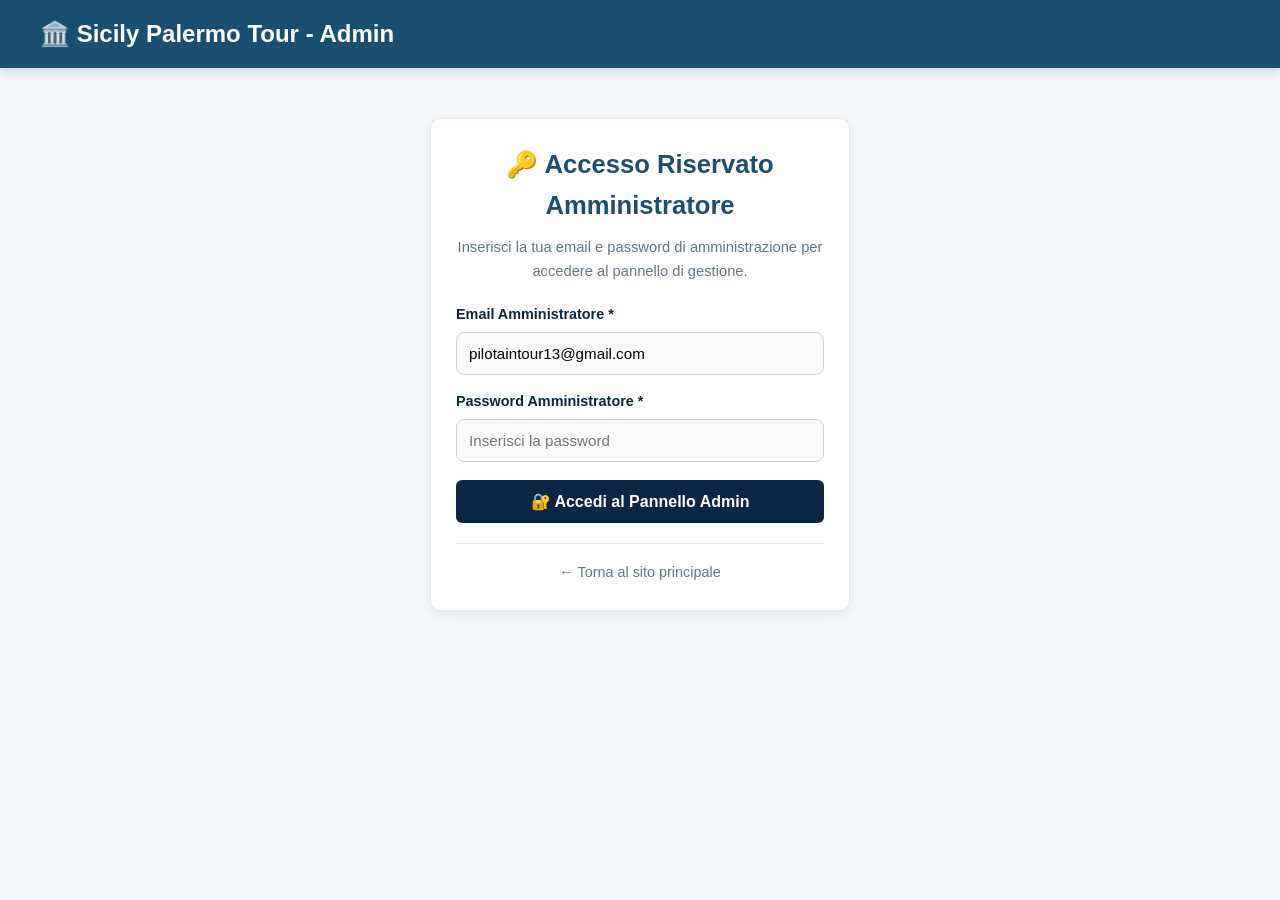
<file: admin/index.html>
<!DOCTYPE html>
<html lang="it">
<head>
    <meta charset="UTF-8">
    <meta name="viewport" content="width=device-width, initial-scale=1.0">
    <title>Sicily Palermo Tour - Pannello Amministrazione</title>
    <link rel="stylesheet" href="admin.css">
</head>
<body>

    <!-- Header Amministrativo -->
    <header class="admin-header">
        <div class="header-container">
            <h1>🏛️ Sicily Palermo Tour - Admin</h1>
            <div id="user-controls">
                <span id="welcome-msg">👤 Admin: pilotaintour13@gmail.com</span>
                <a href="../index.html" class="btn-secondary" target="_blank">👁️ Vedi Sito</a>
            </div>
        </div>
    </header>

    <main class="container">

        <!-- Schermata di Login Amministratore -->
        <section id="login-section" class="card login-card hidden">
            <h2>🔑 Accesso Riservato Amministratore</h2>
            <p style="color: #64748b; font-size: 0.92rem; margin-bottom: 20px;">Inserisci la tua email e password di amministrazione per accedere al pannello di gestione.</p>

            <form id="loginForm" onsubmit="effettuaLogin(event)">
                <div class="form-group" style="margin-bottom: 15px;">
                    <label for="admin-email" style="display: block; font-weight: bold; margin-bottom: 6px; color: #0b2545;">Email Amministratore *</label>
                    <input type="email" id="admin-email" required value="pilotaintour13@gmail.com" placeholder="pilotaintour13@gmail.com" style="width: 100%; padding: 12px; border: 1px solid #cbd5e1; border-radius: 8px;">
                </div>
                <div class="form-group" style="margin-bottom: 18px;">
                    <label for="admin-password" style="display: block; font-weight: bold; margin-bottom: 6px; color: #0b2545;">Password Amministratore *</label>
                    <input type="password" id="admin-password" required placeholder="Inserisci la password" style="width: 100%; padding: 12px; border: 1px solid #cbd5e1; border-radius: 8px;">
                </div>
                <div id="login-error" class="alert-error hidden" style="background:#fee2e2; color:#991b1b; padding:12px; border-radius:8px; margin-bottom:15px; font-weight:bold; font-size:0.88rem;">
                    ⛔ Accesso negato: Email o Password errate.
                </div>
                <button type="submit" class="btn-primary full-width" style="background:#0b2545; padding: 12px; font-size: 1rem; font-weight: bold; width: 100%; cursor: pointer;">🔐 Accedi al Pannello Admin</button>
            </form>

            <div class="login-footer" style="margin-top: 20px; text-align: center;">
                <a href="../index.html" style="color: #64748b; text-decoration: none;">← Torna al sito principale</a>
            </div>
        </section>

        <!-- Pannello Dashboard Amministratore (Aperto di default) -->
        <section id="dashboard-section">

            <!-- Navigazione a Schede Admin -->
            <div class="admin-tabs">
                <button class="tab-btn active" id="tab-itinerari-btn" onclick="mostraSezione('sezione-itinerari', this)">📋 Gestione Itinerari</button>
                <button class="tab-btn" id="tab-prenotazioni-btn" onclick="mostraSezione('sezione-prenotazioni', this)">📥 Prenotazioni (<span id="cnt-prenotazioni-badge">0</span>)</button>
                <button class="tab-btn" id="tab-transazioni-btn" onclick="mostraSezione('sezione-transazioni', this)">💳 Transazioni & Incassi (<span id="cnt-transazioni-badge">0</span>)</button>
                <button class="tab-btn" id="tab-impostazioni-btn" onclick="mostraSezione('sezione-impostazioni', this)">⚙️ Impostazioni Sito</button>
                <button class="tab-btn" id="tab-recensioni-btn" onclick="mostraSezione('sezione-recensioni', this)">⭐ Gestione Recensioni</button>
            </div>

            <!-- SEZIONE 1: Gestione Itinerari -->
            <div id="sezione-itinerari">
                <div class="dashboard-grid">
                    <!-- Colonna Form: Aggiungi / Modifica Itinerario -->
                    <div class="card form-card">
                        <h2 id="form-title">➕ Aggiungi Nuovo Itinerario</h2>
                        <p>Compila i campi sottostanti per pubblicare o aggiornare un tour.</p>

                        <form id="itineraryForm" onsubmit="salvaItinerario(event)">
                            <input type="hidden" id="itinerary-id">

                            <div class="form-group">
                                <label for="title">Titolo dell'Itinerario *</label>
                                <input type="text" id="title" required placeholder="Es. Tour dei Mercati Storici">
                            </div>

                            <div class="form-row">
                                <div class="form-group">
                                    <label for="category">Categoria *</label>
                                    <select id="category" required>
                                        <option value="Storia e Cultura">🏛️ Storia e Cultura</option>
                                        <option value="Street Food">🥙 Street Food</option>
                                        <option value="Mare e Natura">🌊 Mare e Natura</option>
                                        <option value="Esperienze e Tradizioni">🎭 Esperienze e Tradizioni</option>
                                        <option value="Trasporti">🚌 Trasporti & Transfer</option>
                                        <option value="Info">ℹ️ Info & Consigli Utili</option>
                                    </select>
                                </div>

                                <div class="form-group">
                                    <label for="duration">Durata Stimata</label>
                                    <input type="text" id="duration" placeholder="Es. 3 ore / 1 Giorno">
                                </div>
                            </div>

                            <div class="form-row">
                                <div class="form-group">
                                    <label for="price">Prezzo / Info</label>
                                    <input type="text" id="price" placeholder="Es. Da 20€ / Gratuito">
                                </div>

                                <div class="form-group">
                                    <label for="featured">In Evidenza in Home?</label>
                                    <select id="featured">
                                        <option value="true">Sì (In primo piano)</option>
                                        <option value="false">No (Standard)</option>
                                    </select>
                                </div>
                            </div>

                            <!-- Sezione Punti di Raccolta & Incontro Dinamici -->
                            <div class="form-group" style="background: #f0f9ff; padding: 18px; border-radius: 12px; border: 1.5px solid #bae6fd; margin-bottom: 18px;">
                                <div style="display: flex; justify-content: space-between; align-items: center; margin-bottom: 8px; flex-wrap: wrap; gap: 8px;">
                                    <label style="color: #0369a1; font-weight: 800; font-size: 1.02rem; margin: 0;">📍 Punti di Partenza / Raccolta / Incontro</label>
                                    <button type="button" class="btn-primary btn-small" style="background-color: #0284c7; font-weight: 700;" onclick="aggiungiCampoPuntoRaccolta()">
                                        ➕ Aggiungi un altro Punto
                                    </button>
                                </div>
                                <p style="font-size: 0.83rem; color: #0284c7; margin-bottom: 12px;">Inserisci uno o più punti di ritrovo o raccolta per questo tour (es. Piazzale Giotto, Piazza Politeama, Cattedrale, Porto, ecc.).</p>

                                <div id="punti-raccolta-container" style="display: flex; flex-direction: column; gap: 10px; margin-bottom: 14px;">
                                    <!-- Popolato via JS con input + pulsante elimina -->
                                </div>

                                <div class="form-group" style="margin-bottom: 0;">
                                    <label for="meeting-instructions" style="font-weight: 700; font-size: 0.9rem; color: #0b2545;">🎒 Indicazioni &amp; Note per il Ritrovo (Istruzioni per i turisti)</label>
                                    <input type="text" id="meeting-instructions" placeholder="Es. Presentarsi 10 min prima. La guida indossa un cordoncino con badge 'Sicily Palermo Tour'." style="width: 100%; padding: 10px; border: 1px solid #cbd5e1; border-radius: 8px;">
                                </div>
                            </div>

                            <!-- Sezione Posizionamento Speciale Homepage -->
                            <div class="form-group" style="background: #f0fdf4; padding: 15px; border-radius: 10px; border: 1px solid #bbf7d0; margin-bottom: 18px;">
                                <label style="color: #166534; font-weight: 800; font-size: 0.95rem; margin-bottom: 6px; display: block;">⭐🔥 Posizionamento Speciale in Homepage</label>
                                <p style="font-size: 0.82rem; color: #15803d; margin-bottom: 10px;">Seleziona dove vuoi far comparire questo tour in Home:</p>
                                <div style="display: flex; flex-direction: column; gap: 8px;">
                                    <label style="display: flex; align-items: center; gap: 8px; font-weight: 700; font-size: 0.9rem; color: #0b2545; cursor: pointer;">
                                        <input type="checkbox" id="is-consigliato" style="width: 18px; height: 18px; accent-color: #d97706; cursor: pointer;">
                                        ⭐ Mostra nella sezione "Consigliati per Te"
                                    </label>
                                    <label style="display: flex; align-items: center; gap: 8px; font-weight: 700; font-size: 0.9rem; color: #0b2545; cursor: pointer;">
                                        <input type="checkbox" id="is-alla-moda" style="width: 18px; height: 18px; accent-color: #dc2626; cursor: pointer;">
                                        🔥 Mostra nella sezione "Più alla Moda / Trending"
                                    </label>
                                </div>
                            </div>

                            <!-- Sezione Giorni di Disponibilità del Tour -->
                            <div class="form-group" style="background: #fafcfd; padding: 15px; border-radius: 8px; border: 1px solid #e2e8f0; margin-bottom: 18px;">
                                <div style="display: flex; justify-content: space-between; align-items: center; flex-wrap: wrap; gap: 8px; margin-bottom: 8px;">
                                    <label style="color: #1b4f72; margin: 0; font-weight: bold;">🗓️ Giorni di Disponibilità del Tour</label>
                                    <label style="font-size: 0.85rem; color: #0369a1; font-weight: bold; cursor: pointer;">
                                        <input type="checkbox" id="check-all-days" onchange="toggleTuttiGiorni(this.checked)" checked style="accent-color: #1b4f72;"> Seleziona Tutti i Giorni
                                    </label>
                                </div>
                                <p style="font-size: 0.82rem; color: #64748b; margin-bottom: 10px;">Seleziona i giorni della settimana in cui il tour viene effettuato. I giorni non selezionati saranno bloccati nel calendario:</p>
                                <div style="display: flex; flex-wrap: wrap; gap: 8px;" id="giorni-week-container">
                                    <label style="display:flex; align-items:center; gap:6px; background:#ffffff; padding:6px 12px; border-radius:8px; border:1px solid #cbd5e1; font-size:0.88rem; font-weight:600; cursor:pointer;">
                                        <input type="checkbox" name="giorno-check" value="1" checked style="accent-color:#1b4f72;"> Lunedì
                                    </label>
                                    <label style="display:flex; align-items:center; gap:6px; background:#ffffff; padding:6px 12px; border-radius:8px; border:1px solid #cbd5e1; font-size:0.88rem; font-weight:600; cursor:pointer;">
                                        <input type="checkbox" name="giorno-check" value="2" checked style="accent-color:#1b4f72;"> Martedì
                                    </label>
                                    <label style="display:flex; align-items:center; gap:6px; background:#ffffff; padding:6px 12px; border-radius:8px; border:1px solid #cbd5e1; font-size:0.88rem; font-weight:600; cursor:pointer;">
                                        <input type="checkbox" name="giorno-check" value="3" checked style="accent-color:#1b4f72;"> Mercoledì
                                    </label>
                                    <label style="display:flex; align-items:center; gap:6px; background:#ffffff; padding:6px 12px; border-radius:8px; border:1px solid #cbd5e1; font-size:0.88rem; font-weight:600; cursor:pointer;">
                                        <input type="checkbox" name="giorno-check" value="4" checked style="accent-color:#1b4f72;"> Giovedì
                                    </label>
                                    <label style="display:flex; align-items:center; gap:6px; background:#ffffff; padding:6px 12px; border-radius:8px; border:1px solid #cbd5e1; font-size:0.88rem; font-weight:600; cursor:pointer;">
                                        <input type="checkbox" name="giorno-check" value="5" checked style="accent-color:#1b4f72;"> Venerdì
                                    </label>
                                    <label style="display:flex; align-items:center; gap:6px; background:#ffffff; padding:6px 12px; border-radius:8px; border:1px solid #cbd5e1; font-size:0.88rem; font-weight:600; cursor:pointer;">
                                        <input type="checkbox" name="giorno-check" value="6" checked style="accent-color:#1b4f72;"> Sabato
                                    </label>
                                    <label style="display:flex; align-items:center; gap:6px; background:#ffffff; padding:6px 12px; border-radius:8px; border:1px solid #cbd5e1; font-size:0.88rem; font-weight:600; cursor:pointer;">
                                        <input type="checkbox" name="giorno-check" value="0" checked style="accent-color:#1b4f72;"> Domenica
                                    </label>
                                </div>
                            </div>

                            <!-- Sezione Orari di Partenza per il Calendario -->
                            <div class="form-group" style="background: #f8fafc; padding: 15px; border-radius: 8px; border: 1px solid #e2e8f0; margin-bottom: 18px;">
                                <div style="display: flex; justify-content: space-between; align-items: center; flex-wrap: wrap; gap: 8px; margin-bottom: 8px;">
                                    <label style="color: #1b4f72; margin: 0; font-weight: bold;">⏰ Orari di Partenza & Capienza Personalizzata</label>
                                    <button type="button" class="btn-primary btn-small" style="background-color: #1b4f72;" onclick="apriModalTabellaOrari()">
                                        🗓️ Seleziona Orari dalla Tabella (a 15 min)
                                    </button>
                                </div>
                                <p style="font-size: 0.82rem; color: #64748b; margin-bottom: 10px;">Orari attivi per questo tour. Puoi modificare la capienza direttamente dentro ciascuna targhetta:</p>

                                <!-- Lista orari attivi (targhette / chips) -->
                                <div id="orari-active-chips" style="display: flex; flex-wrap: wrap; gap: 8px; min-height: 42px; padding: 10px; background: #ffffff; border: 1px solid #cbd5e1; border-radius: 8px;">
                                    <!-- Popolato via JS -->
                                </div>
                            </div>

                            <!-- Sezione Foto (Upload Multiplo File + URL Web) -->
                            <div class="form-group" style="background: #f8fafc; padding: 15px; border-radius: 8px; border: 1px solid #e2e8f0;">
                                <label style="margin-bottom: 10px; color: #1b4f72;">🖼️ Galleria Foto dell'Itinerario (Scorrevoli)</label>

                                <div style="margin-bottom: 12px;">
                                    <label style="font-size: 0.85rem; color: #64748b; font-weight: normal; display: block; margin-bottom: 6px;">📁 <strong>Opzione A:</strong> Carica foto dal dispositivo (selezione multipla):</label>
                                    <button type="button" class="btn-primary" style="background-color: #1b4f72; width: 100%; padding: 12px; font-size: 0.95rem; display: flex; align-items: center; justify-content: center; gap: 8px;" onclick="document.getElementById('image-file-input').click()">
                                        📸 Seleziona Foto dal Telefono / PC (Multiplo)
                                    </button>
                                    <input type="file" id="image-file-input" accept="image/*" multiple onchange="gestisciCaricamentoFotoMultiple(event)" style="display: none;">
                                    <p style="font-size: 0.78rem; color: #1b4f72; margin-top: 6px; margin-bottom: 0;">💡 <em>Tieni premuto sul telefono per selezionare più foto insieme, oppure aggiungine altre cliccando più volte.</em></p>
                                </div>

                                <div>
                                    <label for="image-url" style="font-size: 0.85rem; color: #64748b; font-weight: normal;">🔗 <strong>Opzione B:</strong> Oppure aggiungi link URL Foto:</label>
                                    <div style="display: flex; gap: 8px; margin-top: 4px;">
                                        <input type="url" id="image-url" placeholder="https://images.unsplash.com/..." style="flex: 1;">
                                        <button type="button" class="btn-secondary btn-small" onclick="aggiungiUrlFoto()">+ Aggiungi</button>
                                    </div>
                                </div>

                                <!-- Griglia Miniature Foto Caricate -->
                                <div id="gallery-preview-container" class="gallery-preview-grid" style="margin-top: 15px;">
                                    <!-- Popolato via JS -->
                                </div>
                            </div>

                            <!-- Builder Tappe Dinamico -->
                            <div class="form-group" style="background: #f8fafc; padding: 15px; border-radius: 8px; border: 1px solid #e2e8f0;">
                                <label style="margin-bottom: 8px; color: #1b4f72;">📍 Tappe e Fermate del Tour</label>
                                <p style="font-size: 0.82rem; color: #64748b; margin-bottom: 12px;">Inserisci le tappe principali del tour. Verranno mostrate con i numeri nel popup del sito:</p>

                                <div id="tappe-input-list" style="display: flex; flex-direction: column; gap: 8px;">
                                    <!-- Generato via JS -->
                                </div>

                                <button type="button" class="btn-secondary btn-small" onclick="aggiungiCampoTappa()" style="margin-top: 12px;">➕ Aggiungi una Tappa</button>
                            </div>

                            <!-- Servizi Inclusi Checkboxes (Allineamento Perfetto) -->
                            <div class="form-group" style="background: #fafcfd; padding: 16px; border-radius: 10px; border: 1px solid #e2e8f0;">
                                <label style="color: #1b4f72; font-weight: 800; font-size: 0.95rem; margin-bottom: 6px;">✓ Servizi Inclusi nel Prezzo del Tour</label>
                                <p style="font-size: 0.82rem; color: #64748b; margin-bottom: 12px;">Seleziona i servizi effettivi inclusi nella quota partecipante:</p>
                                <div style="display: grid; grid-template-columns: repeat(auto-fill, minmax(210px, 1fr)); gap: 10px;">
                                    <label style="display: flex; align-items: center; gap: 8px; font-weight: 600; font-size: 0.88rem; color: #334155; background: #ffffff; padding: 8px 12px; border-radius: 8px; border: 1px solid #cbd5e1; cursor: pointer;">
                                        <input type="checkbox" name="servizio-check" value="Guida Turistica Autorizzata" checked style="width: 16px; height: 16px; accent-color: #1b4f72; cursor: pointer;">
                                        🚩 Guida Turistica Autorizzata
                                    </label>
                                    <label style="display: flex; align-items: center; gap: 8px; font-weight: 600; font-size: 0.88rem; color: #334155; background: #ffffff; padding: 8px 12px; border-radius: 8px; border: 1px solid #cbd5e1; cursor: pointer;">
                                        <input type="checkbox" name="servizio-check" value="Accompagnatore Turistico / Leader" checked style="width: 16px; height: 16px; accent-color: #1b4f72; cursor: pointer;">
                                        🧳 Accompagnatore Turistico
                                    </label>
                                    <label style="display: flex; align-items: center; gap: 8px; font-weight: 600; font-size: 0.88rem; color: #334155; background: #ffffff; padding: 8px 12px; border-radius: 8px; border: 1px solid #cbd5e1; cursor: pointer;">
                                        <input type="checkbox" name="servizio-check" value="Degustazioni & Street Food" style="width: 16px; height: 16px; accent-color: #1b4f72; cursor: pointer;">
                                        🥙 Degustazioni & Food
                                    </label>
                                    <label style="display: flex; align-items: center; gap: 8px; font-weight: 600; font-size: 0.88rem; color: #334155; background: #ffffff; padding: 8px 12px; border-radius: 8px; border: 1px solid #cbd5e1; cursor: pointer;">
                                        <input type="checkbox" name="servizio-check" value="Ingressi Monumenti e Musei" style="width: 16px; height: 16px; accent-color: #1b4f72; cursor: pointer;">
                                        🎟️ Ingressi Monumenti
                                    </label>
                                    <label style="display: flex; align-items: center; gap: 8px; font-weight: 600; font-size: 0.88rem; color: #334155; background: #ffffff; padding: 8px 12px; border-radius: 8px; border: 1px solid #cbd5e1; cursor: pointer;">
                                        <input type="checkbox" name="servizio-check" value="Auricolari Radio Whisper" style="width: 16px; height: 16px; accent-color: #1b4f72; cursor: pointer;">
                                        🎧 Auricolari Radio Whisper
                                    </label>
                                    <label style="display: flex; align-items: center; gap: 8px; font-weight: 600; font-size: 0.88rem; color: #334155; background: #ffffff; padding: 8px 12px; border-radius: 8px; border: 1px solid #cbd5e1; cursor: pointer;">
                                        <input type="checkbox" name="servizio-check" value="Trasporto / Transfer Incluso" style="width: 16px; height: 16px; accent-color: #1b4f72; cursor: pointer;">
                                        🚌 Trasporto / Transfer
                                    </label>
                                    <label style="display: flex; align-items: center; gap: 8px; font-weight: 600; font-size: 0.88rem; color: #334155; background: #ffffff; padding: 8px 12px; border-radius: 8px; border: 1px solid #cbd5e1; cursor: pointer;">
                                        <input type="checkbox" name="servizio-check" value="Assicurazione Tour Inclusa" checked style="width: 16px; height: 16px; accent-color: #1b4f72; cursor: pointer;">
                                        🛡️ Assicurazione Tour
                                    </label>
                                    <label style="display: flex; align-items: center; gap: 8px; font-weight: 600; font-size: 0.88rem; color: #334155; background: #ffffff; padding: 8px 12px; border-radius: 8px; border: 1px solid #cbd5e1; cursor: pointer;">
                                        <input type="checkbox" name="servizio-check" value="Assistenza Dedicata WhatsApp" checked style="width: 16px; height: 16px; accent-color: #1b4f72; cursor: pointer;">
                                        💬 Assistenza WhatsApp
                                    </label>
                                    <label style="display: flex; align-items: center; gap: 8px; font-weight: 600; font-size: 0.88rem; color: #334155; background: #ffffff; padding: 8px 12px; border-radius: 8px; border: 1px solid #cbd5e1; cursor: pointer;">
                                        <input type="checkbox" name="servizio-check" value="Cancellazione Gratuita" checked style="width: 16px; height: 16px; accent-color: #1b4f72; cursor: pointer;">
                                        🔄 Cancellazione Gratuita
                                    </label>
                                </div>
                            </div>

                            <!-- Caratteristiche & Suggerimenti Tour -->
                            <div class="form-group" style="background: #fffbf5; padding: 16px; border-radius: 10px; border: 1px solid #fed7aa; margin-bottom: 18px;">
                                <label style="color: #c2410c; font-weight: 800; font-size: 0.95rem; margin-bottom: 6px;">🏷️ Caratteristiche & Suggerimenti Tour</label>
                                <p style="font-size: 0.82rem; color: #9a3412; margin-bottom: 12px;">Tag e raccomandazioni utili per i turisti durante la prenotazione:</p>
                                <div style="display: grid; grid-template-columns: repeat(auto-fill, minmax(210px, 1fr)); gap: 10px;">
                                    <label style="display: flex; align-items: center; gap: 8px; font-weight: 600; font-size: 0.88rem; color: #9a3412; background: #ffffff; padding: 8px 12px; border-radius: 8px; border: 1px solid #fed7aa; cursor: pointer;">
                                        <input type="checkbox" name="servizio-check" value="Adatto a Famiglie & Bambini" checked style="width: 16px; height: 16px; accent-color: #c2410c; cursor: pointer;">
                                        👨‍👩‍👧‍👦 Adatto a Famiglie
                                    </label>
                                    <label style="display: flex; align-items: center; gap: 8px; font-weight: 600; font-size: 0.88rem; color: #9a3412; background: #ffffff; padding: 8px 12px; border-radius: 8px; border: 1px solid #fed7aa; cursor: pointer;">
                                        <input type="checkbox" name="servizio-check" value="Accessibile Sedia a Rotelle" style="width: 16px; height: 16px; accent-color: #c2410c; cursor: pointer;">
                                        ♿ Accesso Disabili / Sedia a Rotelle
                                    </label>
                                    <label style="display: flex; align-items: center; gap: 8px; font-weight: 600; font-size: 0.88rem; color: #9a3412; background: #ffffff; padding: 8px 12px; border-radius: 8px; border: 1px solid #fed7aa; cursor: pointer;">
                                        <input type="checkbox" name="servizio-check" value="Pet Friendly (Animali Ammessi)" style="width: 16px; height: 16px; accent-color: #c2410c; cursor: pointer;">
                                        🐾 Pet Friendly (Animali)
                                    </label>
                                    <label style="display: flex; align-items: center; gap: 8px; font-weight: 600; font-size: 0.88rem; color: #9a3412; background: #ffffff; padding: 8px 12px; border-radius: 8px; border: 1px solid #fed7aa; cursor: pointer;">
                                        <input type="checkbox" name="servizio-check" value="Camminata Facile Pianeggiante" checked style="width: 16px; height: 16px; accent-color: #c2410c; cursor: pointer;">
                                        🚶 Camminata Facile
                                    </label>
                                    <label style="display: flex; align-items: center; gap: 8px; font-weight: 600; font-size: 0.88rem; color: #9a3412; background: #ffffff; padding: 8px 12px; border-radius: 8px; border: 1px solid #fed7aa; cursor: pointer;">
                                        <input type="checkbox" name="servizio-check" value="Tour Multilingua (ITA/ENG)" checked style="width: 16px; height: 16px; accent-color: #c2410c; cursor: pointer;">
                                        🌐 Tour Multilingua
                                    </label>
                                </div>
                            </div>

                            <div class="form-group">
                                <label for="short-desc">Descrizione Breve (Per la scheda in Home) *</label>
                                <textarea id="short-desc" rows="2" required placeholder="Una o due frasi di presentazione del tour..."></textarea>
                            </div>

                            <div class="form-group">
                                <label for="full-desc">Descrizione Dettagliata Generale *</label>
                                <textarea id="full-desc" rows="4" required placeholder="Spiegazione generale del tour e storia dei luoghi..."></textarea>
                            </div>

                            <div class="button-group">
                                <button type="submit" class="btn-primary" id="save-btn">💾 Salva Itinerario</button>
                                <button type="button" class="btn-secondary hidden" id="cancel-edit-btn" onclick="annullaModifica()">Annulla Modifica</button>
                            </div>
                        </form>
                    </div>

                    <!-- Colonna Elenco Itinerari -->
                    <div class="card list-card">
                        <div class="list-header" style="flex-wrap: wrap; gap: 8px;">
                            <h2>📋 Itinerari Caricati (<span id="itinerary-count">0</span>)</h2>
                            <span style="background: #dcfce7; color: #166534; font-size: 0.82rem; padding: 6px 12px; border-radius: 20px; font-weight: bold; border: 1px solid #bbf7d0; display: inline-flex; align-items: center; gap: 4px;">🟢 Sincronizzato in Tempo Reale nel Cloud</span>
                        </div>

                        <div id="itineraries-list" class="itineraries-list">
                            <!-- Verrà popolato dinamicamente via JS -->
                        </div>
                    </div>
                </div>
            </div>

            <!-- SEZIONE 2: Gestione Prenotazioni Ricevute -->
            <div id="sezione-prenotazioni" class="card hidden">
                <div style="display: flex; justify-content: space-between; align-items: center; margin-bottom: 20px; flex-wrap: wrap; gap: 10px;">
                    <div>
                        <h2 style="color: #1b4f72; margin: 0;">📥 Prenotazioni Ricevute dai Clienti</h2>
                        <p style="color: #64748b; font-size: 0.9rem; margin: 4px 0 0 0;">Visualizza e gestisci le richieste di prenotazione inviate via web e WhatsApp.</p>
                    </div>
                    <button class="btn-secondary btn-small" onclick="caricaPrenotazioniAdmin()">🔄 Aggiorna Lista</button>
                </div>

                <div id="admin-bookings-list">
                    <!-- Popolato via JS -->
                </div>
            </div>

            <!-- SEZIONE 3: Transazioni & Incassi Stripe -->
            <div id="sezione-transazioni" class="hidden">
                <!-- Popolato via JS da admin-transazioni.js -->
            </div>

            <!-- SEZIONE 4: Gestione Recensioni -->
            <div id="sezione-recensioni" class="card hidden">
                <div style="display: flex; justify-content: space-between; align-items: center; margin-bottom: 20px; flex-wrap: wrap; gap: 10px;">
                    <div>
                        <h2 style="color: #1b4f72; margin: 0;">⭐ Gestione Recensioni Clienti</h2>
                        <p style="color: #64748b; font-size: 0.9rem; margin: 4px 0 0 0;">Visualizza e modera tutte le recensioni pubblicate nel Cloud per tutti i visitatori.</p>
                    </div>
                    <button class="btn-secondary btn-small" onclick="caricaRecensioniAdmin()">🔄 Aggiorna Recensioni</button>
                </div>

                <div id="admin-recensioni-list">
                    <!-- Popolato via JS -->
                </div>
            </div>

            <!-- SEZIONE 3: Impostazioni Sito -->
            <div id="sezione-impostazioni" class="card hidden">
                <h2 style="color: #1b4f72; font-size: 1.5rem; margin-bottom: 8px;">⚙️ Impostazioni del Sito</h2>
                <p style="color: #64748b; font-size: 0.95rem; margin-bottom: 25px;">Seleziona la configurazione che desideri modificare:</p>

                <div class="settings-list">
                    <!-- Voce Lista 0: Password Admin -->
                    <div class="settings-item">
                        <div class="settings-item-header" onclick="toggleSettingBox('box-admin-password')">
                            <div style="display: flex; align-items: center; gap: 10px;">
                                <span style="font-size: 1.2rem;">🔑</span>
                                <strong style="color: #1b4f72; font-size: 1.05rem;">Cambia Password di Accesso Admin</strong>
                            </div>
                            <span id="arrow-box-admin-password" class="settings-arrow">▼</span>
                        </div>
                        <div id="box-admin-password" class="settings-item-body hidden">
                            <p style="font-size: 0.9rem; color: #475569; margin-bottom: 12px;">Inserisci la nuova password per l'accesso al tuo pannello admin:</p>
                            <div style="display: flex; flex-direction: column; gap: 12px; max-width: 500px;">
                                <input type="password" id="nuova-password-input" placeholder="Nuova Password (es. MiaPassword123!)" style="width: 100%; padding: 10px; border: 1px solid #cbd5e1; border-radius: 6px;">
                                <button onclick="salvaNuovaPasswordAdmin()" class="btn-primary" style="background-color: #0b2545; padding: 10px 20px;">💾 Salva Nuova Password</button>
                            </div>
                        </div>
                    </div>

                    <!-- Voce Lista 1: WhatsApp -->
                    <div class="settings-item" style="margin-top: 15px;">
                        <div class="settings-item-header" onclick="toggleSettingBox('box-whatsapp')">
                            <div style="display: flex; align-items: center; gap: 10px;">
                                <span style="font-size: 1.2rem;">📱</span>
                                <strong style="color: #1b4f72; font-size: 1.05rem;">Configurazione WhatsApp</strong>
                            </div>
                            <span id="arrow-box-whatsapp" class="settings-arrow">▼</span>
                        </div>
                        <div id="box-whatsapp" class="settings-item-body hidden">
                            <p style="font-size: 0.9rem; color: #475569; margin-bottom: 12px;">Inserisci il numero di telefono a cui i turisti invieranno i messaggi (prefisso incluso, es. <code>393401234567</code>):</p>
                            <div style="display: flex; gap: 12px; max-width: 500px; flex-wrap: wrap;">
                                <input type="text" id="wa-number-input" aria-label="Numero WhatsApp" placeholder="Es. 393401234567" style="flex: 1; min-width: 200px; padding: 10px; border: 1px solid #cbd5e1; border-radius: 6px;">
                                <button onclick="salvaNumeroWhatsApp()" class="btn-primary" style="background-color: #25d366;">💾 Salva Numero</button>
                            </div>
                        </div>
                    </div>

                    <!-- Voce Lista 2: Stripe Keys -->
                    <div class="settings-item" style="margin-top: 15px;">
                        <div class="settings-item-header" onclick="toggleSettingBox('box-stripe')">
                            <div style="display: flex; align-items: center; gap: 10px;">
                                <span style="font-size: 1.2rem;">💳</span>
                                <strong style="color: #1b4f72; font-size: 1.05rem;">Configurazione Carte & Stripe API Keys</strong>
                            </div>
                            <span id="arrow-box-stripe" class="settings-arrow">▼</span>
                        </div>
                        <div id="box-stripe" class="settings-item-body hidden">
                            <p style="font-size: 0.9rem; color: #475569; margin-bottom: 12px;">Incolla le tue chiavi ufficiali di Stripe per la gestione delle Pre-Autorizzazioni (blocco importo in sospeso):</p>
                            <div style="display: flex; flex-direction: column; gap: 12px; max-width: 600px;">
                                <div>
                                    <label style="display: block; font-weight: bold; font-size: 0.85rem; color: #0b2545; margin-bottom: 4px;">Stripe Publishable Key (pk_test_... o pk_live_...):</label>
                                    <input type="text" id="stripe-pk-input" placeholder="pk_test_..." style="width: 100%; padding: 10px; border: 1px solid #cbd5e1; border-radius: 6px; font-family: monospace;">
                                </div>
                                <div>
                                    <label style="display: block; font-weight: bold; font-size: 0.85rem; color: #0b2545; margin-bottom: 4px;">Stripe Secret Key (sk_test_... o sk_live_...):</label>
                                    <input type="password" id="stripe-sk-input" placeholder="sk_test_..." style="width: 100%; padding: 10px; border: 1px solid #cbd5e1; border-radius: 6px; font-family: monospace;">
                                </div>
                                <div>
                                    <button onclick="salvaChiaviStripe()" class="btn-primary" style="background-color: #0b2545; padding: 10px 20px;">💾 Salva Chiavi Stripe</button>
                                </div>
                            </div>
                        </div>
                    </div>

                    <!-- Voce Lista 3: Brevo Email Key -->
                    <div class="settings-item" style="margin-top: 15px;">
                        <div class="settings-item-header" onclick="toggleSettingBox('box-brevo')">
                            <div style="display: flex; align-items: center; gap: 10px;">
                                <span style="font-size: 1.2rem;">📬</span>
                                <strong style="color: #1b4f72; font-size: 1.05rem;">Configurazione Email Automatiche Brevo</strong>
                            </div>
                            <span id="arrow-box-brevo" class="settings-arrow">▼</span>
                        </div>
                        <div id="box-brevo" class="settings-item-body hidden">
                            <p style="font-size: 0.9rem; color: #475569; margin-bottom: 12px;">Incolla la tua API Key di Brevo per l'invio automatico delle email di conferma ai turisti ed a te stesso:</p>
                            <div style="display: flex; flex-direction: column; gap: 12px; max-width: 600px;">
                                <div>
                                    <label style="display: block; font-weight: bold; font-size: 0.85rem; color: #0b2545; margin-bottom: 4px;">Brevo API Key (xkeysib-...):</label>
                                    <input type="text" id="brevo-key-input" placeholder="xkeysib-..." style="width: 100%; padding: 10px; border: 1px solid #cbd5e1; border-radius: 6px; font-family: monospace;">
                                </div>
                                <div>
                                    <button onclick="salvaChiaveBrevo()" class="btn-primary" style="background-color: #009255; padding: 10px 20px;">💾 Salva Chiave Brevo Email</button>
                                </div>
                            </div>
                        </div>
                    </div>

                    <!-- Voce Lista 4: Foto Sfondo Copertina Homepage -->
                    <div class="settings-item" style="margin-top: 15px;">
                        <div class="settings-item-header" onclick="toggleSettingBox('box-hero-photos')">
                            <div style="display: flex; align-items: center; gap: 10px;">
                                <span style="font-size: 1.2rem;">🖼️</span>
                                <strong style="color: #1b4f72; font-size: 1.05rem;">Foto Sfondo Copertina Homepage (Hero Slider)</strong>
                            </div>
                            <span id="arrow-box-hero-photos" class="settings-arrow">▼</span>
                        </div>
                        <div id="box-hero-photos" class="settings-item-body hidden">
                            <p style="font-size: 0.9rem; color: #475569; margin-bottom: 12px;">Scegli e gestisci le foto che scorrono sullo sfondo della copertina principale del sito:</p>
                            <div style="display: flex; flex-direction: column; gap: 14px; max-width: 650px;">
                                <div>
                                    <button type="button" class="btn-primary" style="background:#1b4f72;" onclick="document.getElementById('hero-file-input').click()">📸 Carica Foto dal Telefono / PC (Multiplo)</button>
                                    <input type="file" id="hero-file-input" accept="image/*" multiple onchange="gestisciCaricamentoFotoHero(event)" style="display:none;">
                                </div>
                                <div>
                                    <label style="font-size: 0.85rem; color: #64748b;">🔗 Oppure incolla un Link URL Foto:</label>
                                    <div style="display: flex; gap: 8px; margin-top: 4px;">
                                        <input type="url" id="hero-photo-url-input" placeholder="https://images.unsplash.com/..." style="flex: 1; padding: 8px; border: 1px solid #cbd5e1; border-radius: 6px;">
                                        <button type="button" class="btn-secondary btn-small" onclick="aggiungiUrlFotoHero()">+ Aggiungi</button>
                                    </div>
                                </div>
                                <div id="hero-gallery-preview" style="display: flex; flex-wrap: wrap; gap: 10px; margin-top: 10px;"></div>
                                <div>
                                    <button type="button" onclick="salvaFotoHero()" class="btn-primary" style="background-color: #0b2545; padding: 10px 20px;">💾 Salva & Pubblica Foto Sfondo Copertina</button>
                                </div>
                            </div>
                        </div>
                    </div>

                    <!-- Voce Lista 4: Personalizzazione Template Email -->
                    <div class="settings-item" style="margin-top: 15px;">
                        <div class="settings-item-header" onclick="toggleSettingBox('box-email-template')">
                            <div style="display: flex; align-items: center; gap: 10px;">
                                <span style="font-size: 1.2rem;">📩</span>
                                <strong style="color: #1b4f72; font-size: 1.05rem;">Personalizza Testi Email di Conferma Turisti</strong>
                            </div>
                            <span id="arrow-box-email-template" class="settings-arrow">▼</span>
                        </div>
                        <div id="box-email-template" class="settings-item-body hidden">
                            <p style="font-size: 0.9rem; color: #475569; margin-bottom: 12px;">Modifica liberamente i testi, i saluti e le istruzioni che verranno inviate via email ai turisti quando prenotano:</p>
                            <div style="display: flex; flex-direction: column; gap: 14px; max-width: 650px;">
                                <div>
                                    <label style="display: block; font-weight: bold; font-size: 0.88rem; color: #0b2545; margin-bottom: 4px;">Oggetto dell'Email:</label>
                                    <input type="text" id="email-template-subject" placeholder="Oggetto dell'email..." style="width: 100%; padding: 10px; border: 1px solid #cbd5e1; border-radius: 6px;">
                                </div>
                                <div>
                                    <label style="display: block; font-weight: bold; font-size: 0.88rem; color: #0b2545; margin-bottom: 4px;">Messaggio di Benvenuto (Iniziale):</label>
                                    <textarea id="email-template-welcome" rows="2" style="width: 100%; padding: 10px; border: 1px solid #cbd5e1; border-radius: 6px;"></textarea>
                                </div>
                                <div>
                                    <label style="display: block; font-weight: bold; font-size: 0.88rem; color: #0b2545; margin-bottom: 4px;">🎒 Istruzioni & Avvisi per il Tour (Punto di Ritrovo, Scarpe, ecc.):</label>
                                    <textarea id="email-template-instructions" rows="3" style="width: 100%; padding: 10px; border: 1px solid #cbd5e1; border-radius: 6px;"></textarea>
                                </div>
                                <div>
                                    <label style="display: block; font-weight: bold; font-size: 0.88rem; color: #0b2545; margin-bottom: 4px;">Messaggio di Chiusura / Saluto Finale:</label>
                                    <textarea id="email-template-footer" rows="2" style="width: 100%; padding: 10px; border: 1px solid #cbd5e1; border-radius: 6px;"></textarea>
                                </div>
                                <div style="display: flex; gap: 10px; flex-wrap: wrap; margin-top: 5px;">
                                    <button onclick="salvaTemplateEmailDaAdmin()" class="btn-primary" style="background-color: #0b2545; padding: 10px 20px;">💾 Salva Testi Email</button>
                                    <button onclick="ripristinaTemplateEmailDefault()" class="btn-secondary" style="padding: 10px 16px;">🔄 Ripristina Default</button>
                                </div>
                            </div>
                        </div>
                    </div>

                    <!-- In futuro potremo aggiungere altre opzioni qui nella lista -->
                </div>
            </div>

        </section>

    </main>

    <!-- Popup Modale Tabella Selettore Orari 15 min -->
    <div id="modal-tabella-orari" class="modal-overlay hidden" onclick="chiudiModalTabellaOrari(event)">
        <div class="modal-content" onclick="event.stopPropagation()" style="max-width: 620px; padding: 25px; border-radius: 12px;">
            <div style="display: flex; justify-content: space-between; align-items: center; margin-bottom: 15px; border-bottom: 2px solid #e2e8f0; padding-bottom: 10px;">
                <h3 style="color: #1b4f72; margin: 0; font-size: 1.3rem;">🗓️ Seleziona Orari di Partenza (Tabella 15 min)</h3>
                <button type="button" onclick="chiudiModalTabellaOrari()" style="background: transparent; border: none; font-size: 1.8rem; cursor: pointer; color: #64748b;">&times;</button>
            </div>

            <p style="font-size: 0.88rem; color: #64748b; margin-bottom: 12px;">Imposta la capienza e clicca sulle celle per attivarli. Le celle blu con <strong>✓</strong> sono gli orari attivi con la loro capienza:</p>

            <!-- Selettore Capienza e Pulizia Orari -->
            <div style="background: #f0f9ff; padding: 12px 15px; border-radius: 8px; border: 1px solid #bae6fd; margin-bottom: 15px; display: flex; align-items: center; justify-content: space-between; flex-wrap: wrap; gap: 10px;">
                <div style="display: flex; align-items: center; gap: 8px;">
                    <label for="capienza-selezione-input" style="font-weight: bold; color: #0369a1; font-size: 0.9rem;">🎯 Capienza per gli orari da cliccare:</label>
                    <input type="number" id="capienza-selezione-input" value="15" min="1" max="200" style="width: 70px; padding: 6px; border: 1px solid #cbd5e1; border-radius: 6px; font-weight: bold; text-align: center;">
                    <span style="font-size: 0.85rem; color: #0369a1; font-weight: 600;">persone max</span>
                </div>
                <button type="button" class="btn-danger btn-small" onclick="applicaPresetOrari('reset')">🧹 Deseleziona Tutti</button>
            </div>

            <!-- Tabella Orari (Ore sulle righe, Minuti :00 :15 :30 :45 sulle colonne) -->
            <div style="max-height: 380px; overflow-y: auto; border: 1px solid #cbd5e1; border-radius: 8px;">
                <table style="width: 100%; border-collapse: collapse; text-align: center; font-size: 0.88rem;">
                    <thead>
                        <tr style="background: #1b4f72; color: white; position: sticky; top: 0; z-index: 5;">
                            <th style="padding: 10px; border: 1px solid #0f3654; width: 80px;">Ora</th>
                            <th style="padding: 10px; border: 1px solid #0f3654;">:00</th>
                            <th style="padding: 10px; border: 1px solid #0f3654;">:15</th>
                            <th style="padding: 10px; border: 1px solid #0f3654;">:30</th>
                            <th style="padding: 10px; border: 1px solid #0f3654;">:45</th>
                        </tr>
                    </thead>
                    <tbody id="orari-table-body">
                        <!-- Popolato dinamicamente via JS -->
                    </tbody>
                </table>
            </div>

            <div style="margin-top: 18px; text-align: right;">
                <button type="button" class="btn-primary" style="background-color: #1b4f72; padding: 10px 22px; font-weight: bold;" onclick="chiudiModalTabellaOrari()">
                    ✅ Salva e Chiudi Tabella
                </button>
            </div>
        </div>
    </div>

    <script src="https://js.stripe.com/v3/"></script>
    <script src="../prenotazioni/stripe-payment.js?v=3"></script>
    <script src="../cloud/cloud-db.js?v=3"></script>
    <script src="../cloud/cloud-admin.js?v=3"></script>
    <script src="../email/email-service.js?v=3"></script>
    <script src="../email/emailedit.js?v=3"></script>
    <script src="admin-itinerari.js?v=3"></script>
    <script src="admin-archivio.js?v=3"></script>
    <script src="admin-prenotazioni.js?v=3"></script>
    <script src="admin-transazioni.js?v=3"></script>
    <script src="admin-impostazioni.js?v=3"></script>
    <script src="admin-recensioni.js?v=3"></script>
    <script src="admin.js?v=3"></script>
</body>
</html>
</file>
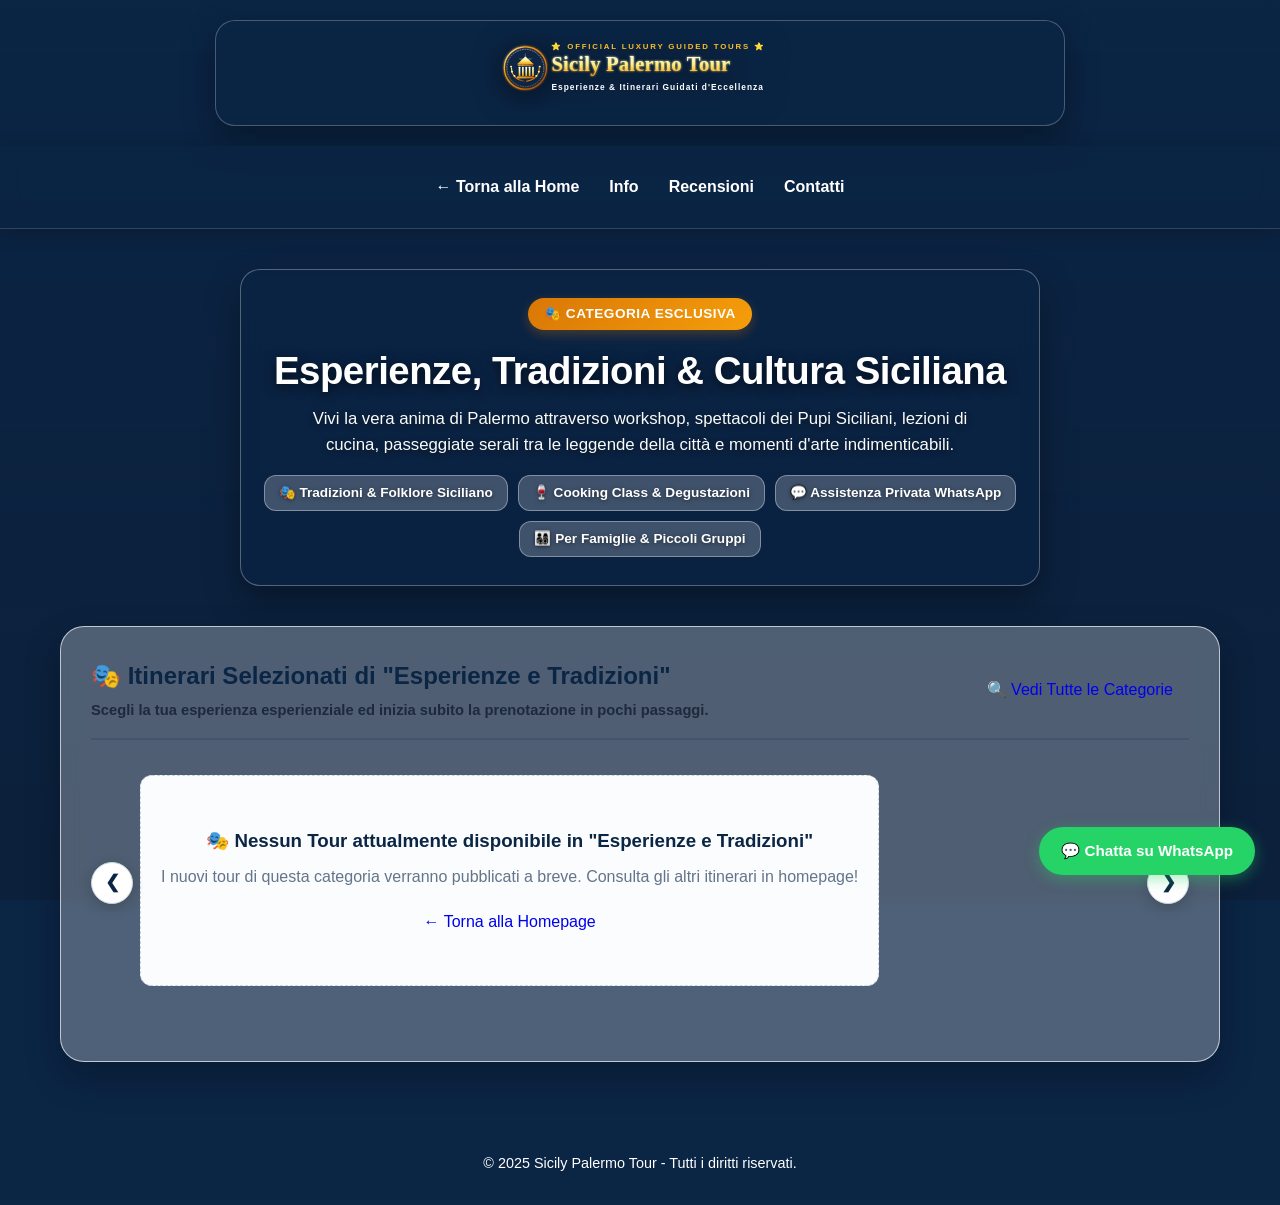
<file: categorie/esperienze.html>
<!DOCTYPE html>
<html lang="it">
<head>
    <meta charset="UTF-8">
    <meta name="viewport" content="width=device-width, initial-scale=1.0">
    <title>Esperienze e Tradizioni - Palermo Tour | Sicily Palermo Tour</title>
    <link rel="stylesheet" href="../style.css">
    <link rel="stylesheet" href="../itinerari/itinerari.css">
    <link rel="stylesheet" href="../whatsapp/whatsapp.css">
    <link rel="stylesheet" href="categoria.css">
    <link rel="stylesheet" href="../mobile-adapt.css">
</head>
<body class="full-bg-page" style="background-image: url('https://images.unsplash.com/photo-1533105079780-92b9be482077?auto=format&fit=crop&w=1920&q=80');">

    <!-- Header e Navigazione con Logo Ufficiale Centrato -->
    <header style="padding: 20px 15px 10px 15px;">
        <div style="max-width: 850px; margin: 0 auto; text-align: center; background: rgba(11, 37, 69, 0.82); border: 1.5px solid rgba(255, 255, 255, 0.25); border-radius: 20px; padding: 18px 20px; backdrop-filter: blur(12px); box-shadow: 0 12px 32px rgba(0,0,0,0.35); position: relative;">
            <a href="../index.html" style="text-decoration: none; display: inline-block;">
                <img src="../logo.svg" alt="Sicily Palermo Tour Logo" style="max-width: 820px; width: 95%; height: auto; filter: drop-shadow(0 4px 15px rgba(0,0,0,0.6)); display: block; margin: 0 auto;">
            </a>
        </div>
    </header>

    <nav style="background: rgba(11, 37, 69, 0.75); backdrop-filter: blur(10px); border-bottom: 1px solid rgba(255,255,255,0.15); margin-top: 10px; width: 100%; text-align: center;">
        <ul style="display: flex; justify-content: center; align-items: center; gap: 30px; list-style: none; margin: 0 auto; padding: 14px 15px; flex-wrap: wrap; text-align: center;">
            <li><a href="../index.html" style="color: #ffffff; text-decoration: none; font-weight: bold; font-size: 1rem;">← Torna alla Home</a></li>
            <li><a href="info.html" style="color: #ffffff; text-decoration: none; font-weight: bold; font-size: 1rem;">Info</a></li>
            <li><a href="../index.html#recensioni" style="color: #ffffff; text-decoration: none; font-weight: bold; font-size: 1rem;">Recensioni</a></li>
            <li><a href="../index.html#contatti" style="color: #ffffff; text-decoration: none; font-weight: bold; font-size: 1rem;">Contatti</a></li>
        </ul>
    </nav>

    <!-- HERO BANNER DEDICATO ALLA CATEGORIA ESPERIENZE E TRADIZIONI -->
    <section class="category-hero">
        <div class="category-hero-content">
            <span class="category-badge">🎭 Categoria Esclusiva</span>
            <h1 class="category-title">Esperienze, Tradizioni & Cultura Siciliana</h1>
            <p class="category-description">
                Vivi la vera anima di Palermo attraverso workshop, spettacoli dei Pupi Siciliani, lezioni di cucina, passeggiate serali tra le leggende della città e momenti d'arte indimenticabili.
            </p>

            <div class="category-stats-pills">
                <span class="stat-pill">🎭 Tradizioni & Folklore Siciliano</span>
                <span class="stat-pill">🍷 Cooking Class & Degustazioni</span>
                <span class="stat-pill">💬 Assistenza Privata WhatsApp</span>
                <span class="stat-pill">👨‍👩‍👧‍👦 Per Famiglie & Piccoli Gruppi</span>
            </div>
        </div>
    </section>

    <!-- MAIN CONTAINER GRIGLIA TOUR ESPERIENZE -->
    <main class="category-main-container">
        <div class="category-section-card">

            <div style="display: flex; justify-content: space-between; align-items: center; margin-bottom: 25px; border-bottom: 2px solid rgba(11, 37, 69, 0.15); padding-bottom: 15px; flex-wrap: wrap; gap: 10px;">
                <div>
                    <h2 style="color: #0b2545; margin: 0; font-size: 1.5rem; font-weight: 800;">
                        🎭 Itinerari Selezionati di "Esperienze e Tradizioni"
                    </h2>
                    <p style="color: #1e293b; font-size: 0.92rem; font-weight: 600; margin: 4px 0 0 0;">
                        Scegli la tua esperienza esperienziale ed inizia subito la prenotazione in pochi passaggi.
                    </p>
                </div>

                <a href="../index.html#itinerari" class="btn-secondary btn-small" style="text-decoration: none; padding: 8px 16px;">
                    🔍 Vedi Tutte le Categorie
                </a>
            </div>

            <!-- Slider Orizzontale Tour della Categoria Stile GetYourGuide -->
            <div class="grid-wrapper">
                <button type="button" class="slider-nav-btn left" onclick="scorriSliderOrizzontale('category-tours-grid', -310)" title="Scorri a sinistra">❮</button>
                <div id="category-tours-grid" class="grid">
                    <!-- Popolato via JavaScript -->
                </div>
                <button type="button" class="slider-nav-btn right" onclick="scorriSliderOrizzontale('category-tours-grid', 310)" title="Scorri a destra">❯</button>
            </div>

        </div>
    </main>

    <!-- Floating WhatsApp Button -->
    <a href="https://wa.me/393401234567" class="whatsapp-float" target="_blank" title="Scrivici su WhatsApp">
        💬 Chatta su WhatsApp
    </a>

    <!-- Footer -->
    <footer style="background: #0b2545; color: white; padding: 30px 20px; text-align: center; font-size: 0.9rem;">
        <p>&copy; 2025 Sicily Palermo Tour - Tutti i diritti riservati.</p>
    </footer>

    <!-- Scripts -->
    <script src="../cloud/cloud-db.js"></script>
    <script src="../itinerari/itinerari-data.js"></script>
    <script src="../translate/translator.js"></script>

    <script>
        document.addEventListener('DOMContentLoaded', () => {
            const containerGrid = document.getElementById('category-tours-grid');

            function caricaTourEsperienze() {
                const tuttiItinerari = getItinerari();
                const tourEsperienze = tuttiItinerari.filter(i => i.category === 'Esperienze e Tradizioni');

                if (!tourEsperienze || tourEsperienze.length === 0) {
                    containerGrid.innerHTML = `
                        <div style="grid-column: 1/-1; text-align: center; padding: 50px 20px; background: #fafcfd; border-radius: 12px; border: 1.5px dashed #cbd5e1;">
                            <h3 style="color: #0b2545; margin-bottom: 8px;">🎭 Nessun Tour attualmente disponibile in "Esperienze e Tradizioni"</h3>
                            <p style="color: #64748b; margin-bottom: 20px;">I nuovi tour di questa categoria verranno pubblicati a breve. Consulta gli altri itinerari in homepage!</p>
                            <a href="../index.html" class="btn-primary" style="text-decoration: none; padding: 10px 20px;">← Torna alla Homepage</a>
                        </div>
                    `;
                    return;
                }

                containerGrid.innerHTML = tourEsperienze.map(tour => `
                    <div class="card">
                        ${generaHtmlCarosello(tour, 'cat')}
                        <div class="card-content">
                            <div class="badges-row">
                                <span class="badge">🎭 Esperienze e Tradizioni</span>
                                ${tour.images && tour.images.length > 1 ? `<span class="badge" style="background:#e0f2fe; color:#0369a1;">📷 ${tour.images.length} Foto</span>` : ''}
                                ${String(tour.featured) === 'true' ? '<span class="badge badge-star">⭐ In Evidenza</span>' : ''}
                            </div>
                            <h3>${escapeHtml(tour.title)}</h3>
                            <p class="card-desc">${escapeHtml(tour.shortDescription || tour.fullDescription || '')}</p>

                            <div class="card-chips">
                                <span>⏱️ ${escapeHtml(tour.duration || '3 Ore')}</span>
                                <span>💰 ${escapeHtml(tour.price || 'Da 25€')}</span>
                                <span>📍 ${escapeHtml(tour.meetingPoint || 'Palermo Centro')}</span>
                            </div>

                            <div class="card-footer">
                                <a href="../index.html?openModal=${tour.id}" class="btn-tour" style="text-decoration: none; display: block; text-align: center;">🎟️ Dettagli &amp; Prenota</a>
                            </div>
                        </div>
                    </div>
                `).join('');
            }

            caricaTourEsperienze();

            if (window.cloudDB) {
                window.cloudDB.fetchItinerariCloud().then(() => {
                    caricaTourEsperienze();
                });
            }
        });
    </script>
</body>
</html>
</file>
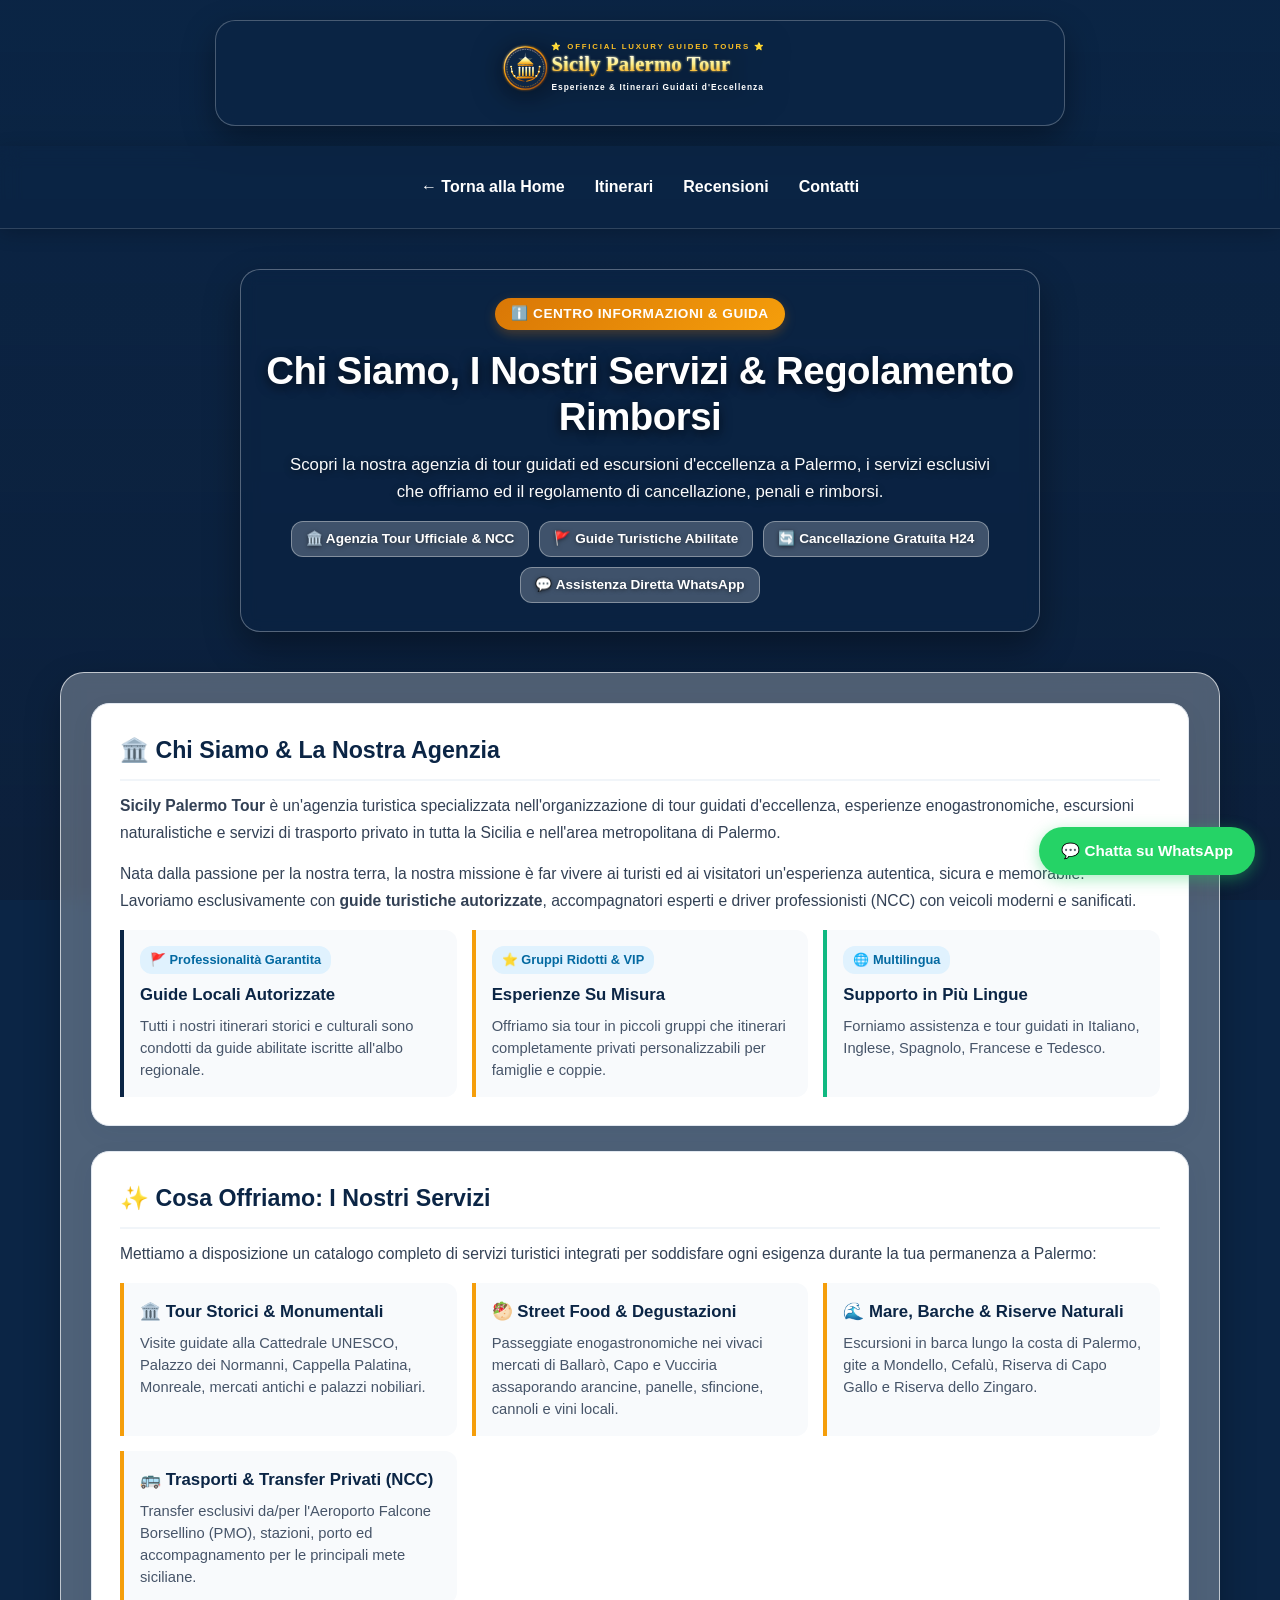
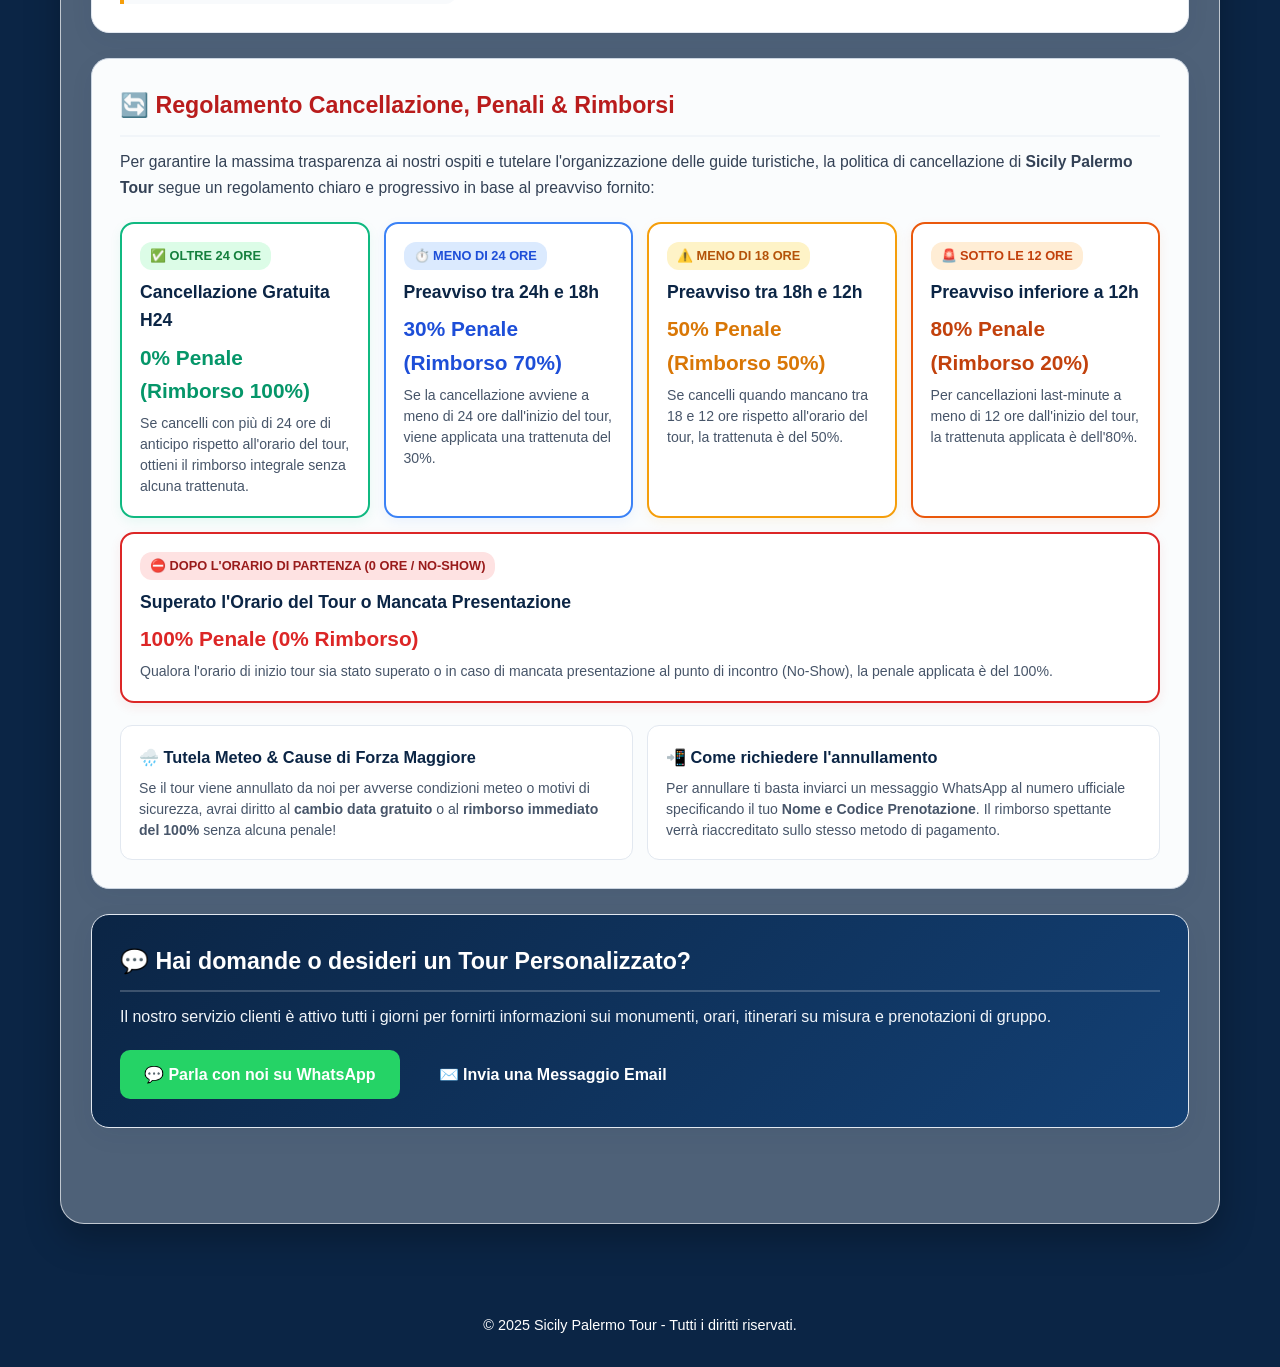
<file: categorie/info.html>
<!DOCTYPE html>
<html lang="it">
<head>
    <meta charset="UTF-8">
    <meta name="viewport" content="width=device-width, initial-scale=1.0">
    <title>Informazioni, Chi Siamo & Regolamento Rimborsi - Sicily Palermo Tour</title>
    <link rel="stylesheet" href="../style.css">
    <link rel="stylesheet" href="../itinerari/itinerari.css">
    <link rel="stylesheet" href="../whatsapp/whatsapp.css">
    <link rel="stylesheet" href="categoria.css">
    <link rel="stylesheet" href="../mobile-adapt.css">
    <style>
        .info-card-block {
            background: #ffffff;
            border-radius: 18px;
            padding: 28px;
            margin-bottom: 25px;
            border: 1px solid #e2e8f0;
            box-shadow: 0 8px 25px rgba(11, 37, 69, 0.06);
            transition: transform 0.2s ease, box-shadow 0.2s ease;
        }
        .info-card-block:hover {
            box-shadow: 0 12px 30px rgba(11, 37, 69, 0.12);
        }
        .info-block-title {
            color: #0b2545;
            font-size: 1.45rem;
            font-weight: 800;
            margin-top: 0;
            margin-bottom: 12px;
            display: flex;
            align-items: center;
            gap: 10px;
            border-bottom: 2px solid #f1f5f9;
            padding-bottom: 10px;
        }
        .info-block-text {
            color: #334155;
            font-size: 0.98rem;
            line-height: 1.7;
            margin-bottom: 15px;
        }
        .info-list-grid {
            display: grid;
            grid-template-columns: repeat(auto-fit, minmax(280px, 1fr));
            gap: 15px;
            margin-top: 15px;
        }
        .info-item-box {
            background: #f8fafc;
            border-left: 4px solid #f59e0b;
            padding: 16px;
            border-radius: 0 12px 12px 0;
        }
        .info-item-box h4 {
            margin: 0 0 6px 0;
            color: #0b2545;
            font-size: 1.05rem;
            font-weight: 700;
        }
        .info-item-box p {
            margin: 0;
            color: #475569;
            font-size: 0.92rem;
            line-height: 1.5;
        }
        .badge-info-tag {
            display: inline-block;
            background: #e0f2fe;
            color: #0369a1;
            font-size: 0.8rem;
            font-weight: 700;
            padding: 4px 10px;
            border-radius: 12px;
            margin-bottom: 8px;
        }
    </style>
</head>
<body class="full-bg-page" style="background-image: url('https://images.unsplash.com/photo-1541370976299-4d24ebbc9077?auto=format&fit=crop&w=1920&q=80'); background-position: center;">

    <!-- Header e Navigazione con Logo Ufficiale Centrato -->
    <header style="padding: 20px 15px 10px 15px;">
        <div style="max-width: 850px; margin: 0 auto; text-align: center; background: rgba(11, 37, 69, 0.82); border: 1.5px solid rgba(255, 255, 255, 0.25); border-radius: 20px; padding: 18px 20px; backdrop-filter: blur(12px); box-shadow: 0 12px 32px rgba(0,0,0,0.35); position: relative;">
            <a href="../index.html" style="text-decoration: none; display: inline-block;">
                <img src="../logo.svg" alt="Sicily Palermo Tour Logo" style="max-width: 820px; width: 95%; height: auto; filter: drop-shadow(0 4px 15px rgba(0,0,0,0.6)); display: block; margin: 0 auto;">
            </a>
        </div>
    </header>

    <nav style="background: rgba(11, 37, 69, 0.75); backdrop-filter: blur(10px); border-bottom: 1px solid rgba(255,255,255,0.15); margin-top: 10px; width: 100%; text-align: center;">
        <ul style="display: flex; justify-content: center; align-items: center; gap: 30px; list-style: none; margin: 0 auto; padding: 14px 15px; flex-wrap: wrap; text-align: center;">
            <li><a href="../index.html" style="color: #ffffff; text-decoration: none; font-weight: bold; font-size: 1rem;">← Torna alla Home</a></li>
            <li><a href="../index.html#itinerari" style="color: #ffffff; text-decoration: none; font-weight: bold; font-size: 1rem;">Itinerari</a></li>
            <li><a href="../index.html#recensioni" style="color: #ffffff; text-decoration: none; font-weight: bold; font-size: 1rem;">Recensioni</a></li>
            <li><a href="../index.html#contatti" style="color: #ffffff; text-decoration: none; font-weight: bold; font-size: 1rem;">Contatti</a></li>
        </ul>
    </nav>

    <!-- HERO BANNER DEDICATO ALLA CATEGORIA INFO -->
    <section class="category-hero">
        <div class="category-hero-content">
            <span class="category-badge">ℹ️ Centro Informazioni & Guida</span>
            <h1 class="category-title">Chi Siamo, I Nostri Servizi & Regolamento Rimborsi</h1>
            <p class="category-description">
                Scopri la nostra agenzia di tour guidati ed escursioni d'eccellenza a Palermo, i servizi esclusivi che offriamo ed il regolamento di cancellazione, penali e rimborsi.
            </p>

            <div class="category-stats-pills">
                <span class="stat-pill">🏛️ Agenzia Tour Ufficiale & NCC</span>
                <span class="stat-pill">🚩 Guide Turistiche Abilitate</span>
                <span class="stat-pill">🔄 Cancellazione Gratuita H24</span>
                <span class="stat-pill">💬 Assistenza Diretta WhatsApp</span>
            </div>
        </div>
    </section>

    <!-- MAIN CONTAINER INFO UTILI -->
    <main class="category-main-container">
        <div class="category-section-card">

            <!-- SEZIONE 1: CHI SIAMO & LA NOSTRA AGENZIA -->
            <div class="info-card-block">
                <h2 class="info-block-title">
                    🏛️ Chi Siamo & La Nostra Agenzia
                </h2>
                <p class="info-block-text">
                    <strong>Sicily Palermo Tour</strong> è un'agenzia turistica specializzata nell'organizzazione di tour guidati d'eccellenza, esperienze enogastronomiche, escursioni naturalistiche e servizi di trasporto privato in tutta la Sicilia e nell'area metropolitana di Palermo.
                </p>
                <p class="info-block-text">
                    Nata dalla passione per la nostra terra, la nostra missione è far vivere ai turisti ed ai visitatori un'esperienza autentica, sicura e memorabile. Lavoriamo esclusivamente con <strong>guide turistiche autorizzate</strong>, accompagnatori esperti e driver professionisti (NCC) con veicoli moderni e sanificati.
                </p>

                <div class="info-list-grid">
                    <div class="info-item-box" style="border-left-color: #0b2545;">
                        <span class="badge-info-tag">🚩 Professionalità Garantita</span>
                        <h4>Guide Locali Autorizzate</h4>
                        <p>Tutti i nostri itinerari storici e culturali sono condotti da guide abilitate iscritte all'albo regionale.</p>
                    </div>

                    <div class="info-item-box" style="border-left-color: #f59e0b;">
                        <span class="badge-info-tag">⭐ Gruppi Ridotti & VIP</span>
                        <h4>Esperienze Su Misura</h4>
                        <p>Offriamo sia tour in piccoli gruppi che itinerari completamente privati personalizzabili per famiglie e coppie.</p>
                    </div>

                    <div class="info-item-box" style="border-left-color: #10b981;">
                        <span class="badge-info-tag">🌐 Multilingua</span>
                        <h4>Supporto in Più Lingue</h4>
                        <p>Forniamo assistenza e tour guidati in Italiano, Inglese, Spagnolo, Francese e Tedesco.</p>
                    </div>
                </div>
            </div>

            <!-- SEZIONE 2: COSA OFFRIAMO & I NOSTRI SERVIZI -->
            <div class="info-card-block">
                <h2 class="info-block-title">
                    ✨ Cosa Offriamo: I Nostri Servizi
                </h2>
                <p class="info-block-text">
                    Mettiamo a disposizione un catalogo completo di servizi turistici integrati per soddisfare ogni esigenza durante la tua permanenza a Palermo:
                </p>

                <div class="info-list-grid">
                    <div class="info-item-box">
                        <h4>🏛️ Tour Storici & Monumentali</h4>
                        <p>Visite guidate alla Cattedrale UNESCO, Palazzo dei Normanni, Cappella Palatina, Monreale, mercati antichi e palazzi nobiliari.</p>
                    </div>

                    <div class="info-item-box">
                        <h4>🥙 Street Food & Degustazioni</h4>
                        <p>Passeggiate enogastronomiche nei vivaci mercati di Ballarò, Capo e Vucciria assaporando arancine, panelle, sfincione, cannoli e vini locali.</p>
                    </div>

                    <div class="info-item-box">
                        <h4>🌊 Mare, Barche & Riserve Naturali</h4>
                        <p>Escursioni in barca lungo la costa di Palermo, gite a Mondello, Cefalù, Riserva di Capo Gallo e Riserva dello Zingaro.</p>
                    </div>

                    <div class="info-item-box">
                        <h4>🚌 Trasporti & Transfer Privati (NCC)</h4>
                        <p>Transfer esclusivi da/per l'Aeroporto Falcone Borsellino (PMO), stazioni, porto ed accompagnamento per le principali mete siciliane.</p>
                    </div>
                </div>
            </div>

            <!-- SEZIONE 3: REGOLAMENTO CANCELLAZIONE, PENALI E RIMBORSI -->
            <div class="info-card-block" style="border: 1.5px solid #cbd5e1; background: #fafcfd;">
                <h2 class="info-block-title" style="color: #b91c1c;">
                    🔄 Regolamento Cancellazione, Penali & Rimborsi
                </h2>
                <p class="info-block-text">
                    Per garantire la massima trasparenza ai nostri ospiti e tutelare l'organizzazione delle guide turistiche, la politica di cancellazione di <strong>Sicily Palermo Tour</strong> segue un regolamento chiaro e progressivo in base al preavviso fornito:
                </p>

                <!-- Griglia Scaglioni Penali -->
                <div style="display: grid; grid-template-columns: repeat(auto-fit, minmax(240px, 1fr)); gap: 14px; margin-top: 20px; margin-bottom: 22px;">

                    <div style="background: #ffffff; border: 2px solid #10b981; border-radius: 14px; padding: 18px; box-shadow: 0 4px 12px rgba(16, 185, 129, 0.08);">
                        <span style="background: #dcfce7; color: #15803d; font-weight: 800; font-size: 0.8rem; padding: 4px 10px; border-radius: 12px; display: inline-block; margin-bottom: 8px;">
                            ✅ OLTRE 24 ORE
                        </span>
                        <h4 style="margin: 0 0 6px 0; color: #0b2545; font-size: 1.1rem; font-weight: 800;">Cancellazione Gratuita H24</h4>
                        <div style="font-size: 1.3rem; font-weight: 900; color: #059669; margin-bottom: 6px;">0% Penale (Rimborso 100%)</div>
                        <p style="margin: 0; font-size: 0.88rem; color: #475569; line-height: 1.5;">
                            Se cancelli con più di 24 ore di anticipo rispetto all'orario del tour, ottieni il rimborso integrale senza alcuna trattenuta.
                        </p>
                    </div>

                    <div style="background: #ffffff; border: 2px solid #3b82f6; border-radius: 14px; padding: 18px; box-shadow: 0 4px 12px rgba(59, 130, 246, 0.08);">
                        <span style="background: #dbeafe; color: #1d4ed8; font-weight: 800; font-size: 0.8rem; padding: 4px 10px; border-radius: 12px; display: inline-block; margin-bottom: 8px;">
                            ⏱️ MENO DI 24 ORE
                        </span>
                        <h4 style="margin: 0 0 6px 0; color: #0b2545; font-size: 1.1rem; font-weight: 800;">Preavviso tra 24h e 18h</h4>
                        <div style="font-size: 1.3rem; font-weight: 900; color: #1d4ed8; margin-bottom: 6px;">30% Penale (Rimborso 70%)</div>
                        <p style="margin: 0; font-size: 0.88rem; color: #475569; line-height: 1.5;">
                            Se la cancellazione avviene a meno di 24 ore dall'inizio del tour, viene applicata una trattenuta del 30%.
                        </p>
                    </div>

                    <div style="background: #ffffff; border: 2px solid #f59e0b; border-radius: 14px; padding: 18px; box-shadow: 0 4px 12px rgba(245, 158, 11, 0.08);">
                        <span style="background: #fef3c7; color: #b45309; font-weight: 800; font-size: 0.8rem; padding: 4px 10px; border-radius: 12px; display: inline-block; margin-bottom: 8px;">
                            ⚠️ MENO DI 18 ORE
                        </span>
                        <h4 style="margin: 0 0 6px 0; color: #0b2545; font-size: 1.1rem; font-weight: 800;">Preavviso tra 18h e 12h</h4>
                        <div style="font-size: 1.3rem; font-weight: 900; color: #d97706; margin-bottom: 6px;">50% Penale (Rimborso 50%)</div>
                        <p style="margin: 0; font-size: 0.88rem; color: #475569; line-height: 1.5;">
                            Se cancelli quando mancano tra 18 e 12 ore rispetto all'orario del tour, la trattenuta è del 50%.
                        </p>
                    </div>

                    <div style="background: #ffffff; border: 2px solid #ea580c; border-radius: 14px; padding: 18px; box-shadow: 0 4px 12px rgba(234, 88, 12, 0.08);">
                        <span style="background: #ffedd5; color: #c2410c; font-weight: 800; font-size: 0.8rem; padding: 4px 10px; border-radius: 12px; display: inline-block; margin-bottom: 8px;">
                            🚨 SOTTO LE 12 ORE
                        </span>
                        <h4 style="margin: 0 0 6px 0; color: #0b2545; font-size: 1.1rem; font-weight: 800;">Preavviso inferiore a 12h</h4>
                        <div style="font-size: 1.3rem; font-weight: 900; color: #c2410c; margin-bottom: 6px;">80% Penale (Rimborso 20%)</div>
                        <p style="margin: 0; font-size: 0.88rem; color: #475569; line-height: 1.5;">
                            Per cancellazioni last-minute a meno di 12 ore dall'inizio del tour, la trattenuta applicata è dell'80%.
                        </p>
                    </div>

                    <div style="background: #ffffff; border: 2px solid #dc2626; border-radius: 14px; padding: 18px; box-shadow: 0 4px 12px rgba(220, 38, 38, 0.08); grid-column: 1 / -1;">
                        <span style="background: #fee2e2; color: #991b1b; font-weight: 800; font-size: 0.8rem; padding: 4px 10px; border-radius: 12px; display: inline-block; margin-bottom: 8px;">
                            ⛔ DOPO L'ORARIO DI PARTENZA (0 ORE / NO-SHOW)
                        </span>
                        <h4 style="margin: 0 0 6px 0; color: #0b2545; font-size: 1.1rem; font-weight: 800;">Superato l'Orario del Tour o Mancata Presentazione</h4>
                        <div style="font-size: 1.3rem; font-weight: 900; color: #dc2626; margin-bottom: 6px;">100% Penale (0% Rimborso)</div>
                        <p style="margin: 0; font-size: 0.88rem; color: #475569; line-height: 1.5;">
                            Qualora l'orario di inizio tour sia stato superato o in caso di mancata presentazione al punto di incontro (No-Show), la penale applicata è del 100%.
                        </p>
                    </div>

                </div>

                <!-- Tutela Meteo & Come richiedere -->
                <div style="display: grid; grid-template-columns: repeat(auto-fit, minmax(260px, 1fr)); gap: 14px; margin-top: 15px;">
                    <div style="background: #ffffff; border-radius: 12px; border: 1px solid #e2e8f0; padding: 18px;">
                        <h4 style="margin: 0 0 8px 0; color: #0b2545; font-size: 1.02rem; font-weight: 800;">🌧️ Tutela Meteo & Cause di Forza Maggiore</h4>
                        <p style="margin: 0; color: #475569; font-size: 0.88rem; line-height: 1.5;">
                            Se il tour viene annullato da noi per avverse condizioni meteo o motivi di sicurezza, avrai diritto al <strong>cambio data gratuito</strong> o al <strong>rimborso immediato del 100%</strong> senza alcuna penale!
                        </p>
                    </div>

                    <div style="background: #ffffff; border-radius: 12px; border: 1px solid #e2e8f0; padding: 18px;">
                        <h4 style="margin: 0 0 8px 0; color: #0b2545; font-size: 1.02rem; font-weight: 800;">📲 Come richiedere l'annullamento</h4>
                        <p style="margin: 0; color: #475569; font-size: 0.88rem; line-height: 1.5;">
                            Per annullare ti basta inviarci un messaggio WhatsApp al numero ufficiale specificando il tuo <strong>Nome e Codice Prenotazione</strong>. Il rimborso spettante verrà riaccreditato sullo stesso metodo di pagamento.
                        </p>
                    </div>
                </div>

            </div>

            <!-- SEZIONE 4: CONTATTI E ASSISTENZA -->
            <div class="info-card-block" style="background: linear-gradient(135deg, #0b2545 0%, #134074 100%); color: #ffffff;">
                <h2 class="info-block-title" style="color: #ffffff; border-bottom-color: rgba(255,255,255,0.2);">
                    💬 Hai domande o desideri un Tour Personalizzato?
                </h2>
                <p style="color: #f1f5f9; font-size: 1rem; line-height: 1.6; margin-bottom: 20px;">
                    Il nostro servizio clienti è attivo tutti i giorni per fornirti informazioni sui monumenti, orari, itinerari su misura e prenotazioni di gruppo.
                </p>
                <div style="display: flex; gap: 15px; flex-wrap: wrap; align-items: center;">
                    <a href="https://wa.me/393401234567" target="_blank" class="btn-primary" style="background: #25d366; color: #ffffff; padding: 12px 24px; font-weight: bold; text-decoration: none; border-radius: 10px; display: inline-flex; align-items: center; gap: 8px;">
                        💬 Parla con noi su WhatsApp
                    </a>
                    <a href="../index.html#contatti" class="btn-secondary" style="color: #ffffff; border-color: rgba(255,255,255,0.4); padding: 12px 24px; font-weight: bold; text-decoration: none; border-radius: 10px;">
                        ✉️ Invia una Messaggio Email
                    </a>
                </div>
            </div>

            <!-- Griglia dei Tour/Info aggiuntivi se pubblicati da Admin -->
            <div id="category-tours-grid" class="grid" style="margin-top: 30px;">
                <!-- Popolato via JavaScript se ci sono tour nella categoria Info -->
            </div>

        </div>
    </main>

    <!-- Floating WhatsApp Button -->
    <a href="https://wa.me/393401234567" class="whatsapp-float" target="_blank" title="Scrivici su WhatsApp">
        💬 Chatta su WhatsApp
    </a>

    <!-- Footer -->
    <footer style="background: #0b2545; color: white; padding: 30px 20px; text-align: center; font-size: 0.9rem;">
        <p>&copy; 2025 Sicily Palermo Tour - Tutti i diritti riservati.</p>
    </footer>

    <!-- Scripts -->
    <script src="../cloud/cloud-db.js"></script>
    <script src="../itinerari/itinerari-data.js"></script>
    <script src="../translate/translator.js"></script>

    <script>
        document.addEventListener('DOMContentLoaded', () => {
            const containerGrid = document.getElementById('category-tours-grid');

            function caricaTourInfo() {
                const tuttiItinerari = getItinerari();
                const tourInfo = tuttiItinerari.filter(i => i.category === 'Info' || i.category === 'Info Utili' || i.category === 'Info & Consigli');

                if (!tourInfo || tourInfo.length === 0) {
                    // Se non ci sono schede extra nell'admin, non mostrare blocchi vuoti
                    containerGrid.innerHTML = '';
                    return;
                }

                containerGrid.innerHTML = tourInfo.map(tour => `
                    <div class="card">
                        ${generaHtmlCarosello(tour, 'cat')}
                        <div class="card-content">
                            <div class="badges-row">
                                <span class="badge">ℹ️ Info & Consigli</span>
                                ${tour.images && tour.images.length > 1 ? `<span class="badge" style="background:#e0f2fe; color:#0369a1;">📷 ${tour.images.length} Foto</span>` : ''}
                                ${String(tour.featured) === 'true' ? '<span class="badge badge-star">⭐ In Evidenza</span>' : ''}
                            </div>
                            <h3>${escapeHtml(tour.title)}</h3>
                            <p class="card-desc">${escapeHtml(tour.shortDescription || tour.fullDescription || '')}</p>

                            <div class="card-chips">
                                <span>⏱️ ${escapeHtml(tour.duration || 'Guida')}</span>
                                <span>💰 ${escapeHtml(tour.price || 'Gratuito / Info')}</span>
                                <span>📍 ${escapeHtml(tour.meetingPoint || 'Palermo')}</span>
                            </div>

                            <div class="card-footer">
                                <a href="../index.html?openModal=${tour.id}" class="btn-tour" style="text-decoration: none; display: block; text-align: center;">🎟️ Dettagli &amp; Info</a>
                            </div>
                        </div>
                    </div>
                `).join('');
            }

            caricaTourInfo();

            if (window.cloudDB) {
                window.cloudDB.fetchItinerariCloud().then(() => {
                    caricaTourInfo();
                });
            }
        });
    </script>
</body>
</html>
</file>
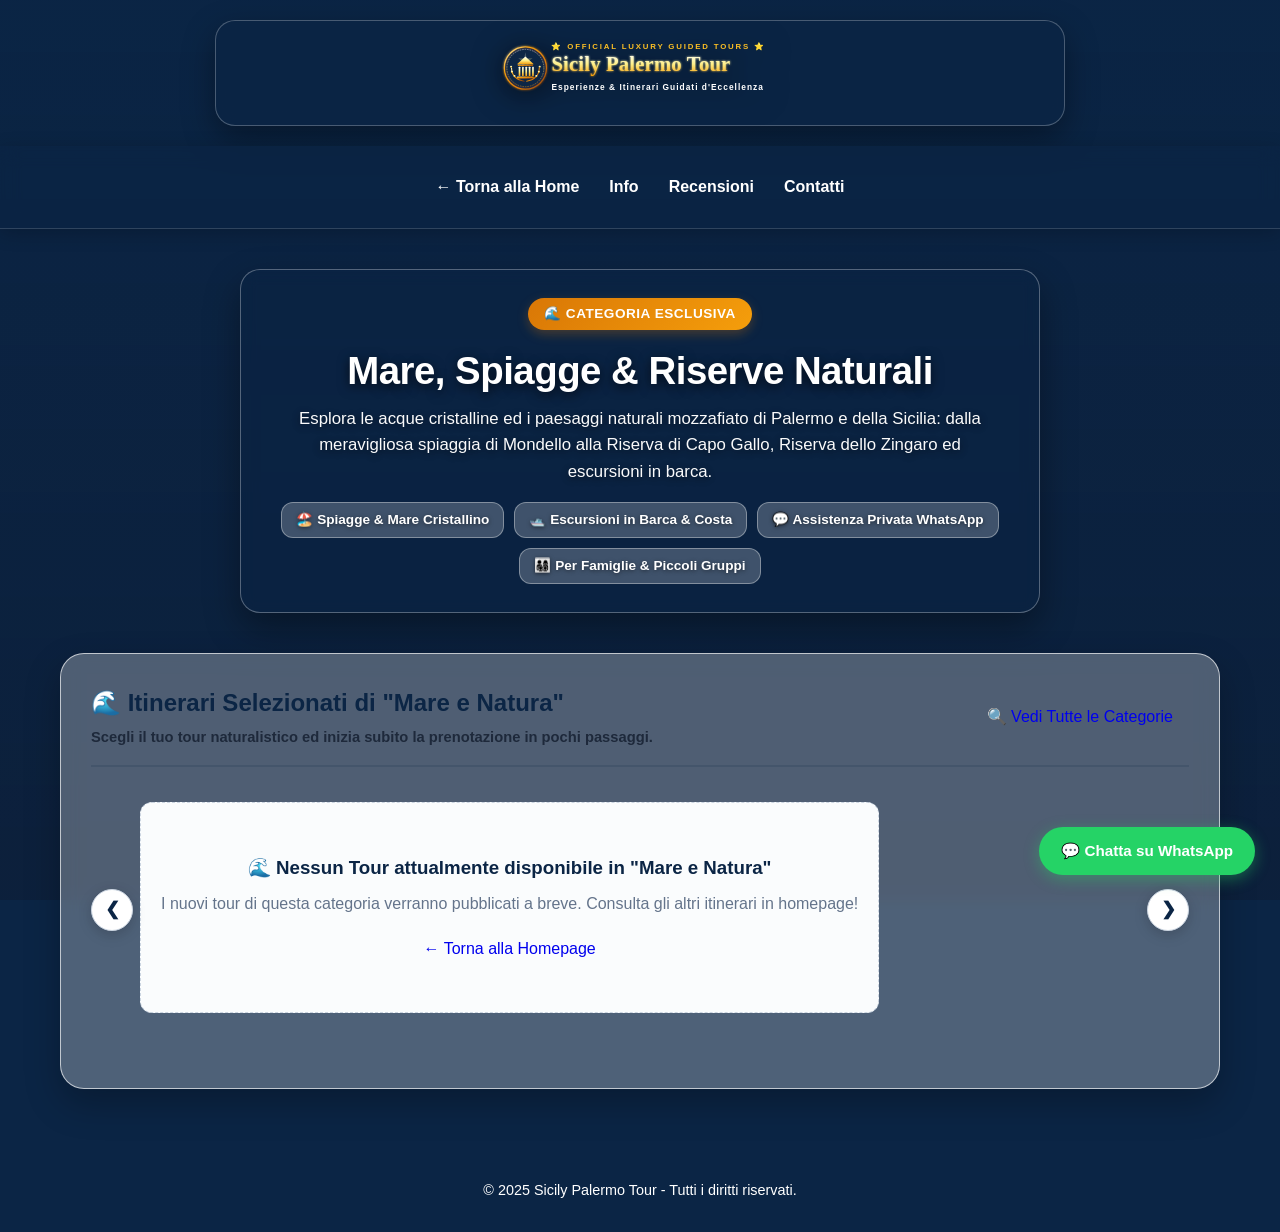
<file: categorie/mare-natura.html>
<!DOCTYPE html>
<html lang="it">
<head>
    <meta charset="UTF-8">
    <meta name="viewport" content="width=device-width, initial-scale=1.0">
    <title>Mare e Natura - Palermo Tour | Sicily Palermo Tour</title>
    <link rel="stylesheet" href="../style.css">
    <link rel="stylesheet" href="../itinerari/itinerari.css">
    <link rel="stylesheet" href="../whatsapp/whatsapp.css">
    <link rel="stylesheet" href="categoria.css">
    <link rel="stylesheet" href="../mobile-adapt.css">
</head>
<body class="full-bg-page" style="background-image: url('https://www.sicilia.info/wp-content/uploads/sites/91/cefalu-hd.jpg'); background-position: center;">

    <!-- Header e Navigazione con Logo Ufficiale Centrato -->
    <header style="padding: 20px 15px 10px 15px;">
        <div style="max-width: 850px; margin: 0 auto; text-align: center; background: rgba(11, 37, 69, 0.82); border: 1.5px solid rgba(255, 255, 255, 0.25); border-radius: 20px; padding: 18px 20px; backdrop-filter: blur(12px); box-shadow: 0 12px 32px rgba(0,0,0,0.35); position: relative;">
            <a href="../index.html" style="text-decoration: none; display: inline-block;">
                <img src="../logo.svg" alt="Sicily Palermo Tour Logo" style="max-width: 820px; width: 95%; height: auto; filter: drop-shadow(0 4px 15px rgba(0,0,0,0.6)); display: block; margin: 0 auto;">
            </a>
        </div>
    </header>

    <nav style="background: rgba(11, 37, 69, 0.75); backdrop-filter: blur(10px); border-bottom: 1px solid rgba(255,255,255,0.15); margin-top: 10px; width: 100%; text-align: center;">
        <ul style="display: flex; justify-content: center; align-items: center; gap: 30px; list-style: none; margin: 0 auto; padding: 14px 15px; flex-wrap: wrap; text-align: center;">
            <li><a href="../index.html" style="color: #ffffff; text-decoration: none; font-weight: bold; font-size: 1rem;">← Torna alla Home</a></li>
            <li><a href="info.html" style="color: #ffffff; text-decoration: none; font-weight: bold; font-size: 1rem;">Info</a></li>
            <li><a href="../index.html#recensioni" style="color: #ffffff; text-decoration: none; font-weight: bold; font-size: 1rem;">Recensioni</a></li>
            <li><a href="../index.html#contatti" style="color: #ffffff; text-decoration: none; font-weight: bold; font-size: 1rem;">Contatti</a></li>
        </ul>
    </nav>

    <!-- HERO BANNER DEDICATO ALLA CATEGORIA MARE E NATURA -->
    <section class="category-hero">
        <div class="category-hero-content">
            <span class="category-badge">🌊 Categoria Esclusiva</span>
            <h1 class="category-title">Mare, Spiagge & Riserve Naturali</h1>
            <p class="category-description">
                Esplora le acque cristalline ed i paesaggi naturali mozzafiato di Palermo e della Sicilia: dalla meravigliosa spiaggia di Mondello alla Riserva di Capo Gallo, Riserva dello Zingaro ed escursioni in barca.
            </p>

            <div class="category-stats-pills">
                <span class="stat-pill">🏖️ Spiagge & Mare Cristallino</span>
                <span class="stat-pill">🛥️ Escursioni in Barca & Costa</span>
                <span class="stat-pill">💬 Assistenza Privata WhatsApp</span>
                <span class="stat-pill">👨‍👩‍👧‍👦 Per Famiglie & Piccoli Gruppi</span>
            </div>
        </div>
    </section>

    <!-- MAIN CONTAINER GRIGLIA TOUR MARE E NATURA -->
    <main class="category-main-container">
        <div class="category-section-card">

            <div style="display: flex; justify-content: space-between; align-items: center; margin-bottom: 25px; border-bottom: 2px solid rgba(11, 37, 69, 0.15); padding-bottom: 15px; flex-wrap: wrap; gap: 10px;">
                <div>
                    <h2 style="color: #0b2545; margin: 0; font-size: 1.5rem; font-weight: 800;">
                        🌊 Itinerari Selezionati di "Mare e Natura"
                    </h2>
                    <p style="color: #1e293b; font-size: 0.92rem; font-weight: 600; margin: 4px 0 0 0;">
                        Scegli il tuo tour naturalistico ed inizia subito la prenotazione in pochi passaggi.
                    </p>
                </div>

                <a href="../index.html#itinerari" class="btn-secondary btn-small" style="text-decoration: none; padding: 8px 16px;">
                    🔍 Vedi Tutte le Categorie
                </a>
            </div>

            <!-- Slider Orizzontale Tour della Categoria Stile GetYourGuide -->
            <div class="grid-wrapper">
                <button type="button" class="slider-nav-btn left" onclick="scorriSliderOrizzontale('category-tours-grid', -310)" title="Scorri a sinistra">❮</button>
                <div id="category-tours-grid" class="grid">
                    <!-- Popolato via JavaScript -->
                </div>
                <button type="button" class="slider-nav-btn right" onclick="scorriSliderOrizzontale('category-tours-grid', 310)" title="Scorri a destra">❯</button>
            </div>

        </div>
    </main>

    <!-- Floating WhatsApp Button -->
    <a href="https://wa.me/393401234567" class="whatsapp-float" target="_blank" title="Scrivici su WhatsApp">
        💬 Chatta su WhatsApp
    </a>

    <!-- Footer -->
    <footer style="background: #0b2545; color: white; padding: 30px 20px; text-align: center; font-size: 0.9rem;">
        <p>&copy; 2025 Sicily Palermo Tour - Tutti i diritti riservati.</p>
    </footer>

    <!-- Scripts -->
    <script src="../cloud/cloud-db.js"></script>
    <script src="../itinerari/itinerari-data.js"></script>
    <script src="../translate/translator.js"></script>

    <script>
        document.addEventListener('DOMContentLoaded', () => {
            const containerGrid = document.getElementById('category-tours-grid');

            function caricaTourMare() {
                const tuttiItinerari = getItinerari();
                const tourMare = tuttiItinerari.filter(i => i.category === 'Mare e Natura');

                if (!tourMare || tourMare.length === 0) {
                    containerGrid.innerHTML = `
                        <div style="grid-column: 1/-1; text-align: center; padding: 50px 20px; background: #fafcfd; border-radius: 12px; border: 1.5px dashed #cbd5e1;">
                            <h3 style="color: #0b2545; margin-bottom: 8px;">🌊 Nessun Tour attualmente disponibile in "Mare e Natura"</h3>
                            <p style="color: #64748b; margin-bottom: 20px;">I nuovi tour di questa categoria verranno pubblicati a breve. Consulta gli altri itinerari in homepage!</p>
                            <a href="../index.html" class="btn-primary" style="text-decoration: none; padding: 10px 20px;">← Torna alla Homepage</a>
                        </div>
                    `;
                    return;
                }

                containerGrid.innerHTML = tourMare.map(tour => `
                    <div class="card">
                        ${generaHtmlCarosello(tour, 'cat')}
                        <div class="card-content">
                            <div class="badges-row">
                                <span class="badge">🌊 Mare e Natura</span>
                                ${tour.images && tour.images.length > 1 ? `<span class="badge" style="background:#e0f2fe; color:#0369a1;">📷 ${tour.images.length} Foto</span>` : ''}
                                ${String(tour.featured) === 'true' ? '<span class="badge badge-star">⭐ In Evidenza</span>' : ''}
                            </div>
                            <h3>${escapeHtml(tour.title)}</h3>
                            <p class="card-desc">${escapeHtml(tour.shortDescription || tour.fullDescription || '')}</p>

                            <div class="card-chips">
                                <span>⏱️ ${escapeHtml(tour.duration || '3 Ore')}</span>
                                <span>💰 ${escapeHtml(tour.price || 'Da 25€')}</span>
                                <span>📍 ${escapeHtml(tour.meetingPoint || 'Mondello / Porto')}</span>
                            </div>

                            <div class="card-footer">
                                <a href="../index.html?openModal=${tour.id}" class="btn-tour" style="text-decoration: none; display: block; text-align: center;">🎟️ Dettagli &amp; Prenota</a>
                            </div>
                        </div>
                    </div>
                `).join('');
            }

            caricaTourMare();

            if (window.cloudDB) {
                window.cloudDB.fetchItinerariCloud().then(() => {
                    caricaTourMare();
                });
            }
        });
    </script>
</body>
</html>
</file>
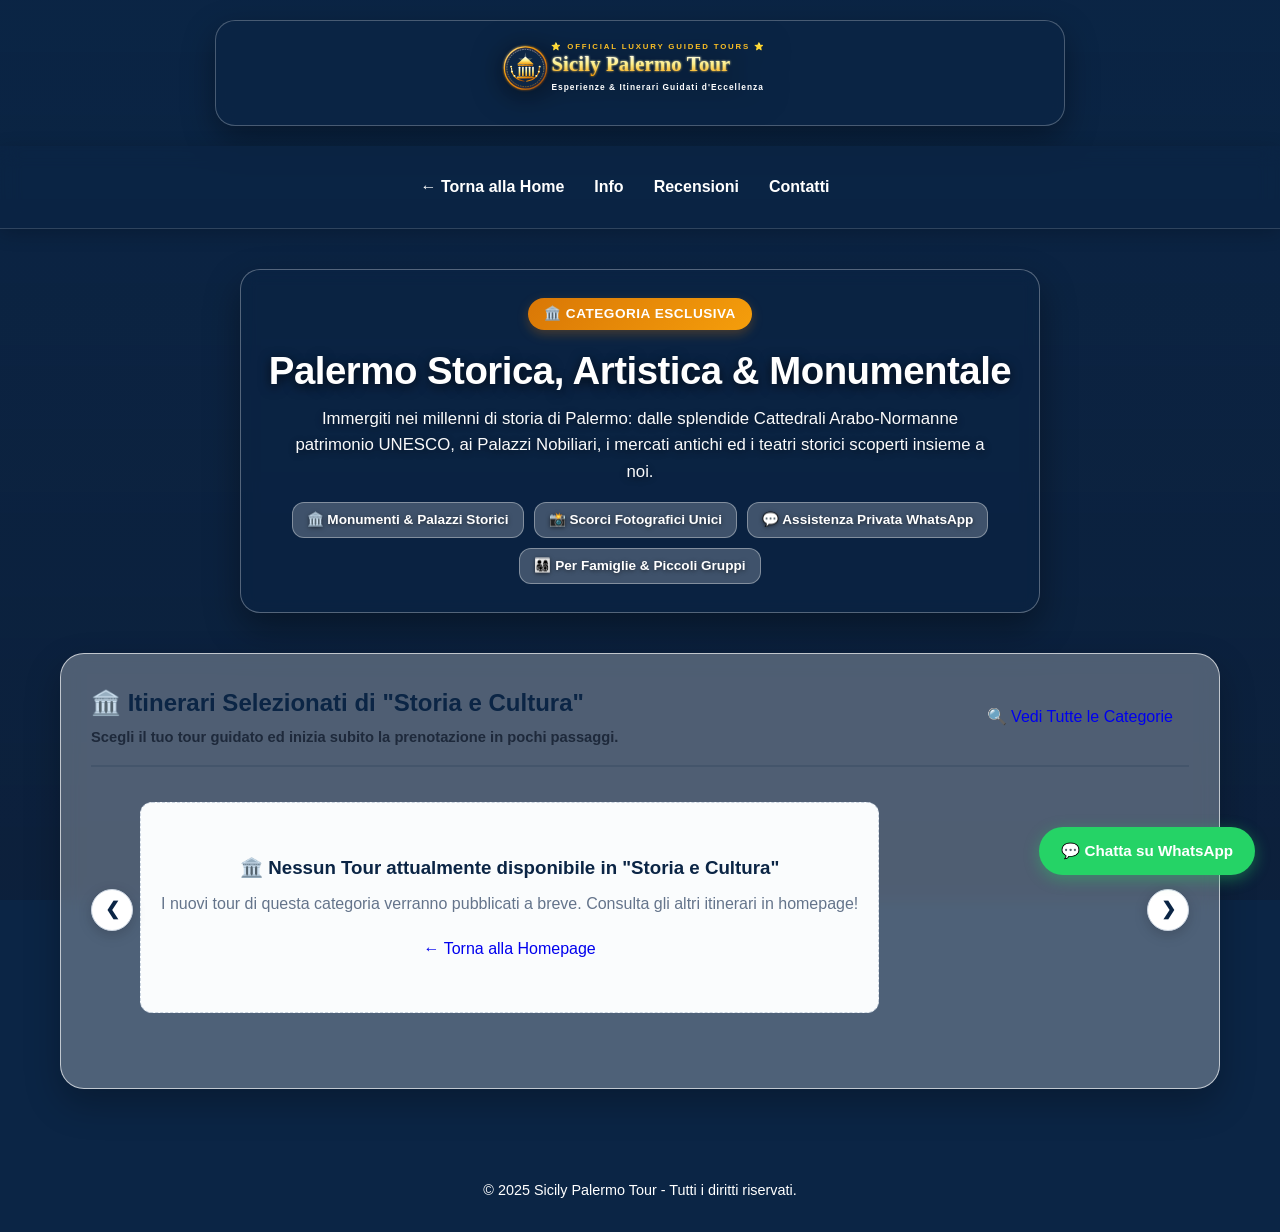
<file: categorie/storia-cultura.html>
<!DOCTYPE html>
<html lang="it">
<head>
    <meta charset="UTF-8">
    <meta name="viewport" content="width=device-width, initial-scale=1.0">
    <title>Storia e Cultura - Palermo Tour | Sicily Palermo Tour</title>
    <link rel="stylesheet" href="../style.css">
    <link rel="stylesheet" href="../itinerari/itinerari.css">
    <link rel="stylesheet" href="../whatsapp/whatsapp.css">
    <link rel="stylesheet" href="categoria.css">
    <link rel="stylesheet" href="../mobile-adapt.css">
</head>
<body class="full-bg-page" style="background-image: url('https://upload.wikimedia.org/wikipedia/commons/f/fd/David_-_Napoleon_crossing_the_Alps_-_Malmaison2.jpg');">

    <!-- Header e Navigazione con Logo Ufficiale Centrato -->
    <header style="padding: 20px 15px 10px 15px;">
        <div style="max-width: 850px; margin: 0 auto; text-align: center; background: rgba(11, 37, 69, 0.82); border: 1.5px solid rgba(255, 255, 255, 0.25); border-radius: 20px; padding: 18px 20px; backdrop-filter: blur(12px); box-shadow: 0 12px 32px rgba(0,0,0,0.35); position: relative;">
            <a href="../index.html" style="text-decoration: none; display: inline-block;">
                <img src="../logo.svg" alt="Sicily Palermo Tour Logo" style="max-width: 820px; width: 95%; height: auto; filter: drop-shadow(0 4px 15px rgba(0,0,0,0.6)); display: block; margin: 0 auto;">
            </a>
        </div>
    </header>

    <nav style="background: rgba(11, 37, 69, 0.75); backdrop-filter: blur(10px); border-bottom: 1px solid rgba(255,255,255,0.15); margin-top: 10px; width: 100%; text-align: center;">
        <ul style="display: flex; justify-content: center; align-items: center; gap: 30px; list-style: none; margin: 0 auto; padding: 14px 15px; flex-wrap: wrap; text-align: center;">
            <li><a href="../index.html" style="color: #ffffff; text-decoration: none; font-weight: bold; font-size: 1rem;">← Torna alla Home</a></li>
            <li><a href="info.html" style="color: #ffffff; text-decoration: none; font-weight: bold; font-size: 1rem;">Info</a></li>
            <li><a href="../index.html#recensioni" style="color: #ffffff; text-decoration: none; font-weight: bold; font-size: 1rem;">Recensioni</a></li>
            <li><a href="../index.html#contatti" style="color: #ffffff; text-decoration: none; font-weight: bold; font-size: 1rem;">Contatti</a></li>
            <li><div id="google_translate_element" style="display:inline-block; vertical-align:middle;"></div></li>
        </ul>
    </nav>

    <!-- HERO BANNER DEDICATO ALLA CATEGORIA STORIA E CULTURA -->
    <section class="category-hero">
        <div class="category-hero-content">
            <span class="category-badge">🏛️ Categoria Esclusiva</span>
            <h1 class="category-title">Palermo Storica, Artistica & Monumentale</h1>
            <p class="category-description">
                Immergiti nei millenni di storia di Palermo: dalle splendide Cattedrali Arabo-Normanne patrimonio UNESCO, ai Palazzi Nobiliari, i mercati antichi ed i teatri storici scoperti insieme a noi.
            </p>

            <div class="category-stats-pills">
                <span class="stat-pill">🏛️ Monumenti & Palazzi Storici</span>
                <span class="stat-pill">📸 Scorci Fotografici Unici</span>
                <span class="stat-pill">💬 Assistenza Privata WhatsApp</span>
                <span class="stat-pill">👨‍👩‍👧‍👦 Per Famiglie & Piccoli Gruppi</span>
            </div>
        </div>
    </section>

    <!-- MAIN CONTAINER GRIGLIA TOUR STORIA E CULTURA -->
    <main class="category-main-container">
        <div class="category-section-card">

            <div style="display: flex; justify-content: space-between; align-items: center; margin-bottom: 25px; border-bottom: 2px solid rgba(11, 37, 69, 0.15); padding-bottom: 15px; flex-wrap: wrap; gap: 10px;">
                <div>
                    <h2 style="color: #0b2545; margin: 0; font-size: 1.5rem; font-weight: 800;">
                        🏛️ Itinerari Selezionati di "Storia e Cultura"
                    </h2>
                    <p style="color: #1e293b; font-size: 0.92rem; font-weight: 600; margin: 4px 0 0 0;">
                        Scegli il tuo tour guidato ed inizia subito la prenotazione in pochi passaggi.
                    </p>
                </div>

                <a href="../index.html#itinerari" class="btn-secondary btn-small" style="text-decoration: none; padding: 8px 16px;">
                    🔍 Vedi Tutte le Categorie
                </a>
            </div>

            <!-- Slider Orizzontale Tour della Categoria Stile GetYourGuide -->
            <div class="grid-wrapper">
                <button type="button" class="slider-nav-btn left" onclick="scorriSliderOrizzontale('category-tours-grid', -310)" title="Scorri a sinistra">❮</button>
                <div id="category-tours-grid" class="grid">
                    <!-- Popolato via JavaScript -->
                </div>
                <button type="button" class="slider-nav-btn right" onclick="scorriSliderOrizzontale('category-tours-grid', 310)" title="Scorri a destra">❯</button>
            </div>

        </div>
    </main>

    <!-- Floating WhatsApp Button -->
    <a href="https://wa.me/393401234567" class="whatsapp-float" target="_blank" title="Scrivici su WhatsApp">
        💬 Chatta su WhatsApp
    </a>

    <!-- Footer -->
    <footer style="background: #0b2545; color: white; padding: 30px 20px; text-align: center; font-size: 0.9rem;">
        <p>&copy; 2025 Sicily Palermo Tour - Tutti i diritti riservati.</p>
    </footer>

    <!-- Scripts -->
    <script src="../cloud/cloud-db.js"></script>
    <script src="../itinerari/itinerari-data.js"></script>
    <script src="../translate/translator.js"></script>

    <script>
        document.addEventListener('DOMContentLoaded', () => {
            const containerGrid = document.getElementById('category-tours-grid');

            function caricaTourStoria() {
                const tuttiItinerari = getItinerari();
                const tourStoria = tuttiItinerari.filter(i => i.category === 'Storia e Cultura');

                if (!tourStoria || tourStoria.length === 0) {
                    containerGrid.innerHTML = `
                        <div style="grid-column: 1/-1; text-align: center; padding: 50px 20px; background: #fafcfd; border-radius: 12px; border: 1.5px dashed #cbd5e1;">
                            <h3 style="color: #0b2545; margin-bottom: 8px;">🏛️ Nessun Tour attualmente disponibile in "Storia e Cultura"</h3>
                            <p style="color: #64748b; margin-bottom: 20px;">I nuovi tour di questa categoria verranno pubblicati a breve. Consulta gli altri itinerari in homepage!</p>
                            <a href="../index.html" class="btn-primary" style="text-decoration: none; padding: 10px 20px;">← Torna alla Homepage</a>
                        </div>
                    `;
                    return;
                }

                containerGrid.innerHTML = tourStoria.map(tour => `
                    <div class="card">
                        ${generaHtmlCarosello(tour, 'cat')}
                        <div class="card-content">
                            <div class="badges-row">
                                <span class="badge">🏛️ Storia e Cultura</span>
                                ${tour.images && tour.images.length > 1 ? `<span class="badge" style="background:#e0f2fe; color:#0369a1;">📷 ${tour.images.length} Foto</span>` : ''}
                                ${String(tour.featured) === 'true' ? '<span class="badge badge-star">⭐ In Evidenza</span>' : ''}
                            </div>
                            <h3>${escapeHtml(tour.title)}</h3>
                            <p class="card-desc">${escapeHtml(tour.shortDescription || tour.fullDescription || '')}</p>

                            <div class="card-chips">
                                <span>⏱️ ${escapeHtml(tour.duration || '3 Ore')}</span>
                                <span>💰 ${escapeHtml(tour.price || 'Da 25€')}</span>
                                <span>📍 ${escapeHtml(tour.meetingPoint || 'Palermo Centro')}</span>
                            </div>

                            <div class="card-footer">
                                <a href="../index.html?openModal=${tour.id}" class="btn-tour" style="text-decoration: none; display: block; text-align: center;">🎟️ Dettagli &amp; Prenota</a>
                            </div>
                        </div>
                    </div>
                `).join('');
            }

            caricaTourStoria();

            // Sincronizza anche da Firebase Cloud
            if (window.cloudDB) {
                window.cloudDB.fetchItinerariCloud().then(() => {
                    caricaTourStoria();
                });
            }
        });
    </script>
</body>
</html>
</file>
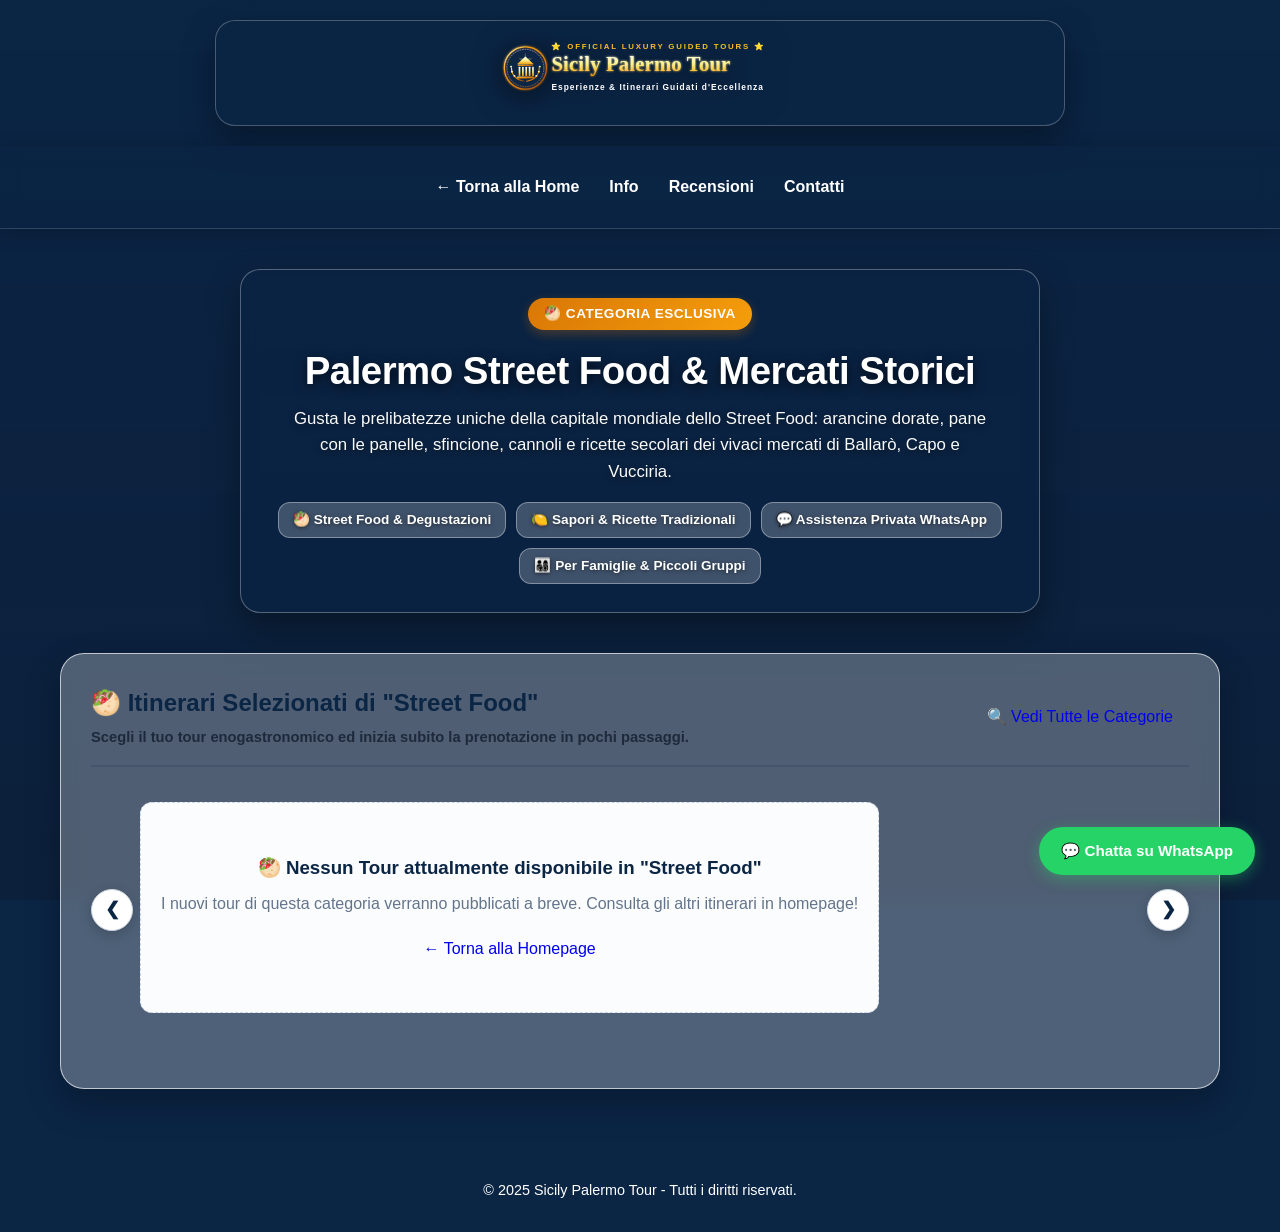
<file: categorie/street-food.html>
<!DOCTYPE html>
<html lang="it">
<head>
    <meta charset="UTF-8">
    <meta name="viewport" content="width=device-width, initial-scale=1.0">
    <title>Street Food e Mercati - Palermo Tour | Sicily Palermo Tour</title>
    <link rel="stylesheet" href="../style.css">
    <link rel="stylesheet" href="../itinerari/itinerari.css">
    <link rel="stylesheet" href="../whatsapp/whatsapp.css">
    <link rel="stylesheet" href="categoria.css">
    <link rel="stylesheet" href="../mobile-adapt.css">
</head>
<body class="full-bg-page" style="background-image: url('https://visitme.comune.messina.it/wp-content/uploads/2025/12/arancino-messina-visitme-mobi.jpg'); background-size: cover; background-position: center 50%;">

    <!-- Header e Navigazione con Logo Ufficiale Centrato -->
    <header style="padding: 20px 15px 10px 15px;">
        <div style="max-width: 850px; margin: 0 auto; text-align: center; background: rgba(11, 37, 69, 0.82); border: 1.5px solid rgba(255, 255, 255, 0.25); border-radius: 20px; padding: 18px 20px; backdrop-filter: blur(12px); box-shadow: 0 12px 32px rgba(0,0,0,0.35); position: relative;">
            <a href="../index.html" style="text-decoration: none; display: inline-block;">
                <img src="../logo.svg" alt="Sicily Palermo Tour Logo" style="max-width: 820px; width: 95%; height: auto; filter: drop-shadow(0 4px 15px rgba(0,0,0,0.6)); display: block; margin: 0 auto;">
            </a>
        </div>
    </header>

    <nav style="background: rgba(11, 37, 69, 0.75); backdrop-filter: blur(10px); border-bottom: 1px solid rgba(255,255,255,0.15); margin-top: 10px; width: 100%; text-align: center;">
        <ul style="display: flex; justify-content: center; align-items: center; gap: 30px; list-style: none; margin: 0 auto; padding: 14px 15px; flex-wrap: wrap; text-align: center;">
            <li><a href="../index.html" style="color: #ffffff; text-decoration: none; font-weight: bold; font-size: 1rem;">← Torna alla Home</a></li>
            <li><a href="info.html" style="color: #ffffff; text-decoration: none; font-weight: bold; font-size: 1rem;">Info</a></li>
            <li><a href="../index.html#recensioni" style="color: #ffffff; text-decoration: none; font-weight: bold; font-size: 1rem;">Recensioni</a></li>
            <li><a href="../index.html#contatti" style="color: #ffffff; text-decoration: none; font-weight: bold; font-size: 1rem;">Contatti</a></li>
        </ul>
    </nav>

    <!-- HERO BANNER DEDICATO ALLA CATEGORIA STREET FOOD -->
    <section class="category-hero">
        <div class="category-hero-content">
            <span class="category-badge">🥙 Categoria Esclusiva</span>
            <h1 class="category-title">Palermo Street Food & Mercati Storici</h1>
            <p class="category-description">
                Gusta le prelibatezze uniche della capitale mondiale dello Street Food: arancine dorate, pane con le panelle, sfincione, cannoli e ricette secolari dei vivaci mercati di Ballarò, Capo e Vucciria.
            </p>

            <div class="category-stats-pills">
                <span class="stat-pill">🥙 Street Food & Degustazioni</span>
                <span class="stat-pill">🍋 Sapori & Ricette Tradizionali</span>
                <span class="stat-pill">💬 Assistenza Privata WhatsApp</span>
                <span class="stat-pill">👨‍👩‍👧‍👦 Per Famiglie & Piccoli Gruppi</span>
            </div>
        </div>
    </section>

    <!-- MAIN CONTAINER GRIGLIA TOUR STREET FOOD -->
    <main class="category-main-container">
        <div class="category-section-card">

            <div style="display: flex; justify-content: space-between; align-items: center; margin-bottom: 25px; border-bottom: 2px solid rgba(11, 37, 69, 0.15); padding-bottom: 15px; flex-wrap: wrap; gap: 10px;">
                <div>
                    <h2 style="color: #0b2545; margin: 0; font-size: 1.5rem; font-weight: 800;">
                        🥙 Itinerari Selezionati di "Street Food"
                    </h2>
                    <p style="color: #1e293b; font-size: 0.92rem; font-weight: 600; margin: 4px 0 0 0;">
                        Scegli il tuo tour enogastronomico ed inizia subito la prenotazione in pochi passaggi.
                    </p>
                </div>

                <a href="../index.html#itinerari" class="btn-secondary btn-small" style="text-decoration: none; padding: 8px 16px;">
                    🔍 Vedi Tutte le Categorie
                </a>
            </div>

            <!-- Slider Orizzontale Tour della Categoria Stile GetYourGuide -->
            <div class="grid-wrapper">
                <button type="button" class="slider-nav-btn left" onclick="scorriSliderOrizzontale('category-tours-grid', -310)" title="Scorri a sinistra">❮</button>
                <div id="category-tours-grid" class="grid">
                    <!-- Popolato via JavaScript -->
                </div>
                <button type="button" class="slider-nav-btn right" onclick="scorriSliderOrizzontale('category-tours-grid', 310)" title="Scorri a destra">❯</button>
            </div>

        </div>
    </main>

    <!-- Floating WhatsApp Button -->
    <a href="https://wa.me/393401234567" class="whatsapp-float" target="_blank" title="Scrivici su WhatsApp">
        💬 Chatta su WhatsApp
    </a>

    <!-- Footer -->
    <footer style="background: #0b2545; color: white; padding: 30px 20px; text-align: center; font-size: 0.9rem;">
        <p>&copy; 2025 Sicily Palermo Tour - Tutti i diritti riservati.</p>
    </footer>

    <!-- Scripts -->
    <script src="../cloud/cloud-db.js"></script>
    <script src="../itinerari/itinerari-data.js"></script>
    <script src="../translate/translator.js"></script>

    <script>
        document.addEventListener('DOMContentLoaded', () => {
            const containerGrid = document.getElementById('category-tours-grid');

            function caricaTourFood() {
                const tuttiItinerari = getItinerari();
                const tourFood = tuttiItinerari.filter(i => i.category === 'Street Food');

                if (!tourFood || tourFood.length === 0) {
                    containerGrid.innerHTML = `
                        <div style="grid-column: 1/-1; text-align: center; padding: 50px 20px; background: #fafcfd; border-radius: 12px; border: 1.5px dashed #cbd5e1;">
                            <h3 style="color: #0b2545; margin-bottom: 8px;">🥙 Nessun Tour attualmente disponibile in "Street Food"</h3>
                            <p style="color: #64748b; margin-bottom: 20px;">I nuovi tour di questa categoria verranno pubblicati a breve. Consulta gli altri itinerari in homepage!</p>
                            <a href="../index.html" class="btn-primary" style="text-decoration: none; padding: 10px 20px;">← Torna alla Homepage</a>
                        </div>
                    `;
                    return;
                }

                containerGrid.innerHTML = tourFood.map(tour => `
                    <div class="card">
                        ${generaHtmlCarosello(tour, 'cat')}
                        <div class="card-content">
                            <div class="badges-row">
                                <span class="badge">🥙 Street Food</span>
                                ${tour.images && tour.images.length > 1 ? `<span class="badge" style="background:#e0f2fe; color:#0369a1;">📷 ${tour.images.length} Foto</span>` : ''}
                                ${String(tour.featured) === 'true' ? '<span class="badge badge-star">⭐ In Evidenza</span>' : ''}
                            </div>
                            <h3>${escapeHtml(tour.title)}</h3>
                            <p class="card-desc">${escapeHtml(tour.shortDescription || tour.fullDescription || '')}</p>

                            <div class="card-chips">
                                <span>⏱️ ${escapeHtml(tour.duration || '3 Ore')}</span>
                                <span>💰 ${escapeHtml(tour.price || 'Da 25€')}</span>
                                <span>📍 ${escapeHtml(tour.meetingPoint || 'Mercato di Ballarò')}</span>
                            </div>

                            <div class="card-footer">
                                <a href="../index.html?openModal=${tour.id}" class="btn-tour" style="text-decoration: none; display: block; text-align: center;">🎟️ Dettagli &amp; Prenota</a>
                            </div>
                        </div>
                    </div>
                `).join('');
            }

            caricaTourFood();

            // Sincronizza anche da Firebase Cloud
            if (window.cloudDB) {
                window.cloudDB.fetchItinerariCloud().then(() => {
                    caricaTourFood();
                });
            }
        });
    </script>
</body>
</html>
</file>
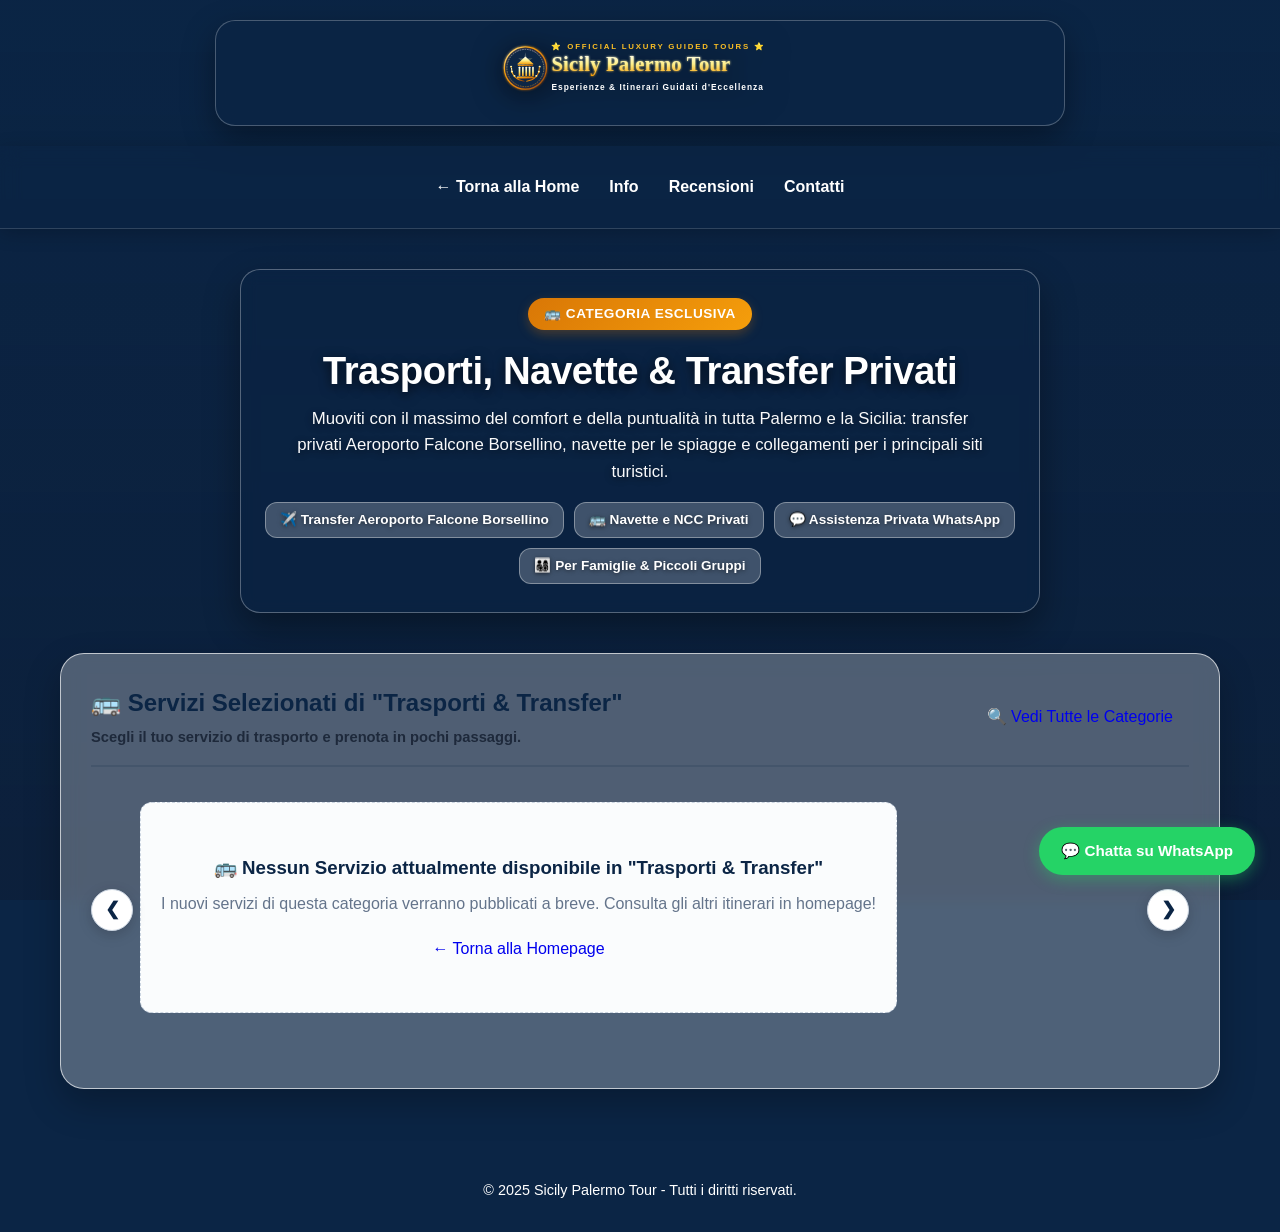
<file: categorie/trasporti.html>
<!DOCTYPE html>
<html lang="it">
<head>
    <meta charset="UTF-8">
    <meta name="viewport" content="width=device-width, initial-scale=1.0">
    <title>Trasporti e Transfer - Palermo Tour | Sicily Palermo Tour</title>
    <link rel="stylesheet" href="../style.css">
    <link rel="stylesheet" href="../itinerari/itinerari.css">
    <link rel="stylesheet" href="../whatsapp/whatsapp.css">
    <link rel="stylesheet" href="categoria.css">
    <link rel="stylesheet" href="../mobile-adapt.css">
</head>
<body class="full-bg-page" style="background-image: url('https://st3.depositphotos.com/1943809/13689/i/450/depositphotos_136890154-stock-photo-white-bus-driving-on-road.jpg'); background-position: center;">

    <!-- Header e Navigazione con Logo Ufficiale Centrato -->
    <header style="padding: 20px 15px 10px 15px;">
        <div style="max-width: 850px; margin: 0 auto; text-align: center; background: rgba(11, 37, 69, 0.82); border: 1.5px solid rgba(255, 255, 255, 0.25); border-radius: 20px; padding: 18px 20px; backdrop-filter: blur(12px); box-shadow: 0 12px 32px rgba(0,0,0,0.35); position: relative;">
            <a href="../index.html" style="text-decoration: none; display: inline-block;">
                <img src="../logo.svg" alt="Sicily Palermo Tour Logo" style="max-width: 820px; width: 95%; height: auto; filter: drop-shadow(0 4px 15px rgba(0,0,0,0.6)); display: block; margin: 0 auto;">
            </a>
        </div>
    </header>

    <nav style="background: rgba(11, 37, 69, 0.75); backdrop-filter: blur(10px); border-bottom: 1px solid rgba(255,255,255,0.15); margin-top: 10px; width: 100%; text-align: center;">
        <ul style="display: flex; justify-content: center; align-items: center; gap: 30px; list-style: none; margin: 0 auto; padding: 14px 15px; flex-wrap: wrap; text-align: center;">
            <li><a href="../index.html" style="color: #ffffff; text-decoration: none; font-weight: bold; font-size: 1rem;">← Torna alla Home</a></li>
            <li><a href="info.html" style="color: #ffffff; text-decoration: none; font-weight: bold; font-size: 1rem;">Info</a></li>
            <li><a href="../index.html#recensioni" style="color: #ffffff; text-decoration: none; font-weight: bold; font-size: 1rem;">Recensioni</a></li>
            <li><a href="../index.html#contatti" style="color: #ffffff; text-decoration: none; font-weight: bold; font-size: 1rem;">Contatti</a></li>
        </ul>
    </nav>

    <!-- HERO BANNER DEDICATO ALLA CATEGORIA TRASPORTI -->
    <section class="category-hero">
        <div class="category-hero-content">
            <span class="category-badge">🚌 Categoria Esclusiva</span>
            <h1 class="category-title">Trasporti, Navette & Transfer Privati</h1>
            <p class="category-description">
                Muoviti con il massimo del comfort e della puntualità in tutta Palermo e la Sicilia: transfer privati Aeroporto Falcone Borsellino, navette per le spiagge e collegamenti per i principali siti turistici.
            </p>

            <div class="category-stats-pills">
                <span class="stat-pill">✈️ Transfer Aeroporto Falcone Borsellino</span>
                <span class="stat-pill">🚌 Navette e NCC Privati</span>
                <span class="stat-pill">💬 Assistenza Privata WhatsApp</span>
                <span class="stat-pill">👨‍👩‍👧‍👦 Per Famiglie & Piccoli Gruppi</span>
            </div>
        </div>
    </section>

    <!-- MAIN CONTAINER GRIGLIA TOUR TRASPORTI -->
    <main class="category-main-container">
        <div class="category-section-card">

            <div style="display: flex; justify-content: space-between; align-items: center; margin-bottom: 25px; border-bottom: 2px solid rgba(11, 37, 69, 0.15); padding-bottom: 15px; flex-wrap: wrap; gap: 10px;">
                <div>
                    <h2 style="color: #0b2545; margin: 0; font-size: 1.5rem; font-weight: 800;">
                        🚌 Servizi Selezionati di "Trasporti & Transfer"
                    </h2>
                    <p style="color: #1e293b; font-size: 0.92rem; font-weight: 600; margin: 4px 0 0 0;">
                        Scegli il tuo servizio di trasporto e prenota in pochi passaggi.
                    </p>
                </div>

                <a href="../index.html#itinerari" class="btn-secondary btn-small" style="text-decoration: none; padding: 8px 16px;">
                    🔍 Vedi Tutte le Categorie
                </a>
            </div>

            <!-- Slider Orizzontale Tour della Categoria Stile GetYourGuide -->
            <div class="grid-wrapper">
                <button type="button" class="slider-nav-btn left" onclick="scorriSliderOrizzontale('category-tours-grid', -310)" title="Scorri a sinistra">❮</button>
                <div id="category-tours-grid" class="grid">
                    <!-- Popolato via JavaScript -->
                </div>
                <button type="button" class="slider-nav-btn right" onclick="scorriSliderOrizzontale('category-tours-grid', 310)" title="Scorri a destra">❯</button>
            </div>

        </div>
    </main>

    <!-- Floating WhatsApp Button -->
    <a href="https://wa.me/393401234567" class="whatsapp-float" target="_blank" title="Scrivici su WhatsApp">
        💬 Chatta su WhatsApp
    </a>

    <!-- Footer -->
    <footer style="background: #0b2545; color: white; padding: 30px 20px; text-align: center; font-size: 0.9rem;">
        <p>&copy; 2025 Sicily Palermo Tour - Tutti i diritti riservati.</p>
    </footer>

    <!-- Scripts -->
    <script src="../cloud/cloud-db.js"></script>
    <script src="../itinerari/itinerari-data.js"></script>
    <script src="../translate/translator.js"></script>

    <script>
        document.addEventListener('DOMContentLoaded', () => {
            const containerGrid = document.getElementById('category-tours-grid');

            function caricaTourTrasporti() {
                const tuttiItinerari = getItinerari();
                const tourTrasporti = tuttiItinerari.filter(i => i.category === 'Trasporti');

                if (!tourTrasporti || tourTrasporti.length === 0) {
                    containerGrid.innerHTML = `
                        <div style="grid-column: 1/-1; text-align: center; padding: 50px 20px; background: #fafcfd; border-radius: 12px; border: 1.5px dashed #cbd5e1;">
                            <h3 style="color: #0b2545; margin-bottom: 8px;">🚌 Nessun Servizio attualmente disponibile in "Trasporti & Transfer"</h3>
                            <p style="color: #64748b; margin-bottom: 20px;">I nuovi servizi di questa categoria verranno pubblicati a breve. Consulta gli altri itinerari in homepage!</p>
                            <a href="../index.html" class="btn-primary" style="text-decoration: none; padding: 10px 20px;">← Torna alla Homepage</a>
                        </div>
                    `;
                    return;
                }

                containerGrid.innerHTML = tourTrasporti.map(tour => `
                    <div class="card">
                        ${generaHtmlCarosello(tour, 'cat')}
                        <div class="card-content">
                            <div class="badges-row">
                                <span class="badge">🚌 Trasporti & Transfer</span>
                                ${tour.images && tour.images.length > 1 ? `<span class="badge" style="background:#e0f2fe; color:#0369a1;">📷 ${tour.images.length} Foto</span>` : ''}
                                ${String(tour.featured) === 'true' ? '<span class="badge badge-star">⭐ In Evidenza</span>' : ''}
                            </div>
                            <h3>${escapeHtml(tour.title)}</h3>
                            <p class="card-desc">${escapeHtml(tour.shortDescription || tour.fullDescription || '')}</p>

                            <div class="card-chips">
                                <span>⏱️ ${escapeHtml(tour.duration || '3 Ore')}</span>
                                <span>💰 ${escapeHtml(tour.price || 'Da 25€')}</span>
                                <span>📍 ${escapeHtml(tour.meetingPoint || 'Aeroporto / Hotel')}</span>
                            </div>

                            <div class="card-footer">
                                <a href="../index.html?openModal=${tour.id}" class="btn-tour" style="text-decoration: none; display: block; text-align: center;">🎟️ Dettagli &amp; Prenota</a>
                            </div>
                        </div>
                    </div>
                `).join('');
            }

            caricaTourTrasporti();

            if (window.cloudDB) {
                window.cloudDB.fetchItinerariCloud().then(() => {
                    caricaTourTrasporti();
                });
            }
        });
    </script>
</body>
</html>
</file>
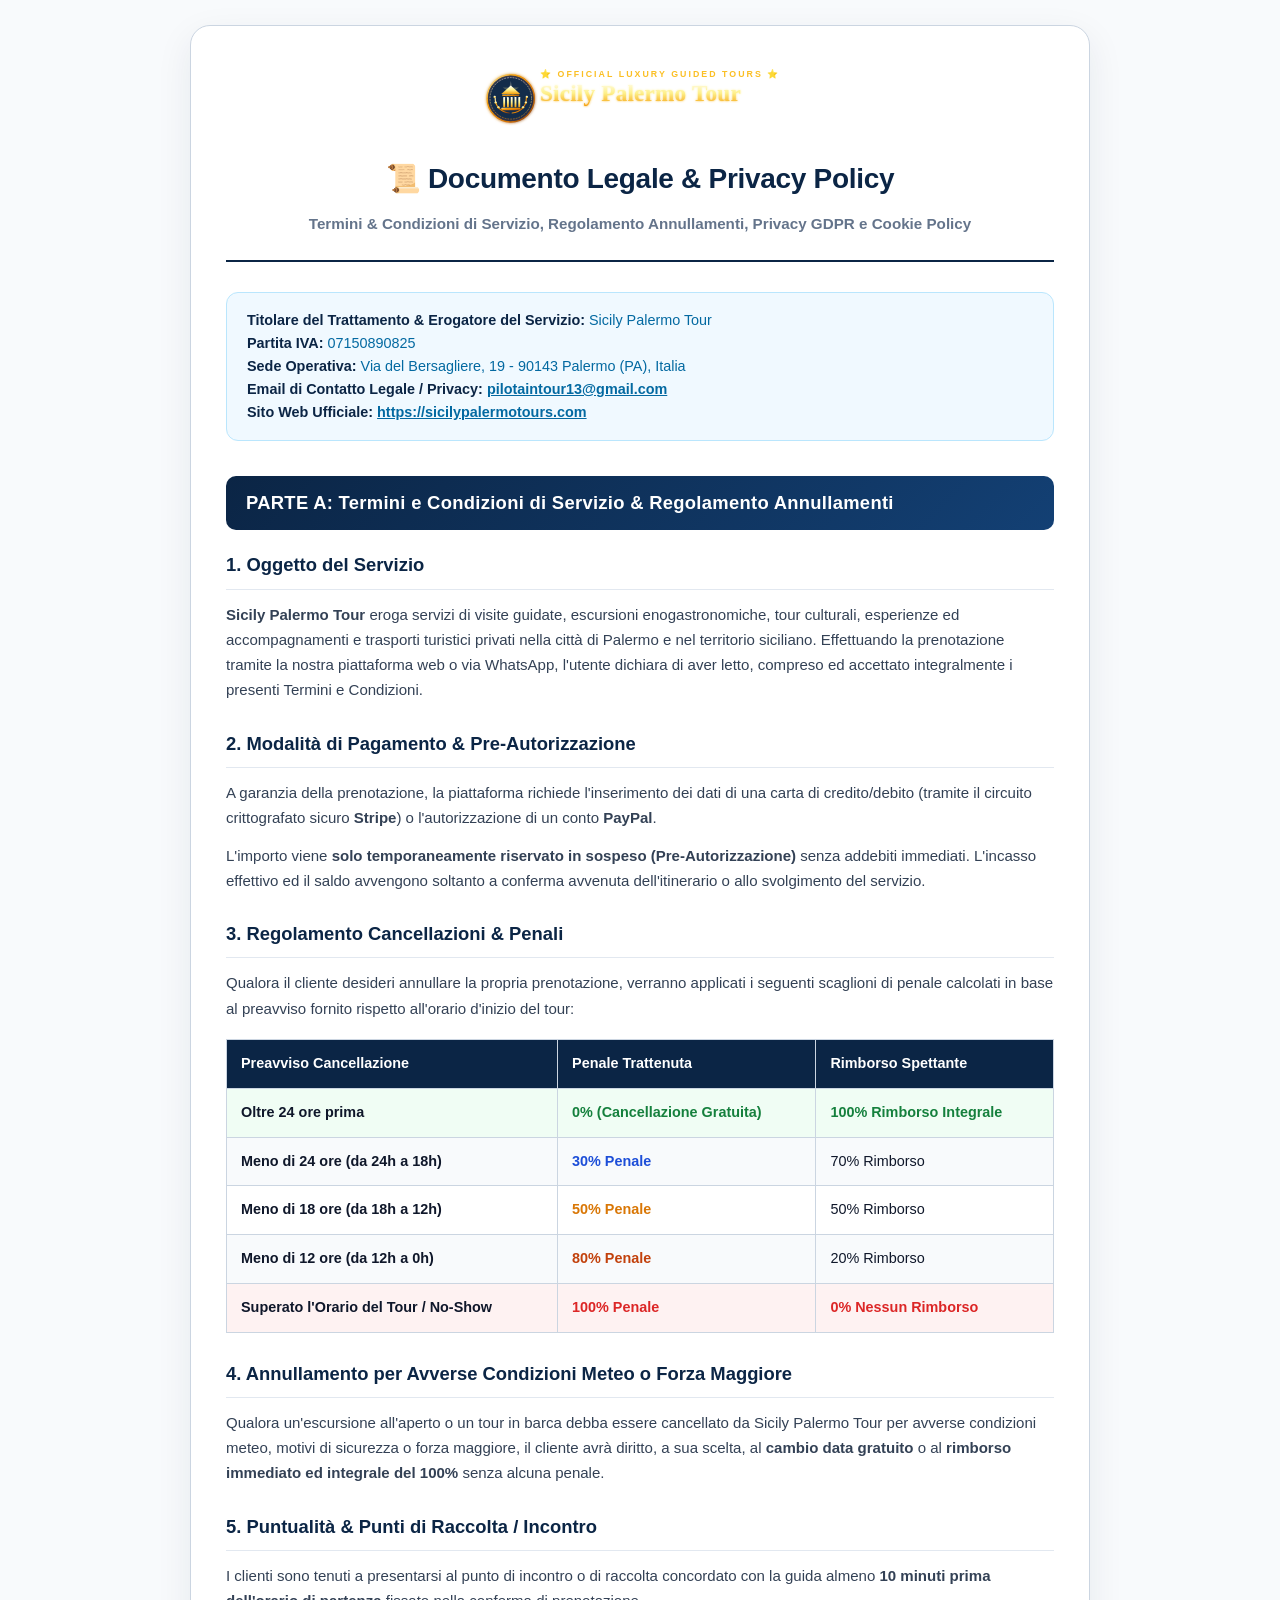
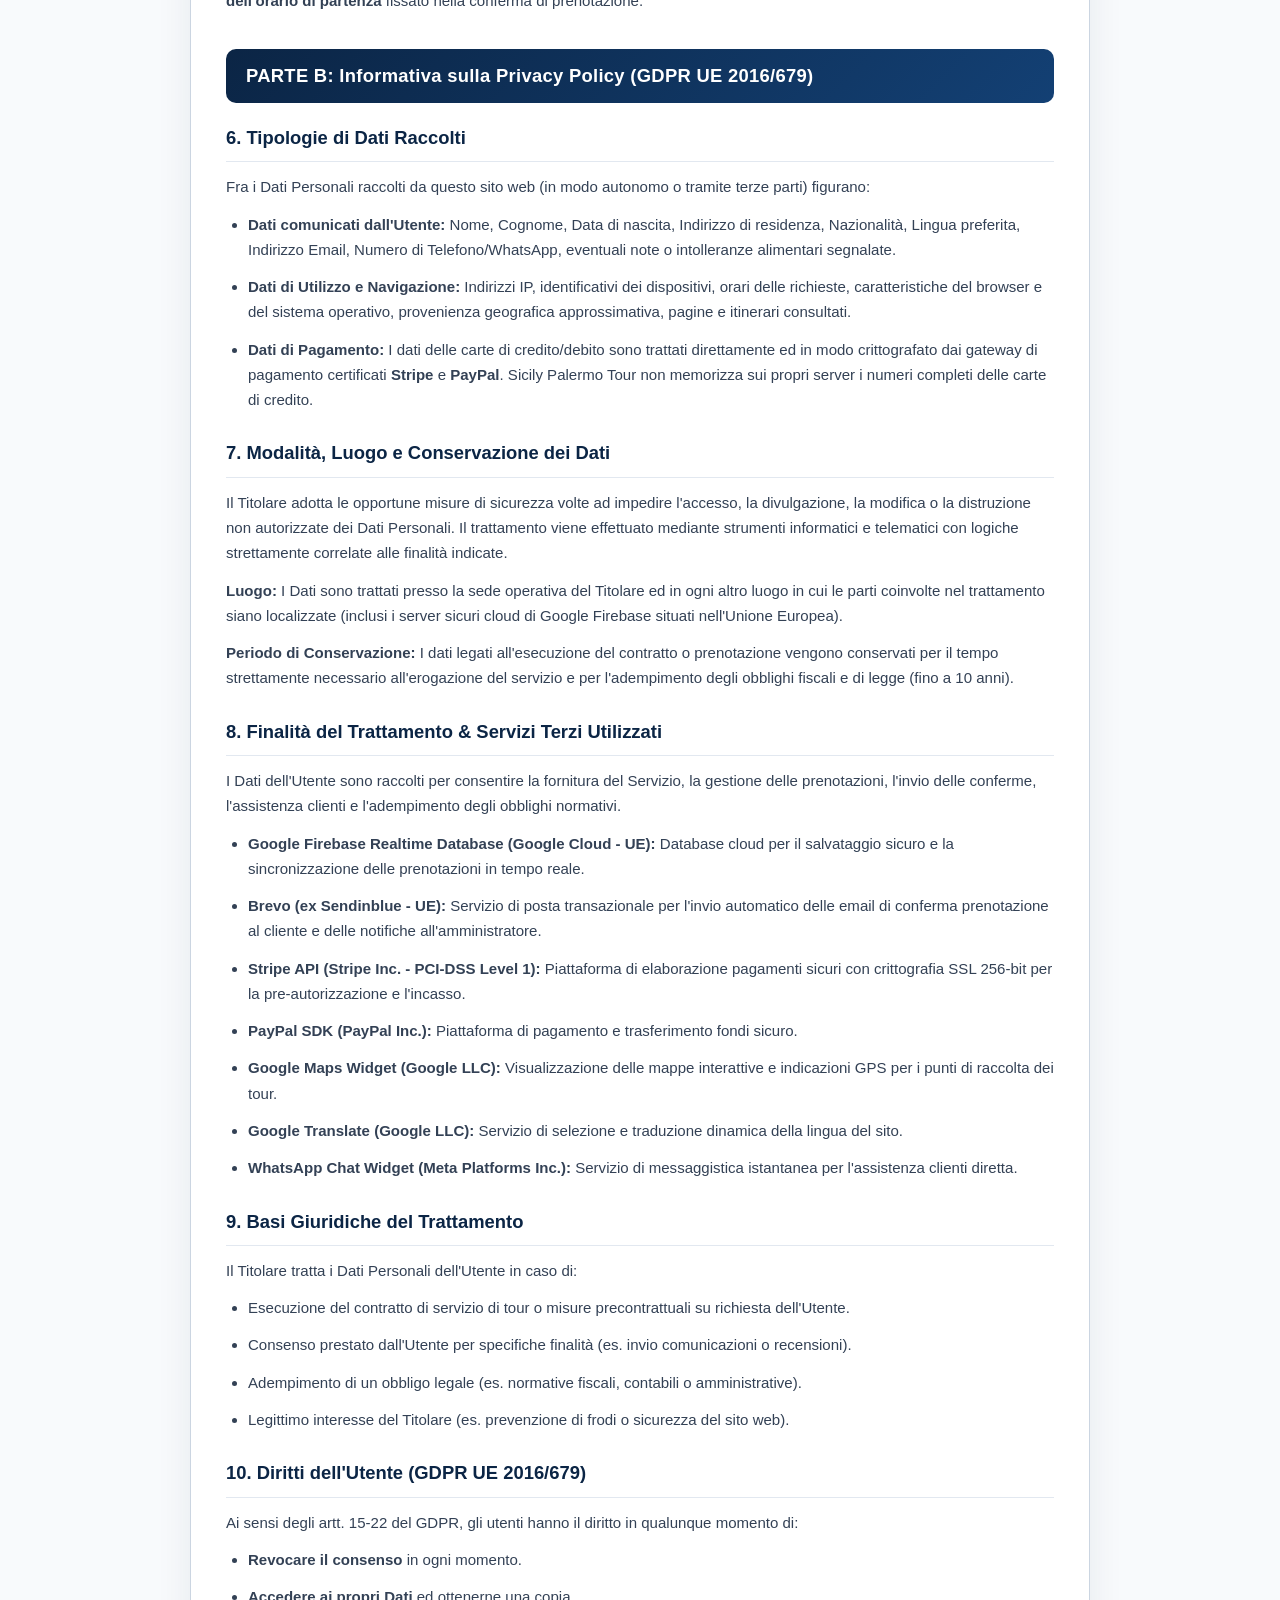
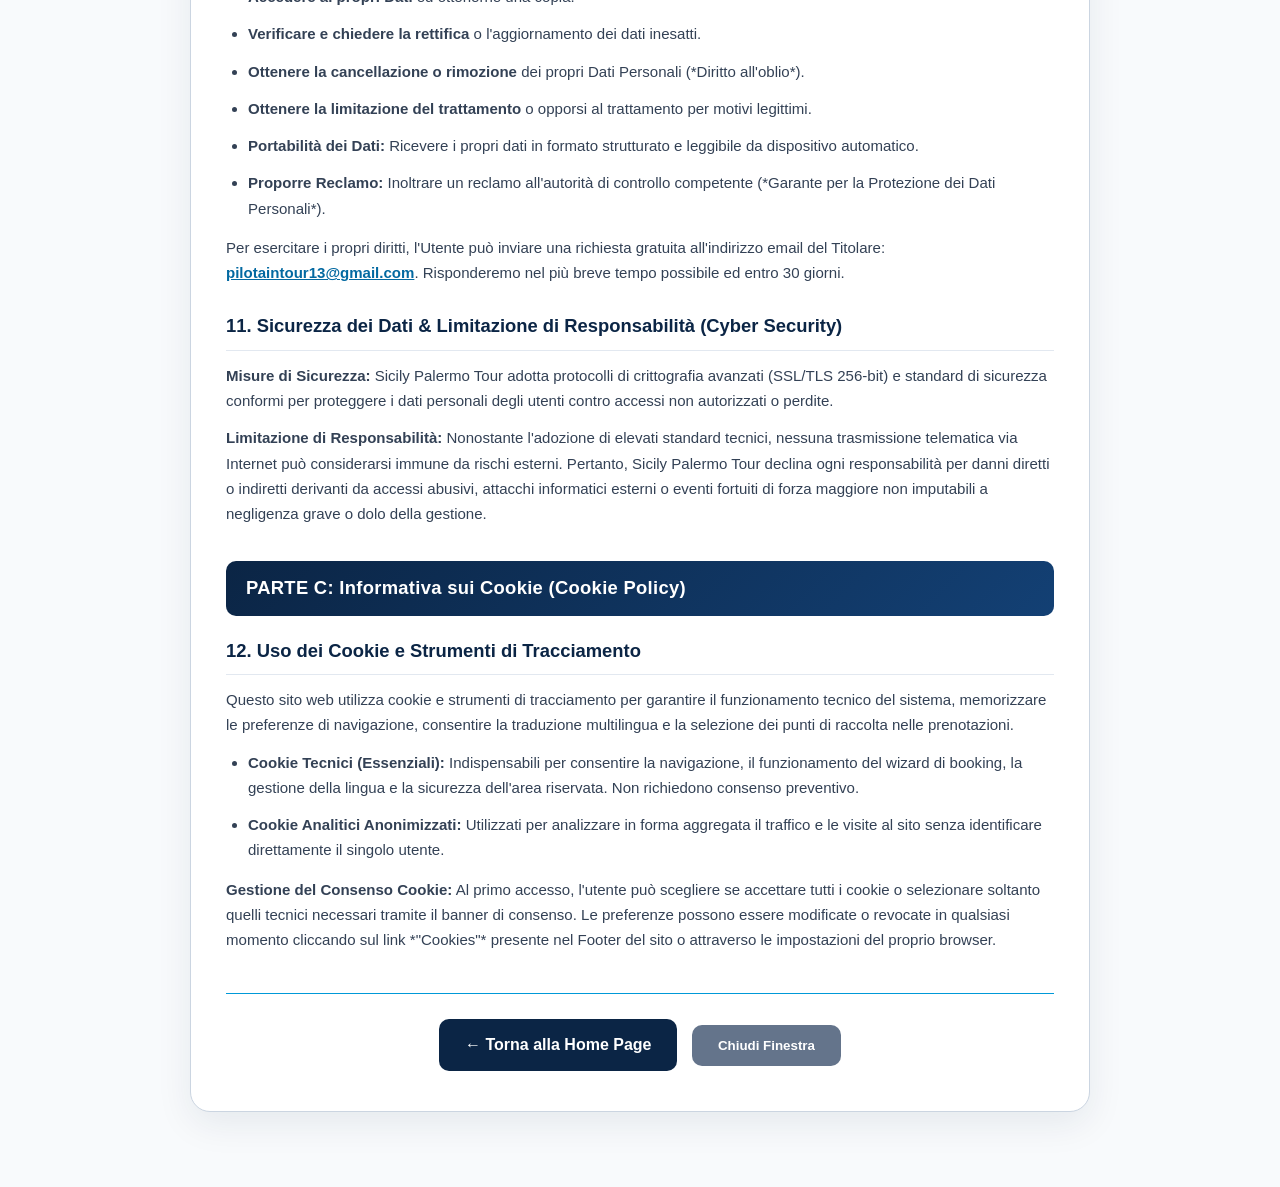
<file: prenotazioni/termini-condizioni.html>
<!DOCTYPE html>
<html lang="it">
<head>
    <meta charset="UTF-8">
    <meta name="viewport" content="width=device-width, initial-scale=1.0">
    <title>Termini & Condizioni di Servizio, Privacy e Cookie Policy - Sicily Palermo Tour</title>
    <link rel="stylesheet" href="../style.css">
    <link rel="stylesheet" href="../itinerari/itinerari.css">
    <link rel="stylesheet" href="booking-wizard.css">
    <style>
        body {
            background-color: #f8fafc;
            color: #0f172a;
            font-family: -apple-system, BlinkMacSystemFont, 'Segoe UI', Roboto, Helvetica, Arial, sans-serif;
            margin: 0;
            padding: 25px 12px;
            line-height: 1.65;
        }

        .terms-container {
            max-width: 900px;
            margin: 0 auto 50px auto;
            background: #ffffff;
            border-radius: 20px;
            padding: 40px 35px;
            border: 1.5px solid #cbd5e1;
            box-shadow: 0 12px 36px rgba(11, 37, 69, 0.08);
        }

        .terms-header {
            text-align: center;
            border-bottom: 2px solid #0b2545;
            padding-bottom: 24px;
            margin-bottom: 30px;
        }

        .terms-header img {
            max-width: 320px;
            width: 90%;
            height: auto;
            margin-bottom: 14px;
        }

        .terms-title {
            color: #0b2545;
            font-size: 1.75rem;
            font-weight: 800;
            margin: 0 0 8px 0;
            letter-spacing: -0.3px;
        }

        .terms-subtitle {
            color: #64748b;
            font-size: 0.95rem;
            margin: 0;
            font-weight: 600;
        }

        .legal-badge-box {
            background: #f0f9ff;
            border: 1.5px solid #bae6fd;
            border-radius: 12px;
            padding: 16px 20px;
            margin-bottom: 30px;
            font-size: 0.9rem;
            color: #0369a1;
            line-height: 1.6;
        }

        .legal-badge-box strong {
            color: #0b2545;
        }

        .part-header-title {
            background: linear-gradient(135deg, #0b2545 0%, #134074 100%);
            color: #ffffff;
            padding: 12px 20px;
            border-radius: 10px;
            font-size: 1.15rem;
            font-weight: 800;
            margin: 35px 0 20px 0;
            letter-spacing: 0.3px;
        }

        .terms-section {
            margin-bottom: 26px;
        }

        .terms-section h3 {
            color: #0b2545;
            font-size: 1.15rem;
            font-weight: 800;
            margin-top: 0;
            margin-bottom: 12px;
            display: flex;
            align-items: center;
            gap: 8px;
            border-bottom: 1px solid #e2e8f0;
            padding-bottom: 8px;
        }

        .terms-section p, .terms-section li {
            color: #334155;
            font-size: 0.94rem;
            line-height: 1.68;
            margin-bottom: 12px;
        }

        .terms-section ul {
            padding-left: 22px;
            margin-bottom: 14px;
        }

        .penalty-table {
            width: 100%;
            border-collapse: collapse;
            margin: 18px 0;
            font-size: 0.9rem;
        }

        .penalty-table th, .penalty-table td {
            border: 1px solid #cbd5e1;
            padding: 12px 14px;
            text-align: left;
        }

        .penalty-table th {
            background: #0b2545;
            color: #ffffff;
            font-weight: 800;
        }

        .penalty-table tr:nth-child(even) {
            background: #f8fafc;
        }

        .btn-back {
            background: #0b2545;
            color: #ffffff;
            padding: 13px 26px;
            border-radius: 10px;
            text-decoration: none;
            font-weight: bold;
            display: inline-block;
            transition: background 0.2s;
            border: none;
            cursor: pointer;
        }

        .btn-back:hover {
            background: #134074;
        }

        @media (max-width: 640px) {
            .terms-container {
                padding: 22px 18px;
            }
            .terms-title {
                font-size: 1.35rem;
            }
            .penalty-table {
                font-size: 0.8rem;
            }
            .penalty-table th, .penalty-table td {
                padding: 8px 10px;
            }
        }
    </style>
</head>
<body>

    <div class="terms-container">

        <!-- Header Ufficiale Brand -->
        <div class="terms-header">
            <a href="../index.html">
                <img src="../logo.svg" alt="Sicily Palermo Tour">
            </a>
            <h1 class="terms-title">📜 Documento Legale &amp; Privacy Policy</h1>
            <p class="terms-subtitle">Termini &amp; Condizioni di Servizio, Regolamento Annullamenti, Privacy GDPR e Cookie Policy</p>
        </div>

        <!-- Box Identificativo Titolare del Trattamento & Azienda -->
        <div class="legal-badge-box">
            <strong>Titolare del Trattamento &amp; Erogatore del Servizio:</strong> Sicily Palermo Tour<br>
            <strong>Partita IVA:</strong> 07150890825<br>
            <strong>Sede Operativa:</strong> Via del Bersagliere, 19 - 90143 Palermo (PA), Italia<br>
            <strong>Email di Contatto Legale / Privacy:</strong> <a href="mailto:pilotaintour13@gmail.com" style="color:#0369a1; font-weight:bold;">pilotaintour13@gmail.com</a><br>
            <strong>Sito Web Ufficiale:</strong> <a href="https://sicilypalermotours.com" target="_blank" style="color:#0369a1; font-weight:bold;">https://sicilypalermotours.com</a>
        </div>


        <!-- ========================================================================== -->
        <!-- PARTE A: TERMINI E CONDIZIONI DI SERVIZIO & REGOLAMENTO ANNULLAMENTI      -->
        <!-- ========================================================================== -->
        <div class="part-header-title">
            PARTE A: Termini e Condizioni di Servizio &amp; Regolamento Annullamenti
        </div>

        <div class="terms-section">
            <h3>1. Oggetto del Servizio</h3>
            <p>
                <strong>Sicily Palermo Tour</strong> eroga servizi di visite guidate, escursioni enogastronomiche, tour culturali, esperienze ed accompagnamenti e trasporti turistici privati nella città di Palermo e nel territorio siciliano. Effettuando la prenotazione tramite la nostra piattaforma web o via WhatsApp, l'utente dichiara di aver letto, compreso ed accettato integralmente i presenti Termini e Condizioni.
            </p>
        </div>

        <div class="terms-section">
            <h3>2. Modalità di Pagamento &amp; Pre-Autorizzazione</h3>
            <p>
                A garanzia della prenotazione, la piattaforma richiede l'inserimento dei dati di una carta di credito/debito (tramite il circuito crittografato sicuro <strong>Stripe</strong>) o l'autorizzazione di un conto <strong>PayPal</strong>.
            </p>
            <p>
                L'importo viene <strong>solo temporaneamente riservato in sospeso (Pre-Autorizzazione)</strong> senza addebiti immediati. L'incasso effettivo ed il saldo avvengono soltanto a conferma avvenuta dell'itinerario o allo svolgimento del servizio.
            </p>
        </div>

        <div class="terms-section">
            <h3>3. Regolamento Cancellazioni &amp; Penali</h3>
            <p>
                Qualora il cliente desideri annullare la propria prenotazione, verranno applicati i seguenti scaglioni di penale calcolati in base al preavviso fornito rispetto all'orario d'inizio del tour:
            </p>

            <table class="penalty-table">
                <thead>
                    <tr>
                        <th>Preavviso Cancellazione</th>
                        <th>Penale Trattenuta</th>
                        <th>Rimborso Spettante</th>
                    </tr>
                </thead>
                <tbody>
                    <tr style="background: #f0fdf4;">
                        <td><strong>Oltre 24 ore prima</strong></td>
                        <td><strong style="color: #15803d;">0% (Cancellazione Gratuita)</strong></td>
                        <td><strong style="color: #15803d;">100% Rimborso Integrale</strong></td>
                    </tr>
                    <tr>
                        <td><strong>Meno di 24 ore (da 24h a 18h)</strong></td>
                        <td><strong style="color: #1d4ed8;">30% Penale</strong></td>
                        <td>70% Rimborso</td>
                    </tr>
                    <tr>
                        <td><strong>Meno di 18 ore (da 18h a 12h)</strong></td>
                        <td><strong style="color: #d97706;">50% Penale</strong></td>
                        <td>50% Rimborso</td>
                    </tr>
                    <tr>
                        <td><strong>Meno di 12 ore (da 12h a 0h)</strong></td>
                        <td><strong style="color: #c2410c;">80% Penale</strong></td>
                        <td>20% Rimborso</td>
                    </tr>
                    <tr style="background: #fef2f2;">
                        <td><strong>Superato l'Orario del Tour / No-Show</strong></td>
                        <td><strong style="color: #dc2626;">100% Penale</strong></td>
                        <td><strong style="color: #dc2626;">0% Nessun Rimborso</strong></td>
                    </tr>
                </tbody>
            </table>
        </div>

        <div class="terms-section">
            <h3>4. Annullamento per Avverse Condizioni Meteo o Forza Maggiore</h3>
            <p>
                Qualora un'escursione all'aperto o un tour in barca debba essere cancellato da Sicily Palermo Tour per avverse condizioni meteo, motivi di sicurezza o forza maggiore, il cliente avrà diritto, a sua scelta, al <strong>cambio data gratuito</strong> o al <strong>rimborso immediato ed integrale del 100%</strong> senza alcuna penale.
            </p>
        </div>

        <div class="terms-section">
            <h3>5. Puntualità &amp; Punti di Raccolta / Incontro</h3>
            <p>
                I clienti sono tenuti a presentarsi al punto di incontro o di raccolta concordato con la guida almeno <strong>10 minuti prima dell'orario di partenza</strong> fissato nella conferma di prenotazione.
            </p>
        </div>


        <!-- ========================================================================== -->
        <!-- PARTE B: INFORMATIVA COMPLETA SULLA PRIVACY (REGOLAMENTO UE 2016/679 - GDPR)-->
        <!-- ========================================================================== -->
        <div class="part-header-title">
            PARTE B: Informativa sulla Privacy Policy (GDPR UE 2016/679)
        </div>

        <div class="terms-section">
            <h3>6. Tipologie di Dati Raccolti</h3>
            <p>
                Fra i Dati Personali raccolti da questo sito web (in modo autonomo o tramite terze parti) figurano:
            </p>
            <ul>
                <li><strong>Dati comunicati dall'Utente:</strong> Nome, Cognome, Data di nascita, Indirizzo di residenza, Nazionalità, Lingua preferita, Indirizzo Email, Numero di Telefono/WhatsApp, eventuali note o intolleranze alimentari segnalate.</li>
                <li><strong>Dati di Utilizzo e Navigazione:</strong> Indirizzi IP, identificativi dei dispositivi, orari delle richieste, caratteristiche del browser e del sistema operativo, provenienza geografica approssimativa, pagine e itinerari consultati.</li>
                <li><strong>Dati di Pagamento:</strong> I dati delle carte di credito/debito sono trattati direttamente ed in modo crittografato dai gateway di pagamento certificati <strong>Stripe</strong> e <strong>PayPal</strong>. Sicily Palermo Tour non memorizza sui propri server i numeri completi delle carte di credito.</li>
            </ul>
        </div>

        <div class="terms-section">
            <h3>7. Modalità, Luogo e Conservazione dei Dati</h3>
            <p>
                Il Titolare adotta le opportune misure di sicurezza volte ad impedire l'accesso, la divulgazione, la modifica o la distruzione non autorizzate dei Dati Personali. Il trattamento viene effettuato mediante strumenti informatici e telematici con logiche strettamente correlate alle finalità indicate.
            </p>
            <p>
                <strong>Luogo:</strong> I Dati sono trattati presso la sede operativa del Titolare ed in ogni altro luogo in cui le parti coinvolte nel trattamento siano localizzate (inclusi i server sicuri cloud di Google Firebase situati nell'Unione Europea).
            </p>
            <p>
                <strong>Periodo di Conservazione:</strong> I dati legati all'esecuzione del contratto o prenotazione vengono conservati per il tempo strettamente necessario all'erogazione del servizio e per l'adempimento degli obblighi fiscali e di legge (fino a 10 anni).
            </p>
        </div>

        <div class="terms-section">
            <h3>8. Finalità del Trattamento &amp; Servizi Terzi Utilizzati</h3>
            <p>
                I Dati dell'Utente sono raccolti per consentire la fornitura del Servizio, la gestione delle prenotazioni, l'invio delle conferme, l'assistenza clienti e l'adempimento degli obblighi normativi.
            </p>
            <ul>
                <li><strong>Google Firebase Realtime Database (Google Cloud - UE):</strong> Database cloud per il salvataggio sicuro e la sincronizzazione delle prenotazioni in tempo reale.</li>
                <li><strong>Brevo (ex Sendinblue - UE):</strong> Servizio di posta transazionale per l'invio automatico delle email di conferma prenotazione al cliente e delle notifiche all'amministratore.</li>
                <li><strong>Stripe API (Stripe Inc. - PCI-DSS Level 1):</strong> Piattaforma di elaborazione pagamenti sicuri con crittografia SSL 256-bit per la pre-autorizzazione e l'incasso.</li>
                <li><strong>PayPal SDK (PayPal Inc.):</strong> Piattaforma di pagamento e trasferimento fondi sicuro.</li>
                <li><strong>Google Maps Widget (Google LLC):</strong> Visualizzazione delle mappe interattive e indicazioni GPS per i punti di raccolta dei tour.</li>
                <li><strong>Google Translate (Google LLC):</strong> Servizio di selezione e traduzione dinamica della lingua del sito.</li>
                <li><strong>WhatsApp Chat Widget (Meta Platforms Inc.):</strong> Servizio di messaggistica istantanea per l'assistenza clienti diretta.</li>
            </ul>
        </div>

        <div class="terms-section">
            <h3>9. Basi Giuridiche del Trattamento</h3>
            <p>
                Il Titolare tratta i Dati Personali dell'Utente in caso di:
            </p>
            <ul>
                <li>Esecuzione del contratto di servizio di tour o misure precontrattuali su richiesta dell'Utente.</li>
                <li>Consenso prestato dall'Utente per specifiche finalità (es. invio comunicazioni o recensioni).</li>
                <li>Adempimento di un obbligo legale (es. normative fiscali, contabili o amministrative).</li>
                <li>Legittimo interesse del Titolare (es. prevenzione di frodi o sicurezza del sito web).</li>
            </ul>
        </div>

        <div class="terms-section">
            <h3>10. Diritti dell'Utente (GDPR UE 2016/679)</h3>
            <p>
                Ai sensi degli artt. 15-22 del GDPR, gli utenti hanno il diritto in qualunque momento di:
            </p>
            <ul>
                <li><strong>Revocare il consenso</strong> in ogni momento.</li>
                <li><strong>Accedere ai propri Dati</strong> ed ottenerne una copia.</li>
                <li><strong>Verificare e chiedere la rettifica</strong> o l'aggiornamento dei dati inesatti.</li>
                <li><strong>Ottenere la cancellazione o rimozione</strong> dei propri Dati Personali (*Diritto all'oblio*).</li>
                <li><strong>Ottenere la limitazione del trattamento</strong> o opporsi al trattamento per motivi legittimi.</li>
                <li><strong>Portabilità dei Dati:</strong> Ricevere i propri dati in formato strutturato e leggibile da dispositivo automatico.</li>
                <li><strong>Proporre Reclamo:</strong> Inoltrare un reclamo all'autorità di controllo competente (*Garante per la Protezione dei Dati Personali*).</li>
            </ul>
            <p>
                Per esercitare i propri diritti, l'Utente può inviare una richiesta gratuita all'indirizzo email del Titolare: <a href="mailto:pilotaintour13@gmail.com" style="color:#0369a1; font-weight:bold;">pilotaintour13@gmail.com</a>. Risponderemo nel più breve tempo possibile ed entro 30 giorni.
            </p>
        </div>

        <div class="terms-section">
            <h3>11. Sicurezza dei Dati &amp; Limitazione di Responsabilità (Cyber Security)</h3>
            <p>
                <strong>Misure di Sicurezza:</strong> Sicily Palermo Tour adotta protocolli di crittografia avanzati (SSL/TLS 256-bit) e standard di sicurezza conformi per proteggere i dati personali degli utenti contro accessi non autorizzati o perdite.
            </p>
            <p>
                <strong>Limitazione di Responsabilità:</strong> Nonostante l'adozione di elevati standard tecnici, nessuna trasmissione telematica via Internet può considerarsi immune da rischi esterni. Pertanto, Sicily Palermo Tour declina ogni responsabilità per danni diretti o indiretti derivanti da accessi abusivi, attacchi informatici esterni o eventi fortuiti di forza maggiore non imputabili a negligenza grave o dolo della gestione.
            </p>
        </div>


        <!-- ========================================================================== -->
        <!-- PARTE C: INFORMATIVA SUI COOKIE (COOKIE POLICY)                            -->
        <!-- ========================================================================== -->
        <div class="part-header-title">
            PARTE C: Informativa sui Cookie (Cookie Policy)
        </div>

        <div class="terms-section">
            <h3>12. Uso dei Cookie e Strumenti di Tracciamento</h3>
            <p>
                Questo sito web utilizza cookie e strumenti di tracciamento per garantire il funzionamento tecnico del sistema, memorizzare le preferenze di navigazione, consentire la traduzione multilingua e la selezione dei punti di raccolta nelle prenotazioni.
            </p>
            <ul>
                <li><strong>Cookie Tecnici (Essenziali):</strong> Indispensabili per consentire la navigazione, il funzionamento del wizard di booking, la gestione della lingua e la sicurezza dell'area riservata. Non richiedono consenso preventivo.</li>
                <li><strong>Cookie Analitici Anonimizzati:</strong> Utilizzati per analizzare in forma aggregata il traffico e le visite al sito senza identificare direttamente il singolo utente.</li>
            </ul>
            <p>
                <strong>Gestione del Consenso Cookie:</strong> Al primo accesso, l'utente può scegliere se accettare tutti i cookie o selezionare soltanto quelli tecnici necessari tramite il banner di consenso. Le preferenze possono essere modificate o revocate in qualsiasi momento cliccando sul link *"Cookies"* presente nel Footer del sito o attraverso le impostazioni del proprio browser.
            </p>
        </div>

        <div style="text-align: center; margin-top: 40px; border-top: 1.5px solid #0099d8; padding-top: 25px;">
            <a href="../index.html" class="btn-back">← Torna alla Home Page</a>
            <button type="button" class="btn-back" style="background: #64748b; margin-left: 10px;" onclick="window.close()">Chiudi Finestra</button>
        </div>

    </div>

</body>
</html>
</file>
<file: admin/admin.css>
/* Stili per il Pannello Admin - Sicily Palermo Tour */
* {
    margin: 0;
    padding: 0;
    box-sizing: border-box;
    font-family: 'Segoe UI', Tahoma, Geneva, Verdana, sans-serif;
}

:root {
    --primary-color: #e67e22;
    --primary-hover: #d35400;
    --secondary-color: #1b4f72;
    --secondary-hover: #153d59;
    --bg-color: #f4f6f9;
    --card-bg: #ffffff;
    --text-color: #2c3e50;
    --text-muted: #7f8c8d;
    --border-color: #e2e8f0;
    --danger-color: #e74c3c;
    --danger-hover: #c0392b;
    --success-color: #2ecc71;
}

body {
    background-color: var(--bg-color);
    color: var(--text-color);
    line-height: 1.6;
    min-height: 100vh;
}

.hidden {
    display: none !important;
}

/* Header Admin */
.admin-header {
    background-color: var(--secondary-color);
    color: white;
    padding: 15px 25px;
    box-shadow: 0 3px 10px rgba(0,0,0,0.15);
}

.header-container {
    max-width: 1200px;
    margin: 0 auto;
    display: flex;
    justify-content: space-between;
    align-items: center;
    flex-wrap: wrap;
    gap: 15px;
}

.admin-header h1 {
    font-size: 1.5rem;
    font-weight: 600;
}

#user-controls {
    display: flex;
    align-items: center;
    gap: 12px;
}

/* Contenitore Principale */
.container {
    max-width: 1200px;
    margin: 30px auto;
    padding: 0 20px;
}

/* Admin Tabs (Navigazione a Schede) */
.admin-tabs {
    display: flex;
    gap: 12px;
    margin-bottom: 25px;
    border-bottom: 2px solid var(--border-color);
    padding-bottom: 10px;
}

.tab-btn {
    background: white;
    border: 1px solid var(--border-color);
    color: var(--text-color);
    padding: 10px 22px;
    border-radius: 8px;
    font-size: 1rem;
    font-weight: 600;
    cursor: pointer;
    transition: all 0.2s ease;
}

.tab-btn:hover {
    border-color: var(--primary-color);
    color: var(--primary-color);
}

.tab-btn.active {
    background-color: var(--primary-color);
    color: white;
    border-color: var(--primary-color);
    box-shadow: 0 4px 10px rgba(230, 126, 34, 0.25);
}

/* Griglia Anteprima Galleria Foto nell'Admin */
.gallery-preview-grid {
    display: grid;
    grid-template-columns: repeat(auto-fill, minmax(80px, 1fr));
    gap: 10px;
}

.gallery-thumb-item {
    position: relative;
    width: 80px;
    height: 80px;
    border-radius: 6px;
    overflow: hidden;
    border: 2px solid var(--border-color);
}

.gallery-thumb-item img {
    width: 100%;
    height: 100%;
    object-fit: cover;
}

.gallery-thumb-remove {
    position: absolute;
    top: 3px;
    right: 3px;
    background: rgba(231, 76, 60, 0.85);
    color: white;
    border: none;
    width: 20px;
    height: 20px;
    border-radius: 50%;
    font-size: 0.75rem;
    cursor: pointer;
    display: flex;
    align-items: center;
    justify-content: center;
    transition: background 0.2s;
}

.gallery-thumb-remove:hover {
    background: rgba(231, 76, 60, 1);
}

/* Lista Impostazioni Espandibile */
.settings-list {
    display: flex;
    flex-direction: column;
    gap: 15px;
}

.settings-item {
    border: 1px solid var(--border-color);
    border-radius: 8px;
    overflow: hidden;
    background-color: white;
}

.settings-item-header {
    padding: 16px 20px;
    background-color: #f8fafc;
    display: flex;
    justify-content: space-between;
    align-items: center;
    cursor: pointer;
    user-select: none;
    transition: background-color 0.2s;
}

.settings-item-header:hover {
    background-color: #f1f5f9;
}

.settings-arrow {
    font-size: 0.85rem;
    color: var(--text-muted);
    transition: transform 0.3s ease;
}

.settings-item-body {
    padding: 20px;
    border-top: 1px solid var(--border-color);
    background-color: #ffffff;
}

/* Card Stile Generico */
.card {
    background: var(--card-bg);
    border-radius: 10px;
    padding: 25px;
    box-shadow: 0 4px 12px rgba(0,0,0,0.06);
    border: 1px solid var(--border-color);
}

/* Schermata Login */
.login-card {
    max-width: 420px;
    margin: 50px auto;
    text-align: center;
}

.login-card h2 {
    color: var(--secondary-color);
    margin-bottom: 10px;
    font-size: 1.6rem;
}

.login-card p {
    color: var(--text-muted);
    font-size: 0.95rem;
    margin-bottom: 25px;
}

.login-footer {
    margin-top: 20px;
    padding-top: 15px;
    border-top: 1px solid var(--border-color);
}

.login-footer a {
    color: var(--secondary-color);
    text-decoration: none;
    font-size: 0.9rem;
    font-weight: 500;
}

.login-footer a:hover {
    text-decoration: underline;
}

/* Form Styles */
.form-group {
    margin-bottom: 18px;
    text-align: left;
}

.form-group label {
    display: block;
    margin-bottom: 6px;
    font-weight: 600;
    font-size: 0.9rem;
    color: var(--text-color);
}

.form-group input,
.form-group select,
.form-group textarea {
    width: 100%;
    padding: 10px 12px;
    border: 1px solid var(--border-color);
    border-radius: 6px;
    font-size: 0.95rem;
    transition: border-color 0.2s;
    background-color: #fafafa;
}

.form-group input:focus,
.form-group select:focus,
.form-group textarea:focus {
    outline: none;
    border-color: var(--primary-color);
    background-color: #fff;
}

.form-row {
    display: grid;
    grid-template-columns: 1fr 1fr;
    gap: 15px;
}

/* Pulsanti */
.btn-primary {
    background-color: var(--primary-color);
    color: white;
    border: none;
    padding: 10px 20px;
    border-radius: 6px;
    font-size: 0.95rem;
    font-weight: 600;
    cursor: pointer;
    transition: background-color 0.2s;
}

.btn-primary:hover {
    background-color: var(--primary-hover);
}

.btn-secondary {
    background-color: var(--secondary-color);
    color: white;
    border: none;
    padding: 8px 16px;
    border-radius: 6px;
    font-size: 0.85rem;
    font-weight: 600;
    cursor: pointer;
    text-decoration: none;
    display: inline-block;
}

.btn-secondary:hover {
    background-color: var(--secondary-hover);
}

.btn-danger {
    background-color: var(--danger-color);
    color: white;
    border: none;
    padding: 8px 16px;
    border-radius: 6px;
    font-size: 0.85rem;
    font-weight: 600;
    cursor: pointer;
}

.btn-danger:hover {
    background-color: var(--danger-hover);
}

.btn-small {
    padding: 5px 10px;
    font-size: 0.8rem;
}

.full-width {
    width: 100%;
}

.button-group {
    display: flex;
    gap: 10px;
    margin-top: 10px;
}

/* Dashboard Layout */
.dashboard-grid {
    display: grid;
    grid-template-columns: minmax(0, 1.1fr) minmax(0, 1.2fr);
    gap: 25px;
}

@media (max-width: 900px) {
    .dashboard-grid {
        grid-template-columns: 1fr;
    }
}

.card, .form-card, .list-card, .itinerary-item, .item-content {
    min-width: 0; /* Previene l'allargamento del layout con parole lunghe senza spazi */
}

.form-card h2 {
    color: var(--secondary-color);
    font-size: 1.4rem;
    margin-bottom: 5px;
}

.form-card p {
    color: var(--text-muted);
    font-size: 0.9rem;
    margin-bottom: 20px;
}

/* List Header */
.list-header {
    display: flex;
    justify-content: space-between;
    align-items: center;
    margin-bottom: 20px;
    padding-bottom: 12px;
    border-bottom: 1px solid var(--border-color);
}

.list-header h2 {
    font-size: 1.3rem;
    color: var(--secondary-color);
}

/* Itinerary List Item */
.itineraries-list {
    display: flex;
    flex-direction: column;
    gap: 15px;
    max-height: 700px;
    overflow-y: auto;
    overflow-x: hidden;
    padding-right: 5px;
}

.itinerary-item {
    border: 1px solid var(--border-color);
    border-radius: 8px;
    padding: 15px;
    background-color: #ffffff;
    display: flex;
    gap: 15px;
    align-items: flex-start;
    transition: transform 0.2s, box-shadow 0.2s;
    min-width: 0;
    overflow-wrap: anywhere;
    word-break: break-word;
}

.itinerary-item:hover {
    box-shadow: 0 4px 12px rgba(0,0,0,0.08);
}

.item-thumb {
    width: 90px;
    height: 90px;
    border-radius: 6px;
    object-fit: cover;
    background-color: #eee;
    flex-shrink: 0;
}

.item-content {
    flex-grow: 1;
    min-width: 0;
    overflow-wrap: anywhere;
    word-break: break-word;
}

.item-badge {
    display: inline-block;
    padding: 2px 8px;
    border-radius: 12px;
    font-size: 0.75rem;
    font-weight: 600;
    background-color: #fef3c7;
    color: #92400e;
    margin-bottom: 5px;
}

.item-title {
    font-size: 1.05rem;
    font-weight: 700;
    color: var(--secondary-color);
    margin-bottom: 4px;
    overflow-wrap: anywhere;
    word-break: break-word;
}

.item-meta {
    font-size: 0.82rem;
    color: var(--text-muted);
    margin-bottom: 8px;
    overflow-wrap: anywhere;
}

.item-desc {
    font-size: 0.88rem;
    color: #4a5568;
    line-height: 1.4;
    display: -webkit-box;
    -webkit-line-clamp: 2;
    line-clamp: 2;
    -webkit-box-orient: vertical;
    overflow: hidden;
    overflow-wrap: anywhere;
    word-break: break-word;
}

/* Stili Modale e Popup Admin */
.modal-overlay {
    position: fixed;
    top: 0;
    left: 0;
    width: 100%;
    height: 100%;
    background-color: rgba(0, 0, 0, 0.65);
    backdrop-filter: blur(4px);
    z-index: 2000;
    display: flex;
    justify-content: center;
    align-items: center;
    padding: 20px;
}

.modal-content {
    background: #ffffff;
    border-radius: 12px;
    max-width: 680px;
    width: 100%;
    max-height: 90vh;
    overflow-y: auto;
    overflow-x: hidden;
    position: relative;
    box-shadow: 0 15px 35px rgba(0, 0, 0, 0.3);
}
    -webkit-box-orient: vertical;
    overflow: hidden;
    overflow-wrap: anywhere;
    word-break: break-word;
}

.item-actions {
    display: flex;
    flex-direction: column;
    gap: 8px;
    flex-shrink: 0;
}

/* Image preview box */
.image-preview-box {
    margin-top: 10px;
    border-radius: 6px;
    overflow: hidden;
    max-height: 150px;
    border: 1px solid var(--border-color);
}

.image-preview-box img {
    width: 100%;
    height: 150px;
    object-fit: cover;
}

/* Alert Boxes */
.alert-error {
    background-color: #fee2e2;
    color: #991b1b;
    padding: 10px;
    border-radius: 6px;
    font-size: 0.88rem;
    margin-bottom: 15px;
    border: 1px solid #fca5a5;
}

/* Autocomplete Dropdown per Punti di Raccolta */
.autocomplete-dropdown {
    position: absolute;
    top: 100%;
    left: 0;
    right: 0;
    background: #ffffff;
    border: 1.5px solid #0284c7;
    border-radius: 10px;
    box-shadow: 0 8px 24px rgba(11, 37, 69, 0.18);
    z-index: 1000;
    max-height: 240px;
    overflow-y: auto;
    margin-top: 4px;
}

.autocomplete-item {
    padding: 10px 14px;
    display: flex;
    align-items: center;
    gap: 10px;
    cursor: pointer;
    border-bottom: 1px solid #f1f5f9;
    transition: background-color 0.15s ease;
}

.autocomplete-item:last-child {
    border-bottom: none;
}

.autocomplete-item:hover {
    background-color: #f0f9ff;
}
</file>
<file: style.css>
/* STILI GENERALI CSS PER SICILY PALERMO TOUR - LUXURY EDITION */
* {
    margin: 0;
    padding: 0;
    box-sizing: border-box;
    font-family: -apple-system, BlinkMacSystemFont, 'Segoe UI', Roboto, Helvetica, Arial, sans-serif;
}

body {
    background-color: #f8fafc;
    color: #0f172a;
    line-height: 1.6;
}

.hidden {
    display: none !important;
}

/* ==========================================================================
   TOP BAR BLU CONTATTI & BARRA NAVIGAZIONE BIANCA STICKY CON LOGO
   ========================================================================== */
.top-header-bar {
    background: linear-gradient(135deg, #0b2545 0%, #005f9e 100%);
    color: #ffffff;
    padding: 11px 35px;
    font-size: 0.94rem;
    font-weight: 700;
    display: flex;
    justify-content: space-between;
    align-items: center;
    flex-wrap: wrap;
    gap: 15px;
    z-index: 1001;
    position: relative;
    border-bottom: 1px solid rgba(255, 255, 255, 0.15);
}

.top-bar-contacts {
    display: flex;
    align-items: center;
    gap: 26px;
    flex-wrap: wrap;
}

.top-bar-contacts a {
    color: #ffffff;
    text-decoration: none;
    display: inline-flex;
    align-items: center;
    gap: 8px;
    font-weight: 700;
    transition: all 0.2s ease;
    letter-spacing: 0.3px;
}

.top-bar-contacts a:hover {
    color: #fef08a;
    transform: translateY(-1px);
    text-shadow: 0 0 10px rgba(255, 255, 255, 0.4);
}

.top-bar-socials {
    display: flex;
    align-items: center;
    gap: 12px;
}

.social-circle-link {
    width: 34px;
    height: 34px;
    background: #ffffff;
    color: #005f9e;
    border-radius: 50%;
    display: flex;
    align-items: center;
    justify-content: center;
    text-decoration: none;
    box-shadow: 0 3px 10px rgba(0, 0, 0, 0.15);
    transition: all 0.25s ease;
}

.social-circle-link:hover {
    transform: scale(1.12);
    background: #fef08a;
    color: #0b2545;
    box-shadow: 0 5px 15px rgba(0, 0, 0, 0.25);
}

.social-circle-link svg {
    width: 17px;
    height: 17px;
    fill: currentColor;
}
    justify-content: center;
    text-decoration: none;
    transition: transform 0.2s ease, background-color 0.2s ease;
}

.social-circle-link:hover {
    transform: scale(1.1);
    background: #e0f2fe;
}

.social-circle-link svg {
    width: 16px;
    height: 16px;
    fill: currentColor;
}

/* BARRA NAVIGAZIONE PRINCIPALE BIANCA STICKY */
.main-navbar-sticky {
    background: #ffffff;
    box-shadow: 0 4px 20px rgba(0, 0, 0, 0.08);
    position: sticky;
    top: 0;
    z-index: 1000;
    padding: 12px 30px;
    display: flex;
    justify-content: space-between;
    align-items: center;
    border-bottom: 1px solid #e2e8f0;
}

.main-navbar-brand img {
    max-width: 240px;
    height: auto;
    display: block;
}

.main-nav-links {
    list-style: none;
    margin: 0;
    padding: 0;
    display: flex;
    align-items: center;
    gap: 24px;
    flex-wrap: wrap;
}

.main-nav-links a {
    color: #0077b6;
    text-decoration: none;
    font-weight: 700;
    font-size: 0.92rem;
    letter-spacing: 0.5px;
    text-transform: uppercase;
    transition: color 0.2s ease;
    padding: 6px 0;
}

.main-nav-links a:hover,
.main-nav-links a.active {
    color: #0284c7;
    border-bottom: 2.5px solid #0284c7;
}

/* HEADER HERO PANORAMICA LIMPIDA SENZA SCATOLE CHE COPRONO L'IMMAGINE */
header#home {
    position: relative;
    height: 85vh;
    min-height: 650px;
    color: white;
    display: flex;
    flex-direction: column;
    justify-content: center;
    align-items: center;
    text-align: center;
    padding: 0 20px;
    overflow: hidden;
    background: #0b2545;
}

.hero-bg-slider {
    position: absolute;
    top: 0;
    left: 0;
    width: 100%;
    height: 100%;
    z-index: 1;
    background-color: #0b2545;
}

.hero-slide {
    position: absolute;
    top: 0;
    left: 0;
    width: 100%;
    height: 100%;
    opacity: 0;
    transition: opacity 2.5s ease-in-out;
}

.hero-slide img {
    width: 100%;
    height: 100%;
    object-fit: cover;
    object-position: center 25%;
}

.hero-slide.active {
    opacity: 1;
}

/* OVERLAY SFUMATO DELICATISSIMO PER LASCIARE LA FOTO LIMPIDA E LUMINOSA */
.hero-overlay {
    position: absolute;
    top: 0;
    left: 0;
    width: 100%;
    height: 100%;
    background: rgba(0, 0, 0, 0.22);
    z-index: 2;
}

/* CONTENUTO TESTO PURO SENZA ALCUNA SCATOLA SCURA CHE COPRE LA FOTO */
.hero-content {
    position: relative;
    z-index: 3;
    max-width: 900px;
    width: 100%;
    padding: 0 20px;
    margin: 0 auto;
    background: transparent;
    border: none;
    box-shadow: none;
    backdrop-filter: none;
}

header h1 {
    font-size: 3.8rem;
    font-weight: 900;
    font-family: 'Playfair Display', Georgia, serif;
    margin-bottom: 12px;
    color: #ffffff;
    text-shadow: 0 4px 18px rgba(0, 0, 0, 0.9);
    letter-spacing: -0.5px;
}

header p {
    font-size: 1.35rem;
    max-width: 780px;
    margin: 0 auto 25px auto;
    color: #ffffff;
    text-shadow: 0 3px 12px rgba(0, 0, 0, 0.9);
    font-weight: 600;
    line-height: 1.6;
}

/* BARRA DI NAVIGAZIONE STICKY ELEGANTE BLU NAVY */
nav {
    background-color: #0b2545;
    padding: 14px 20px;
    box-shadow: 0 4px 18px rgba(0,0,0,0.2);
    position: sticky;
    top: 0;
    z-index: 100;
    border-bottom: 3px solid #d97706;
}

nav ul {
    display: flex;
    justify-content: center;
    align-items: center;
    list-style: none;
    flex-wrap: wrap;
    gap: 24px;
    max-width: 1100px;
    margin: 0 auto;
    padding: 0;
}

nav ul li a {
    text-decoration: none;
    color: #ffffff;
    font-weight: 700;
    font-size: 1.05rem;
    transition: color 0.2s, transform 0.2s;
    display: inline-block;
}

nav ul li a:hover {
    color: #f59e0b;
    transform: translateY(-1px);
}

nav ul li a.nav-admin {
    color: #ffffff;
    background-color: rgba(255,255,255,0.15);
    padding: 6px 14px;
    border-radius: 20px;
    border: 1px solid rgba(255,255,255,0.25);
}

.container {
    max-width: 1100px;
    margin: 40px auto;
    padding: 0 20px;
}

.intro {
    text-align: center;
    margin-bottom: 30px;
}

/* BOTTONI FILTRO CATEGORIA */
.filter-container {
    display: flex;
    justify-content: center;
    gap: 10px;
    flex-wrap: wrap;
    margin-bottom: 30px;
}

.filter-btn {
    padding: 10px 20px;
    border: 1.5px solid #cbd5e1;
    background: #ffffff;
    color: #0b2545;
    font-weight: 700;
    font-size: 0.95rem;
    border-radius: 25px;
    cursor: pointer;
    transition: all 0.2s;
    box-shadow: 0 2px 6px rgba(0,0,0,0.04);
}

.filter-btn:hover, .filter-btn.active {
    background: linear-gradient(135deg, #0b2545, #134074);
    color: #ffffff;
    border-color: #0b2545;
    box-shadow: 0 4px 12px rgba(11, 37, 69, 0.25);
}

/* BOTTONE CALL TO ACTION HERO */
.btn-hero-cta {
    display: inline-block;
    background: linear-gradient(135deg, #d97706, #f59e0b);
    color: #ffffff;
    text-decoration: none;
    padding: 14px 32px;
    border-radius: 12px;
    font-weight: 800;
    font-size: 1.1rem;
    box-shadow: 0 6px 20px rgba(217, 119, 6, 0.5);
    transition: transform 0.2s, box-shadow 0.2s;
}

.btn-hero-cta:hover {
    transform: translateY(-2px);
    box-shadow: 0 8px 26px rgba(217, 119, 6, 0.6);
}

/* FORM CONTATTI CURATO E CURATO */
.contact-section {
    max-width: 700px;
    margin: 60px auto;
    padding: 35px;
    background: #ffffff;
    border-radius: 20px;
    border: 1.5px solid #e2e8f0;
    box-shadow: 0 10px 30px rgba(0, 0, 0, 0.05);
}

.contact-section .form-group {
    margin-bottom: 20px;
}

.contact-section label {
    display: block;
    font-weight: 700;
    color: #0b2545;
    margin-bottom: 8px;
    font-size: 0.95rem;
}

.contact-section input, .contact-section textarea {
    width: 100%;
    padding: 14px 16px;
    border: 1.5px solid #cbd5e1;
    border-radius: 12px;
    font-size: 1rem;
    color: #0f172a;
    box-sizing: border-box;
    transition: border-color 0.2s, box-shadow 0.2s;
    background: #ffffff;
}

.contact-section input:focus, .contact-section textarea:focus {
    outline: none;
    border-color: #0b2545;
    box-shadow: 0 0 0 3px rgba(11, 37, 69, 0.12);
}

.contact-section textarea {
    min-height: 120px;
    resize: vertical;
}

.btn-tour {
    background: linear-gradient(135deg, #0b2545, #134074);
    color: #ffffff;
    border: none;
    padding: 14px 28px;
    border-radius: 12px;
    font-weight: 800;
    font-size: 1.05rem;
    cursor: pointer;
    width: 100%;
    box-shadow: 0 6px 18px rgba(11, 37, 69, 0.25);
    transition: all 0.2s;
}

.btn-tour:hover {
    background: linear-gradient(135deg, #134074, #1b4f72);
    transform: translateY(-2px);
    box-shadow: 0 8px 24px rgba(11, 37, 69, 0.35);
}

/* ==========================================================================
   BANNER HERO CONTATTACI - STILE IDENTICO 100% ALL'IMMAGINE
   ========================================================================== */
.contact-hero-section-full {
    position: relative;
    width: 100vw;
    margin-left: calc(-50vw + 50%);
    background: linear-gradient(rgba(5, 15, 32, 0.92), rgba(8, 24, 50, 0.94)), url('https://images.unsplash.com/photo-1541370976299-4d24ebbc9077?auto=format&fit=crop&w=1920&q=80') center/cover fixed no-repeat;
    padding: 110px 20px 100px 20px;
    text-align: center;
    color: #ffffff;
    box-sizing: border-box;
    margin-top: 80px;
    margin-bottom: 50px;
    display: flex;
    flex-direction: column;
    align-items: center;
    justify-content: center;
}

.contact-hero-line-accent {
    width: 1.5px;
    height: 45px;
    background: linear-gradient(to bottom, transparent, rgba(255, 255, 255, 0.6));
    margin-bottom: 8px;
    position: relative;
}

.contact-hero-line-accent::after {
    content: '';
    position: absolute;
    bottom: -4px;
    left: 50%;
    transform: translateX(-50%);
    width: 7px;
    height: 7px;
    background: #ffffff;
    border-radius: 50%;
}

.contact-hero-content-box {
    max-width: 1000px;
    margin: 0 auto;
}

.contact-hero-subtitle {
    color: #00cbf8;
    font-size: 0.88rem;
    font-weight: 700;
    letter-spacing: 2px;
    text-transform: uppercase;
    margin-top: 25px;
    margin-bottom: 28px;
    opacity: 0;
    transform: translateY(30px);
    transition: all 0.8s cubic-bezier(0.16, 1, 0.3, 1);
    font-family: -apple-system, BlinkMacSystemFont, "Montserrat", "Segoe UI", sans-serif;
}

.contact-hero-title {
    font-size: clamp(1.8rem, 3.8vw, 3.2rem);
    font-weight: 700;
    line-height: 1.32;
    max-width: 950px;
    margin: 0 auto 40px auto;
    color: #ffffff;
    letter-spacing: -0.5px;
    opacity: 0;
    transform: translateY(40px);
    transition: all 0.9s cubic-bezier(0.16, 1, 0.3, 1) 0.15s;
    font-family: -apple-system, BlinkMacSystemFont, "Segoe UI", Roboto, sans-serif;
}

.contact-hero-btn {
    display: inline-block;
    background: #0099d8;
    color: #ffffff;
    padding: 16px 48px;
    border-radius: 50px;
    font-weight: 800;
    font-size: 0.95rem;
    text-decoration: none;
    letter-spacing: 1.5px;
    text-transform: uppercase;
    box-shadow: 0 8px 25px rgba(0, 153, 216, 0.4);
    transition: all 0.9s cubic-bezier(0.16, 1, 0.3, 1) 0.3s;
    opacity: 0;
    transform: translateY(50px);
    border: none;
    cursor: pointer;
}

.contact-hero-btn:hover {
    background: #0082b8;
    transform: translateY(-3px) scale(1.04) !important;
    box-shadow: 0 12px 35px rgba(0, 153, 216, 0.6);
}

.contact-hero-actions-row {
    display: flex;
    justify-content: center;
    align-items: center;
    flex-wrap: wrap;
    gap: 16px;
    margin-bottom: 25px;
}

.contact-pill-link {
    background: rgba(255, 255, 255, 0.12);
    backdrop-filter: blur(8px);
    -webkit-backdrop-filter: blur(8px);
    border: 1.5px solid rgba(255, 255, 255, 0.3);
    color: #ffffff;
    padding: 14px 28px;
    border-radius: 30px;
    font-weight: 700;
    font-size: 0.95rem;
    text-decoration: none;
    transition: all 0.25s ease;
    cursor: pointer;
    display: inline-flex;
    align-items: center;
    gap: 8px;
    opacity: 0;
    transform: translateY(45px);
    transition: all 0.9s cubic-bezier(0.16, 1, 0.3, 1) 0.25s;
}

.contact-pill-link:hover {
    background: rgba(255, 255, 255, 0.25);
    border-color: #00cbf8;
    color: #ffffff;
    transform: translateY(-3px) scale(1.03) !important;
}

.contact-pill-link.wa-pill {
    background: rgba(37, 211, 102, 0.15);
    border-color: rgba(37, 211, 102, 0.4);
    color: #4ade80;
}

.contact-pill-link.wa-pill:hover {
    background: rgba(37, 211, 102, 0.3);
    border-color: #25d366;
    color: #ffffff;
}

/* Modulo di Contatto Scuro Integrato */
.contact-dark-form-box {
    background: rgba(8, 24, 50, 0.92);
    border: 1.5px solid rgba(0, 203, 248, 0.4);
    border-radius: 20px;
    padding: 30px;
    max-width: 650px;
    margin: 30px auto 0 auto;
    box-shadow: 0 12px 36px rgba(0, 0, 0, 0.4);
    text-align: left;
    backdrop-filter: blur(12px);
    -webkit-backdrop-filter: blur(12px);
}

.form-group-dark {
    margin-bottom: 18px;
}

.form-group-dark label {
    display: block;
    font-weight: 700;
    color: #38bdf8;
    margin-bottom: 8px;
    font-size: 0.92rem;
}

.form-group-dark input,
.form-group-dark textarea {
    width: 100%;
    padding: 13px 16px;
    border: 1.5px solid rgba(255, 255, 255, 0.2);
    border-radius: 10px;
    font-size: 0.98rem;
    color: #ffffff;
    background: rgba(255, 255, 255, 0.08);
    box-sizing: border-box;
    transition: all 0.2s ease;
}

.form-group-dark input:focus,
.form-group-dark textarea:focus {
    outline: none;
    border-color: #00cbf8;
    background: rgba(255, 255, 255, 0.14);
    box-shadow: 0 0 0 3px rgba(0, 203, 248, 0.2);
}

.form-group-dark textarea {
    min-height: 110px;
    resize: vertical;
}

.btn-tour-dark {
    background: linear-gradient(135deg, #0099d8, #0284c7);
    color: #ffffff;
    border: none;
    padding: 14px 28px;
    border-radius: 12px;
    font-weight: 800;
    font-size: 1.02rem;
    cursor: pointer;
    width: 100%;
    box-shadow: 0 6px 20px rgba(0, 153, 216, 0.35);
    transition: all 0.2s ease;
}

.btn-tour-dark:hover {
    background: linear-gradient(135deg, #0082b8, #0369a1);
    transform: translateY(-2px);
    box-shadow: 0 8px 25px rgba(0, 153, 216, 0.5);
}

/* Quando la sezione entra nello schermo allo scroll */
.contact-hero-section-full.animate-in .contact-hero-subtitle,
.contact-hero-section-full.animate-in .contact-hero-title,
.contact-hero-section-full.animate-in .contact-hero-btn,
.contact-hero-section-full.animate-in .contact-pill-link {
    opacity: 1;
    transform: translateY(0);
}

@media (max-width: 768px) {
    .contact-hero-section-full {
        padding: 70px 16px 60px 16px;
        margin-top: 50px;
    }
    .contact-hero-subtitle {
        font-size: 0.78rem;
        letter-spacing: 1.2px;
        margin-bottom: 20px;
    }
    .contact-hero-title {
        font-size: 1.55rem;
        line-height: 1.38;
        margin-bottom: 30px;
    }
    .contact-hero-btn {
        padding: 14px 38px;
        font-size: 0.88rem;
    }
}

/* RESPONSIVE MOBILE */
@media (max-width: 768px) {
    header#home {
        height: 75vh;
        min-height: 500px;
    }
    header h1 {
        font-size: 2.5rem;
    }
    header p {
        font-size: 1.05rem;
    }
    .contact-section {
        padding: 22px;
    }
}

/* ==========================================================================
   STILI FOOTER MULTICOLONNA ELEGANTE - STILE IDENTICO ALL'IMMAGINE
   ========================================================================== */
.footer-modern-section {
    background: #ffffff;
    padding: 75px 20px 35px 20px;
    border-top: 1px solid #e2e8f0;
    color: #475569;
    font-size: 1.02rem;
}

.footer-container {
    max-width: 1320px;
    margin: 0 auto;
    display: grid;
    grid-template-columns: 2.8fr 1fr 1fr 1fr;
    gap: 50px;
    align-items: start;
}

.hero-content img {
    filter: drop-shadow(0 0 10px rgba(255, 255, 255, 0.35)) drop-shadow(0 6px 20px rgba(0,0,0,0.8)) !important;
}

.footer-logo-card {
    background: linear-gradient(135deg, #0b2545 0%, #134074 100%);
    border: 1.5px solid #d97706;
    border-radius: 16px;
    padding: 14px 20px;
    margin-bottom: 22px;
    box-shadow: 0 8px 22px rgba(11, 37, 69, 0.2);
    display: inline-block;
    max-width: 440px;
    width: 100%;
    box-sizing: border-box;
}

.footer-logo-img {
    width: 100%;
    height: auto;
    display: block;
    filter: drop-shadow(0 2px 8px rgba(0,0,0,0.5)) !important;
}

.footer-brand-desc {
    color: #526071;
    line-height: 1.65;
    font-size: 1.02rem;
    max-width: 420px;
    font-weight: 500;
}

.footer-col-title {
    color: #0072b1;
    font-size: 1.4rem;
    font-weight: 800;
    margin-bottom: 22px;
    letter-spacing: -0.3px;
    font-family: -apple-system, BlinkMacSystemFont, "Segoe UI", Roboto, sans-serif;
}

.footer-links-list {
    list-style: none;
    padding: 0;
    margin: 0;
    display: flex;
    flex-direction: column;
    gap: 16px;
}

.footer-links-list a {
    color: #4a5568;
    text-decoration: none;
    font-size: 1.02rem;
    font-weight: 500;
    transition: color 0.2s ease;
    display: inline-flex;
    align-items: center;
    gap: 8px;
}

.footer-links-list a:hover {
    color: #0072b1;
}

.footer-social-link svg {
    color: #4a5568;
    transition: color 0.2s ease;
}

.footer-social-link:hover svg {
    color: #0072b1;
}

.footer-bottom-bar {
    max-width: 1280px;
    margin: 55px auto 0 auto;
    padding-top: 25px;
    border-top: 1.5px solid #0099d8;
    text-align: center;
    font-size: 1rem;
    color: #526071;
    font-weight: 600;
}

@media (max-width: 900px) {
    .footer-container {
        grid-template-columns: 1fr 1fr;
        gap: 35px;
    }
}

@media (max-width: 600px) {
    .footer-container {
        grid-template-columns: 1fr;
        gap: 30px;
        text-align: center;
    }
    .footer-logo-img {
        margin: 0 auto 18px auto;
    }
    .footer-brand-desc {
        margin: 0 auto;
    }
    .footer-links-list a {
        justify-content: center;
    }
}
</file>
<file: itinerari/itinerari.css>
/* ==========================================================================
   STILI GETYOURGUIDE - CAROSELLO SCORREVOLE ORIZZONTALE & CARD COMPATTE
   ========================================================================== */

/* Filtri Categoria */
.filter-container {
    display: flex;
    justify-content: center;
    flex-wrap: wrap;
    gap: 10px;
    margin-bottom: 30px;
}

.filter-btn {
    background-color: #fff;
    border: 1px solid #cbd5e1;
    color: #475569;
    padding: 8px 18px;
    border-radius: 20px;
    font-size: 0.92rem;
    font-weight: 600;
    cursor: pointer;
    transition: all 0.25s ease;
}

.filter-btn:hover {
    border-color: #f59e0b;
    color: #d97706;
}

.filter-btn.active {
    background-color: #0b2545;
    color: white;
    border-color: #0b2545;
    box-shadow: 0 3px 10px rgba(11, 37, 69, 0.25);
}

/* Contenitore Wrapper dello Slider Orizzontale Stile GetYourGuide */
.grid-wrapper {
    position: relative;
    width: 100%;
    margin-bottom: 20px;
    padding: 0 45px; /* Spazio laterale dedicato affinché le frecce restino completamente ALL'ESTERNO delle card! */
}

/* Griglia / Row Scorrevole Orizzontale */
.grid {
    display: flex;
    gap: 20px;
    overflow-x: auto;
    scroll-behavior: smooth;
    scroll-snap-type: x mandatory;
    padding: 10px 4px 25px 4px;
    -webkit-overflow-scrolling: touch;
}

/* Custom Scrollbar Sottile ed Elegante */
.grid::-webkit-scrollbar {
    height: 7px;
}
.grid::-webkit-scrollbar-track {
    background: #f1f5f9;
    border-radius: 10px;
}
.grid::-webkit-scrollbar-thumb {
    background: #cbd5e1;
    border-radius: 10px;
}
.grid::-webkit-scrollbar-thumb:hover {
    background: #94a3b8;
}

/* Frecce Fluttuanti di Navigazione Orizzontale Posizionate all'Esterno */
.slider-nav-btn {
    position: absolute;
    top: 48%;
    transform: translateY(-50%);
    width: 42px;
    height: 42px;
    border-radius: 50%;
    background: #ffffff;
    color: #0b2545;
    border: 1.5px solid #cbd5e1;
    box-shadow: 0 4px 14px rgba(0, 0, 0, 0.18);
    font-size: 1.1rem;
    font-weight: bold;
    cursor: pointer;
    z-index: 20;
    display: flex;
    align-items: center;
    justify-content: center;
    transition: all 0.25s ease;
}

.slider-nav-btn:hover {
    background: #0b2545;
    color: #ffffff;
    border-color: #0b2545;
    box-shadow: 0 6px 18px rgba(11, 37, 69, 0.35);
}

.slider-nav-btn.left {
    left: 0;
}

.slider-nav-btn.right {
    right: 0;
}

@media (max-width: 768px) {
    .grid-wrapper {
        padding: 0 5px;
    }
    .slider-nav-btn {
        display: none; /* Su cellulare si usa lo scorrimento touch fluido nativo */
    }
}

/* Card Compatte Rettangolari Stile GetYourGuide */
.card {
    flex: 0 0 290px;
    width: 290px;
    max-width: 290px;
    scroll-snap-align: start;
    background: #ffffff;
    border-radius: 16px;
    overflow: hidden;
    box-shadow: 0 4px 18px rgba(0, 0, 0, 0.07);
    display: flex;
    flex-direction: column;
    transition: transform 0.25s ease, box-shadow 0.25s ease, border-color 0.25s ease;
    border: 1px solid #e2e8f0;
    position: relative;
}

.card:hover {
    transform: translateY(-6px);
    box-shadow: 0 12px 30px rgba(11, 37, 69, 0.15);
    border-color: #f59e0b;
}

/* Immagine Copertina Card (Rettangolare 195px) */
.card-img-container {
    position: relative;
    height: 195px;
    overflow: hidden;
    background-color: #0b2545;
    border-radius: 16px 16px 0 0;
}

.carousel-img {
    width: 100%;
    height: 100%;
    object-fit: cover;
    transition: transform 0.4s ease, opacity 0.3s ease;
}

.card:hover .carousel-img {
    transform: scale(1.05);
}

/* Pulsanti Frecce Interni per le Foto del Carosello (Visibili solo al passaggio del mouse) */
.carousel-nav-btn {
    position: absolute;
    top: 50%;
    transform: translateY(-50%);
    background: rgba(0, 0, 0, 0.65);
    color: white;
    border: none;
    width: 30px;
    height: 30px;
    border-radius: 50%;
    font-size: 0.85rem;
    cursor: pointer;
    z-index: 5;
    display: flex;
    align-items: center;
    justify-content: center;
    opacity: 0;
    transition: opacity 0.25s ease, background 0.2s ease;
}

.card-img-container:hover .carousel-nav-btn {
    opacity: 1;
}

.carousel-nav-btn:hover {
    background: rgba(0, 0, 0, 0.85);
}

.carousel-nav-btn.prev {
    left: 8px;
}

.carousel-nav-btn.next {
    right: 8px;
}

.carousel-dots {
    position: absolute;
    bottom: 8px;
    left: 0;
    right: 0;
    display: flex;
    justify-content: center;
    gap: 5px;
    z-index: 5;
}

.carousel-dot {
    width: 7px;
    height: 7px;
    border-radius: 50%;
    background: rgba(255, 255, 255, 0.5);
    cursor: pointer;
    transition: background 0.3s, transform 0.3s;
}

.carousel-dot.active {
    background: #f59e0b;
    transform: scale(1.3);
}

/* Contenuto Testuale Card GetYourGuide */
.card-content {
    padding: 16px;
    display: flex;
    flex-direction: column;
    flex-grow: 1;
}

.badges-row {
    display: flex;
    gap: 6px;
    flex-wrap: wrap;
    margin-bottom: 8px;
}

.badge {
    display: inline-block;
    padding: 3px 10px;
    border-radius: 12px;
    font-size: 0.75rem;
    font-weight: 700;
    background-color: #fef3c7;
    color: #b45309;
    border: 1px solid #fde68a;
}

.badge-star {
    background-color: #dbeafe;
    color: #1e40af;
    border-color: #bfdbfe;
}

.card h3 {
    margin: 0 0 6px 0;
    color: #0b2545;
    font-size: 1.05rem;
    font-weight: 800;
    line-height: 1.35;
    display: -webkit-box;
    -webkit-line-clamp: 2;
    -webkit-box-orient: vertical;
    overflow: hidden;
    height: 2.7em;
}

.card-desc {
    color: #64748b;
    font-size: 0.88rem;
    line-height: 1.45;
    margin-bottom: 12px;
    flex-grow: 1;
    display: -webkit-box;
    -webkit-line-clamp: 2;
    -webkit-box-orient: vertical;
    overflow: hidden;
    height: 2.6em;
}

/* Dettagli Pratici / Chips GetYourGuide */
.card-chips {
    display: flex;
    align-items: center;
    justify-content: space-between;
    gap: 6px;
    background: #f8fafc;
    border-radius: 10px;
    padding: 8px 10px;
    font-size: 0.82rem;
    font-weight: 700;
    color: #334155;
    margin-bottom: 12px;
    border: 1px solid #f1f5f9;
}

/* Bottone Call To Action Stile GetYourGuide */
.btn-tour {
    background: linear-gradient(135deg, #0b2545 0%, #134074 100%);
    color: #ffffff;
    font-weight: 700;
    font-size: 0.88rem;
    padding: 10px 14px;
    border-radius: 10px;
    border: none;
    cursor: pointer;
    transition: all 0.25s ease;
    box-shadow: 0 3px 10px rgba(11, 37, 69, 0.2);
    width: 100%;
    text-align: center;
    display: block;
    text-decoration: none;
}

.btn-tour:hover {
    background: linear-gradient(135deg, #d97706 0%, #f59e0b 100%);
    color: #ffffff;
    box-shadow: 0 5px 14px rgba(217, 119, 6, 0.35);
    transform: translateY(-1px);
}

.card-footer {
    margin-top: auto;
}

/* Modal Dettagli Tour Ridisegnato */
.modal-overlay {
    position: fixed;
    top: 0;
    left: 0;
    width: 100%;
    height: 100%;
    background-color: rgba(0, 0, 0, 0.65);
    backdrop-filter: blur(4px);
    z-index: 1000;
    display: flex;
    justify-content: center;
    align-items: center;
    padding: 20px;
}

.modal-content {
    background: white;
    border-radius: 16px;
    max-width: 680px;
    width: 100%;
    max-height: 90vh;
    overflow-y: auto;
    overflow-x: hidden;
    position: relative;
    box-shadow: 0 15px 35px rgba(0,0,0,0.3);
}

.modal-close {
    position: absolute;
    top: 15px;
    right: 20px;
    font-size: 1.8rem;
    background: rgba(0,0,0,0.6);
    color: white;
    border: none;
    width: 38px;
    height: 38px;
    border-radius: 50%;
    cursor: pointer;
    z-index: 10;
    display: flex;
    justify-content: center;
    align-items: center;
    transition: background 0.2s;
}

.modal-close:hover {
    background: rgba(0,0,0,0.85);
}

.modal-header-info {
    padding: 22px 25px 12px 25px;
}

.modal-header-info h2 {
    font-size: 1.8rem;
    color: #0b2545;
    margin-top: 6px;
    margin-bottom: 14px;
    overflow-wrap: anywhere;
    word-break: break-word;
}

/* Box Dettagli Pratici Modale */
.tour-highlights-box {
    display: grid;
    grid-template-columns: repeat(auto-fit, minmax(180px, 1fr));
    gap: 12px;
    background-color: #f8fafc;
    border: 1px solid #e2e8f0;
    border-radius: 10px;
    padding: 14px;
    margin-bottom: 10px;
}

.highlight-item {
    font-size: 0.9rem;
    color: #334155;
    overflow-wrap: anywhere;
}

/* Contenuto della Modale */
.modal-body {
    padding: 0 25px 20px 25px;
    font-size: 0.98rem;
    color: #334155;
    line-height: 1.6;
    overflow-x: hidden;
}

.modal-body h3 {
    font-size: 1.2rem;
    color: #0b2545;
    margin-top: 22px;
    margin-bottom: 12px;
    display: flex;
    align-items: center;
    gap: 8px;
}

/* Riquadro Panoramica del Tour */
#modal-description-text {
    background-color: #f8fafc;
    border-left: 4px solid #0b2545;
    padding: 14px 18px;
    border-radius: 0 8px 8px 0;
    font-size: 0.95rem;
    color: #334155;
    line-height: 1.7;
    white-space: pre-wrap;
    overflow-wrap: anywhere;
    word-break: break-word;
    max-width: 100%;
}

/* Timeline Tappe del Tour */
.timeline-container {
    display: flex;
    flex-direction: column;
    gap: 12px;
    margin-top: 10px;
    margin-bottom: 20px;
    padding-left: 5px;
}

.timeline-step {
    display: flex;
    align-items: flex-start;
    gap: 14px;
    background: #ffffff;
    border: 1px solid #e2e8f0;
    border-left: 4px solid #f59e0b;
    border-radius: 8px;
    padding: 12px 16px;
    box-shadow: 0 2px 5px rgba(0,0,0,0.02);
    overflow-wrap: anywhere;
    word-break: break-word;
}

.step-number {
    background-color: #0b2545;
    color: white;
    font-weight: 700;
    font-size: 0.85rem;
    width: 26px;
    height: 26px;
    border-radius: 50%;
    display: flex;
    align-items: center;
    justify-content: center;
    flex-shrink: 0;
}

.step-text {
    font-size: 0.95rem;
    color: #1e293b;
    font-weight: 600;
    flex: 1;
    overflow-wrap: anywhere;
    word-break: break-word;
}

/* Chips Servizi Inclusi */
.services-chips {
    display: flex;
    flex-wrap: wrap;
    gap: 8px;
    margin-top: 8px;
    line-height: 1.5;
}

.service-chip {
    display: inline-flex;
    align-items: center;
    gap: 6px;
    background-color: #f0fdf4;
    color: #15803d;
    border: 1px solid #bbf7d0;
    padding: 6px 12px;
    border-radius: 20px;
    font-size: 0.85rem;
    font-weight: 600;
    line-height: 1.3;
    margin-bottom: 4px;
}

.btn-whatsapp-modal {
    background-color: #25d366 !important;
}

.btn-whatsapp-modal:hover {
    background-color: #1da851 !important;
}

.modal-footer {
    padding: 18px 25px 25px 25px;
    display: flex;
    gap: 12px;
    flex-wrap: wrap;
    border-top: 1px solid #f1f5f9;
}
</file>
<file: whatsapp/whatsapp.css>
/* ==========================================================================
   STILI COMPONENTE WHATSAPP - Sicily Palermo Tour
   ========================================================================== */

.whatsapp-float {
    position: fixed;
    bottom: 25px;
    right: 25px;
    background-color: #25d366;
    color: white;
    border-radius: 50px;
    padding: 12px 22px;
    display: flex;
    align-items: center;
    gap: 10px;
    box-shadow: 0 4px 15px rgba(37, 211, 102, 0.4);
    z-index: 999;
    text-decoration: none;
    font-weight: 700;
    font-size: 0.95rem;
    transition: transform 0.3s ease, box-shadow 0.3s ease;
    cursor: pointer;
    border: none;
}

.whatsapp-float:hover {
    transform: translateY(-3px) scale(1.05);
    box-shadow: 0 6px 20px rgba(37, 211, 102, 0.6);
    color: white;
}

.whatsapp-icon {
    font-size: 1.3rem;
}

@media (max-width: 600px) {
    .whatsapp-float {
        bottom: 18px;
        right: 18px;
        padding: 10px 16px;
        font-size: 0.88rem;
    }
}

/* Widget Fluttuante: Badge "Siamo Online" + WhatsApp */
.floating-online-wa-widget {
    position: fixed;
    bottom: 25px;
    right: 25px;
    display: flex;
    align-items: center;
    gap: 10px;
    z-index: 999;
}

.floating-online-wa-widget .whatsapp-float {
    position: relative !important;
    bottom: auto !important;
    right: auto !important;
}

.badge-siamo-online {
    background: #10b981;
    color: #ffffff;
    padding: 8px 16px;
    border-radius: 20px;
    font-size: 0.85rem;
    font-weight: 800;
    box-shadow: 0 4px 15px rgba(16, 185, 129, 0.35);
    display: inline-flex;
    align-items: center;
    gap: 6px;
    letter-spacing: 0.3px;
    animation: pulseOnline 2s infinite;
}

@keyframes pulseOnline {
    0% { transform: scale(1); box-shadow: 0 0 0 0 rgba(16, 185, 129, 0.6); }
    70% { transform: scale(1.02); box-shadow: 0 0 0 10px rgba(16, 185, 129, 0); }
    100% { transform: scale(1); box-shadow: 0 0 0 0 rgba(16, 185, 129, 0); }
}

@media (max-width: 600px) {
    .floating-online-wa-widget {
        bottom: 18px;
        right: 18px;
        gap: 6px;
    }
    .badge-siamo-online {
        font-size: 0.78rem;
        padding: 6px 12px;
    }
}
</file>
<file: categorie/categoria.css>
/* STILI GRAFICI PAGINE DEDICATE CATEGORIE - FULL PAGE BACKGROUND ART & FRAMING */

:root {
    --primary-navy: #0b2545;
    --secondary-navy: #134074;
    --accent-gold: #d97706;
    --card-shadow: 0 15px 35px rgba(0, 0, 0, 0.25);
}

/* SFONDO FISSO PERMANENTE E LIMPIDO SULL'INTERA PAGINA */
body.full-bg-page {
    font-family: -apple-system, BlinkMacSystemFont, "Segoe UI", Roboto, Arial, sans-serif;
    margin: 0;
    padding: 0;
    color: #0f172a;
    background-color: #0b2545;
    background-size: cover;
    background-position: center 12%; /* INQUADRA IL VISO DI NAPOLEONE ED IL MANTO AL CENTRO DELLO SCHERMO! */
    background-repeat: no-repeat;
    background-attachment: fixed; /* L'immagine rimane fissa e nitida alle spalle! */
    position: relative;
}

/* OVERLAY DELICATO LUMINOSO PER MANTENERE IL QUADRO LIMPIDO E CHIARO */
body.full-bg-page::before {
    content: '';
    position: fixed;
    top: 0;
    left: 0;
    right: 0;
    bottom: 0;
    background: linear-gradient(180deg, rgba(11, 37, 69, 0.18) 0%, rgba(15, 23, 42, 0.35) 100%);
    z-index: 1;
    pointer-events: none;
}

/* HEADER E NAV TRASPARENTI CON VETRO SFUMATO LEGERO */
header, nav {
    position: relative;
    z-index: 10;
}

/* HERO COVER CATEGORIA CON VETRO TRASPARENTE PER MOSTRARE IL DIPINTO */
.category-hero {
    position: relative;
    z-index: 5;
    padding: 40px 20px 20px 20px;
    display: flex;
    align-items: center;
    justify-content: center;
}

.category-hero-content {
    position: relative;
    z-index: 5;
    max-width: 800px;
    text-align: center;
    color: #ffffff;
    padding: 28px 22px;
    background: rgba(11, 37, 69, 0.45); /* Molto piu trasparente per far vedere bene il dipinto! */
    border: 1.5px solid rgba(255, 255, 255, 0.3);
    border-radius: 20px;
    backdrop-filter: blur(8px);
    box-shadow: 0 15px 35px rgba(0, 0, 0, 0.35);
}

.category-badge {
    display: inline-block;
    background: linear-gradient(135deg, #d97706, #f59e0b);
    color: #ffffff;
    font-size: 0.85rem;
    font-weight: 800;
    padding: 5px 16px;
    border-radius: 20px;
    letter-spacing: 0.5px;
    text-transform: uppercase;
    margin-bottom: 10px;
    box-shadow: 0 4px 12px rgba(217, 119, 6, 0.3);
}

.category-title {
    font-size: 2.4rem;
    font-weight: 900;
    margin: 8px 0;
    letter-spacing: -0.5px;
    line-height: 1.2;
    color: #ffffff;
    text-shadow: 0 3px 12px rgba(0, 0, 0, 0.7);
}

.category-description {
    font-size: 1.05rem;
    line-height: 1.6;
    opacity: 0.98;
    max-width: 700px;
    margin: 12px auto 16px auto;
    color: #ffffff;
    text-shadow: 0 2px 8px rgba(0, 0, 0, 0.6);
}

.category-stats-pills {
    display: flex;
    justify-content: center;
    gap: 10px;
    flex-wrap: wrap;
    margin-top: 14px;
}

.stat-pill {
    background: rgba(255, 255, 255, 0.22);
    border: 1px solid rgba(255, 255, 255, 0.35);
    color: #ffffff;
    padding: 6px 14px;
    border-radius: 12px;
    font-size: 0.85rem;
    font-weight: 700;
    text-shadow: 0 1px 4px rgba(0,0,0,0.5);
}

/* SEZIONE PRINCIPALE CON CARDE TRASPARENTI GLASSMORPHISM */
.category-main-container {
    max-width: 1200px;
    margin: 20px auto 60px auto;
    position: relative;
    z-index: 10;
    padding: 0 20px;
}

.category-section-card {
    background: rgba(255, 255, 255, 0.28); /* Tabellone ultra-trasparente cristallo glassmorphism */
    border-radius: 24px;
    padding: 30px;
    border: 1.5px solid rgba(255, 255, 255, 0.65);
    box-shadow: 0 15px 35px rgba(0, 0, 0, 0.25);
    backdrop-filter: blur(10px);
    -webkit-backdrop-filter: blur(10px);
}

/* RESPONSIVE DESKTOP / MOBILE */
@media (max-width: 768px) {
    body.full-bg-page {
        background-position: center 5%;
    }
    .category-hero {
        padding: 20px 12px 12px 12px;
    }
    .category-title {
        font-size: 1.8rem;
    }
    .category-description {
        font-size: 0.92rem;
    }
    .category-section-card {
        padding: 18px;
    }
}
</file>
<file: mobile-adapt.css>
/**
 * MODULO SEPARATO: Adattabilità Mobile & Stile GetYourGuide per Smartphone
 * Sicily Palermo Tour - Ottimizzazione Touch & Card
 */

/* ==========================================================================
   1. REGOLAZIONE LOGO PER IL CELLULARE (SENZA TOCCARE L'HEADER O LO SFONDO FOTO)
   ========================================================================== */
@media (max-width: 640px) {
    /* Mantiene le dimensioni del logo ben proporzionate solo su schermi piccoli */
    .hero-content img {
        max-width: 320px !important;
        width: 95% !important;
        height: auto !important;
        margin: 0 auto !important;
        display: block !important;
    }

    /* Barra di Navigazione Mobile */
    nav {
        padding: 8px 10px !important;
    }

    nav ul {
        gap: 10px !important;
        justify-content: center !important;
        flex-wrap: wrap !important;
    }

    nav a {
        font-size: 0.82rem !important;
        padding: 4px 8px !important;
    }
}

/* ==========================================================================
   2. SELEZIONE ITINERARI STILE GETYOURGUIDE SU CELLULARE (2 CARD / SWIPE)
   ========================================================================== */
@media (max-width: 640px) {
    /* Filtri Categoria a Scorrimento Orizzontale Fluido */
    .filter-container {
        display: flex !important;
        justify-content: flex-start !important;
        overflow-x: auto !important;
        scroll-behavior: smooth !important;
        padding: 4px 8px 12px 8px !important;
        gap: 8px !important;
        -webkit-overflow-scrolling: touch !important;
        scrollbar-width: none !important;
    }

    .filter-container::-webkit-scrollbar {
        display: none !important;
    }

    .filter-btn {
        flex: 0 0 auto !important;
        white-space: nowrap !important;
        font-size: 0.82rem !important;
        padding: 7px 14px !important;
        border-radius: 18px !important;
    }

    /* Wrapper Slider Orizzontale */
    .grid-wrapper {
        padding: 0 !important;
        margin-bottom: 25px !important;
    }

    /* Row Scorrevole Orizzontale: mostra 1 Card Intera + Anteprima della Seconda Card */
    .grid {
        display: flex !important;
        gap: 12px !important;
        overflow-x: auto !important;
        scroll-snap-type: x mandatory !important;
        padding: 8px 12px 20px 12px !important;
        -webkit-overflow-scrolling: touch !important;
    }

    /* Card Compatte Stile GetYourGuide (Larghezza 220px) */
    .card {
        flex: 0 0 220px !important;
        width: 220px !important;
        max-width: 220px !important;
        scroll-snap-align: start !important;
        border-radius: 14px !important;
        box-shadow: 0 6px 18px rgba(11, 37, 69, 0.08) !important;
    }

    /* Immagine Card Mobile */
    .card-img-container {
        height: 135px !important;
        border-radius: 14px 14px 0 0 !important;
    }

    .card-content {
        padding: 12px !important;
    }

    .card h3 {
        font-size: 0.95rem !important;
        line-height: 1.3 !important;
        height: 2.6em !important;
        margin-bottom: 4px !important;
    }

    .card-desc {
        font-size: 0.8rem !important;
        line-height: 1.35 !important;
        height: 2.7em !important;
        margin-bottom: 8px !important;
    }

    .card-chips {
        padding: 6px 8px !important;
        font-size: 0.75rem !important;
        margin-bottom: 10px !important;
    }

    .btn-tour {
        padding: 9px 12px !important;
        font-size: 0.82rem !important;
        border-radius: 8px !important;
    }

    /* Griglie Sezioni Speciali (Consigliati & Più alla Moda) su Mobile */
    .consigliati-grid {
        display: flex !important;
        gap: 12px !important;
        overflow-x: auto !important;
        scroll-snap-type: x mandatory !important;
        padding: 8px 4px 20px 4px !important;
        -webkit-overflow-scrolling: touch !important;
    }

    .tour-card-special {
        flex: 0 0 220px !important;
        width: 220px !important;
        max-width: 220px !important;
        scroll-snap-align: start !important;
        border-radius: 14px !important;
    }

    .tour-card-img-box {
        height: 135px !important;
    }

    .tour-card-body {
        padding: 12px !important;
    }

    .tour-card-title {
        font-size: 0.95rem !important;
    }

    .tour-card-desc {
        font-size: 0.8rem !important;
    }

    .consigliati-moda-title {
        font-size: 1.25rem !important;
    }

    .consigliati-moda-subtitle {
        font-size: 0.82rem !important;
    }
}

/* ==========================================================================
   3. POPUP MODALE DETTAGLI TOUR PERFETTAMENTO MOBILE
   ========================================================================== */
@media (max-width: 640px) {
    .modal-overlay {
        padding: 10px !important;
    }

    .modal-content {
        max-height: 94vh !important;
        border-radius: 16px !important;
    }

    .modal-header-info {
        padding: 16px 16px 8px 16px !important;
    }

    .modal-header-info h2 {
        font-size: 1.25rem !important;
    }

    .modal-body {
        padding: 0 16px 16px 16px !important;
    }

    .tour-highlights-box {
        grid-template-columns: 1fr 1fr !important;
        gap: 8px !important;
        padding: 10px !important;
    }

    .highlight-item {
        font-size: 0.8rem !important;
    }

    .modal-footer {
        padding: 12px 16px 18px 16px !important;
        position: sticky !important;
        bottom: 0 !important;
        background: #ffffff !important;
        box-shadow: 0 -4px 15px rgba(0, 0, 0, 0.08) !important;
        z-index: 20 !important;
    }
}

/* ==========================================================================
   4. OTTIMIZZAZIONE MAPPA E PUNTI DI RACCOLTA SU SMARTPHONE
   ========================================================================== */
@media (max-width: 640px) {
    #modal-pickup-box {
        margin-bottom: 16px !important;
    }

    #modal-pickup-box > div {
        padding: 12px 14px !important;
        border-radius: 12px !important;
    }

    #modal-pickup-box h4 {
        font-size: 0.95rem !important;
    }

    #select-tour-map-point {
        font-size: 0.88rem !important;
        padding: 10px 8px !important;
    }

    #tour-live-map-container {
        height: 200px !important;
        border-radius: 10px !important;
    }

    #tour-gps-link {
        font-size: 0.82rem !important;
        padding: 9px 14px !important;
        width: 100% !important;
        box-sizing: border-box !important;
        justify-content: center !important;
    }

    /* Admin Autocomplete e Punti Raccolta su Mobile */
    #punti-raccolta-container input {
        font-size: 0.9rem !important;
        padding: 9px 10px !important;
    }

    .autocomplete-dropdown {
        max-height: 200px !important;
    }

    .autocomplete-item {
        padding: 8px 10px !important;
        font-size: 0.85rem !important;
    }
}
</file>
<file: prenotazioni/booking-wizard.css>
/**
 * Design System Premium - Sicily Palermo Tour
 * Stili Grafici Eleganti e Lussuosi per il Wizard di Prenotazione
 */

:root {
    --brand-navy: #0b2545;
    --brand-navy-dark: #081c38;
    --brand-navy-light: #134074;
    --brand-gold: #d97706;
    --brand-gold-light: #fef3c7;
    --brand-bg: #f4f7f9;
    --brand-card: #ffffff;
    --brand-text: #0f172a;
    --brand-muted: #64748b;
    --brand-border: #e2e8f0;
    --brand-success: #059669;
}

body {
    background-color: var(--brand-bg);
    color: var(--brand-text);
    font-family: -apple-system, BlinkMacSystemFont, 'Segoe UI', Roboto, Helvetica, Arial, sans-serif;
    margin: 0;
    padding: 0;
    -webkit-font-smoothing: antialiased;
}

/* Header Navbar Premium */
header {
    background: linear-gradient(135deg, var(--brand-navy) 0%, #134074 100%);
    color: white;
    padding: 22px 20px;
    text-align: center;
    box-shadow: 0 4px 20px rgba(11, 37, 69, 0.15);
}

header h1 {
    font-size: 1.7rem;
    margin: 0;
    font-weight: 800;
    letter-spacing: -0.5px;
}

header p {
    font-size: 0.9rem;
    margin: 5px 0 0 0;
    opacity: 0.88;
    font-weight: 500;
}

nav {
    background: #081c38;
    padding: 12px 20px;
}

nav ul {
    list-style: none;
    margin: 0;
    padding: 0;
    display: flex;
    gap: 20px;
    justify-content: center;
}

nav a {
    color: rgba(255, 255, 255, 0.9);
    text-decoration: none;
    font-weight: 600;
    font-size: 0.9rem;
    transition: color 0.2s;
}

nav a:hover {
    color: #f59e0b;
}

/* Sticky Step Bar con Glassmorphism */
.steps-bar-container {
    background: rgba(255, 255, 255, 0.92);
    backdrop-filter: blur(12px);
    -webkit-backdrop-filter: blur(12px);
    border-bottom: 1px solid rgba(226, 232, 240, 0.8);
    padding: 16px 20px;
    position: sticky;
    top: 0;
    z-index: 100;
    box-shadow: 0 4px 20px rgba(0, 0, 0, 0.04);
}

.steps-bar {
    max-width: 860px;
    margin: 0 auto;
    display: flex;
    justify-content: space-between;
    align-items: center;
    position: relative;
}

.step-item {
    display: flex;
    align-items: center;
    gap: 10px;
    font-size: 0.9rem;
    font-weight: 700;
    color: #94a3b8;
    cursor: pointer;
    transition: all 0.3s cubic-bezier(0.4, 0, 0.2, 1);
    z-index: 2;
}

.step-item.active {
    color: var(--brand-navy);
}

.step-item.completed {
    color: var(--brand-success);
}

.step-number {
    width: 34px;
    height: 34px;
    border-radius: 50%;
    background: #f1f5f9;
    color: #64748b;
    display: flex;
    align-items: center;
    justify-content: center;
    font-size: 0.92rem;
    font-weight: 800;
    border: 2px solid #e2e8f0;
    transition: all 0.3s cubic-bezier(0.4, 0, 0.2, 1);
}

.step-item.active .step-number {
    background: var(--brand-navy);
    color: #ffffff;
    border-color: var(--brand-navy);
    box-shadow: 0 0 0 4px rgba(19, 64, 116, 0.2), 0 6px 16px rgba(11, 37, 69, 0.25);
}

.step-item.completed .step-number {
    background: var(--brand-success);
    color: #ffffff;
    border-color: var(--brand-success);
}

@media (max-width: 768px) {
    .step-text {
        display: none;
    }
}

/* Contenitore Principale */
.wizard-main-container {
    max-width: 820px;
    margin: 35px auto 70px auto;
    padding: 0 20px;
}

/* Hero Tour Card Banner Premium */
.tour-hero-card {
    background: #ffffff;
    border-radius: 20px;
    overflow: hidden;
    box-shadow: 0 12px 32px -4px rgba(11, 37, 69, 0.08);
    border: 1px solid var(--brand-border);
    margin-bottom: 28px;
    display: grid;
    grid-template-columns: 240px 1fr;
    transition: transform 0.3s ease, box-shadow 0.3s ease;
}

@media (max-width: 640px) {
    .tour-hero-card {
        grid-template-columns: 1fr;
    }
}

.tour-hero-img {
    width: 100%;
    height: 100%;
    min-height: 160px;
    object-fit: cover;
}

.tour-hero-content {
    padding: 22px 26px;
    display: flex;
    flex-direction: column;
    justify-content: center;
}

.tour-hero-title {
    font-size: 1.45rem;
    color: var(--brand-navy);
    margin: 8px 0;
    font-weight: 800;
    letter-spacing: -0.3px;
}

.tour-highlights-chips {
    display: flex;
    gap: 8px;
    flex-wrap: wrap;
    margin-top: 10px;
}

.chip-item {
    background: #f1f5f9;
    padding: 5px 12px;
    border-radius: 8px;
    font-size: 0.83rem;
    font-weight: 600;
    color: #475569;
    border: 1px solid #e2e8f0;
}

.booking-ref-badge {
    background: var(--brand-gold-light);
    color: #92400e;
    padding: 4px 10px;
    border-radius: 8px;
    font-size: 0.82rem;
    font-family: monospace;
    font-weight: bold;
    border: 1px solid #fef3c7;
}

/* Card Step Visibile Premium */
.wizard-step-card {
    background: var(--brand-card);
    border-radius: 20px;
    padding: 32px;
    border: 1px solid var(--brand-border);
    box-shadow: 0 12px 36px -4px rgba(11, 37, 69, 0.07);
    margin-bottom: 28px;
    transition: all 0.3s ease;
}

.wizard-step-card.hidden-step {
    display: none !important;
}

.step-card-header {
    font-size: 1.35rem;
    font-weight: 800;
    color: var(--brand-navy);
    margin-bottom: 22px;
    border-bottom: 2px solid #f1f5f9;
    padding-bottom: 14px;
    display: flex;
    align-items: center;
    gap: 10px;
    letter-spacing: -0.3px;
}

/* Form Inputs & Selects Premium */
.form-group input,
.form-group select,
.form-group textarea,
input[type="text"],
input[type="email"],
input[type="tel"],
input[type="number"],
select,
textarea {
    transition: border-color 0.2s ease, box-shadow 0.2s ease, background-color 0.2s ease;
}

input[type="text"]:focus,
input[type="email"]:focus,
input[type="tel"]:focus,
input[type="number"]:focus,
select:focus,
textarea:focus {
    outline: none !important;
    border-color: var(--brand-navy-light) !important;
    box-shadow: 0 0 0 4px rgba(19, 64, 116, 0.12) !important;
    background-color: #ffffff !important;
}

/* Barra Navigazione Step */
.step-nav-bar {
    display: flex;
    justify-content: space-between;
    align-items: center;
    margin-top: 28px;
    padding-top: 22px;
    border-top: 1px dashed var(--brand-border);
    gap: 12px;
}

.btn-nav-prev {
    background: #ffffff;
    color: #475569;
    border: 1.5px solid #cbd5e1;
    padding: 12px 22px;
    border-radius: 12px;
    font-weight: 700;
    font-size: 0.95rem;
    cursor: pointer;
    transition: all 0.2s cubic-bezier(0.4, 0, 0.2, 1);
}

.btn-nav-prev:hover {
    background: #f8fafc;
    color: var(--brand-navy);
    border-color: var(--brand-navy);
}

.btn-nav-next {
    background: linear-gradient(135deg, var(--brand-navy) 0%, var(--brand-navy-light) 100%);
    color: #ffffff;
    border: none;
    padding: 15px 28px;
    border-radius: 12px;
    font-weight: 800;
    font-size: 1.02rem;
    cursor: pointer;
    box-shadow: 0 6px 18px rgba(11, 37, 69, 0.25);
    transition: all 0.2s cubic-bezier(0.4, 0, 0.2, 1);
    display: flex;
    align-items: center;
    gap: 8px;
    margin-left: auto;
}

.btn-nav-next:hover {
    transform: translateY(-2px);
    box-shadow: 0 8px 24px rgba(11, 37, 69, 0.35);
}

.btn-nav-confirm {
    background: linear-gradient(135deg, #059669 0%, #10b981 100%);
    color: #ffffff;
    border: none;
    padding: 16px 32px;
    border-radius: 12px;
    font-weight: 800;
    font-size: 1.08rem;
    cursor: pointer;
    box-shadow: 0 6px 20px rgba(5, 150, 105, 0.3);
    transition: all 0.2s cubic-bezier(0.4, 0, 0.2, 1);
    display: flex;
    align-items: center;
    gap: 8px;
    margin-left: auto;
}

.btn-nav-confirm:hover {
    transform: translateY(-2px);
    box-shadow: 0 10px 25px rgba(5, 150, 105, 0.4);
}

/* ==========================================================================
   STILI PREMIUM PER VIRTUAL CREDIT CARD & STEP 4 PAYMENT SCREEN
   ========================================================================== */

/* Visual Credit Card Widget */
.virtual-card-preview {
    background: linear-gradient(135deg, #0f172a 0%, #1e293b 50%, #0b2545 100%);
    color: #ffffff;
    border-radius: 18px;
    padding: 24px;
    box-shadow: 0 12px 30px rgba(15, 23, 42, 0.25), inset 0 1px 1px rgba(255, 255, 255, 0.2);
    margin-bottom: 22px;
    position: relative;
    overflow: hidden;
    border: 1px solid rgba(255, 255, 255, 0.12);
    transition: transform 0.3s ease, box-shadow 0.3s ease;
}

.virtual-card-preview:hover {
    transform: translateY(-3px);
    box-shadow: 0 16px 38px rgba(15, 23, 42, 0.32);
}

.virtual-card-preview::before {
    content: '';
    position: absolute;
    top: -50px;
    right: -50px;
    width: 180px;
    height: 180px;
    background: radial-gradient(circle, rgba(217, 119, 6, 0.22) 0%, rgba(255, 255, 255, 0) 70%);
    pointer-events: none;
}

.virtual-card-chip {
    width: 44px;
    height: 32px;
    background: linear-gradient(135deg, #fef08a 0%, #d97706 100%);
    border-radius: 6px;
    box-shadow: inset 0 1px 2px rgba(255, 255, 255, 0.6), 0 2px 6px rgba(0, 0, 0, 0.2);
    display: inline-block;
    position: relative;
}

.virtual-card-chip::after {
    content: '';
    position: absolute;
    top: 50%;
    left: 0;
    width: 100%;
    height: 1px;
    background: rgba(0, 0, 0, 0.15);
}

.virtual-card-number {
    font-family: 'Courier New', Courier, monospace;
    font-size: 1.35rem;
    letter-spacing: 3px;
    font-weight: 700;
    margin: 18px 0 14px 0;
    text-shadow: 0 2px 4px rgba(0, 0, 0, 0.4);
    color: #f8fafc;
}

.virtual-card-footer {
    display: flex;
    justify-content: space-between;
    align-items: flex-end;
}

.virtual-card-holder {
    font-size: 0.88rem;
    text-transform: uppercase;
    letter-spacing: 1.5px;
    font-weight: 700;
    color: #e2e8f0;
}

.virtual-card-holder-label {
    font-size: 0.65rem;
    text-transform: uppercase;
    letter-spacing: 1px;
    color: #94a3b8;
    display: block;
    margin-bottom: 2px;
}

.virtual-card-brands {
    display: flex;
    gap: 8px;
    align-items: center;
}

.brand-badge-pill {
    background: rgba(255, 255, 255, 0.15);
    backdrop-filter: blur(8px);
    border: 1px solid rgba(255, 255, 255, 0.25);
    padding: 3px 8px;
    border-radius: 6px;
    font-size: 0.72rem;
    font-weight: 800;
    letter-spacing: 0.5px;
}

/* Scontrino / Receipt Card */
.receipt-card-container {
    background: #ffffff;
    border: 1.5px solid #e2e8f0;
    border-radius: 18px;
    padding: 24px;
    box-shadow: 0 8px 24px rgba(11, 37, 69, 0.04);
    position: relative;
}

.receipt-card-header {
    display: flex;
    justify-content: space-between;
    align-items: center;
    border-bottom: 2px dashed #cbd5e1;
    padding-bottom: 14px;
    margin-bottom: 16px;
}

.receipt-code-badge {
    background: #e0f2fe;
    color: #0369a1;
    font-family: monospace;
    font-weight: 800;
    font-size: 1.05rem;
    padding: 4px 10px;
    border-radius: 8px;
    border: 1px solid #bae6fd;
}
</file>
